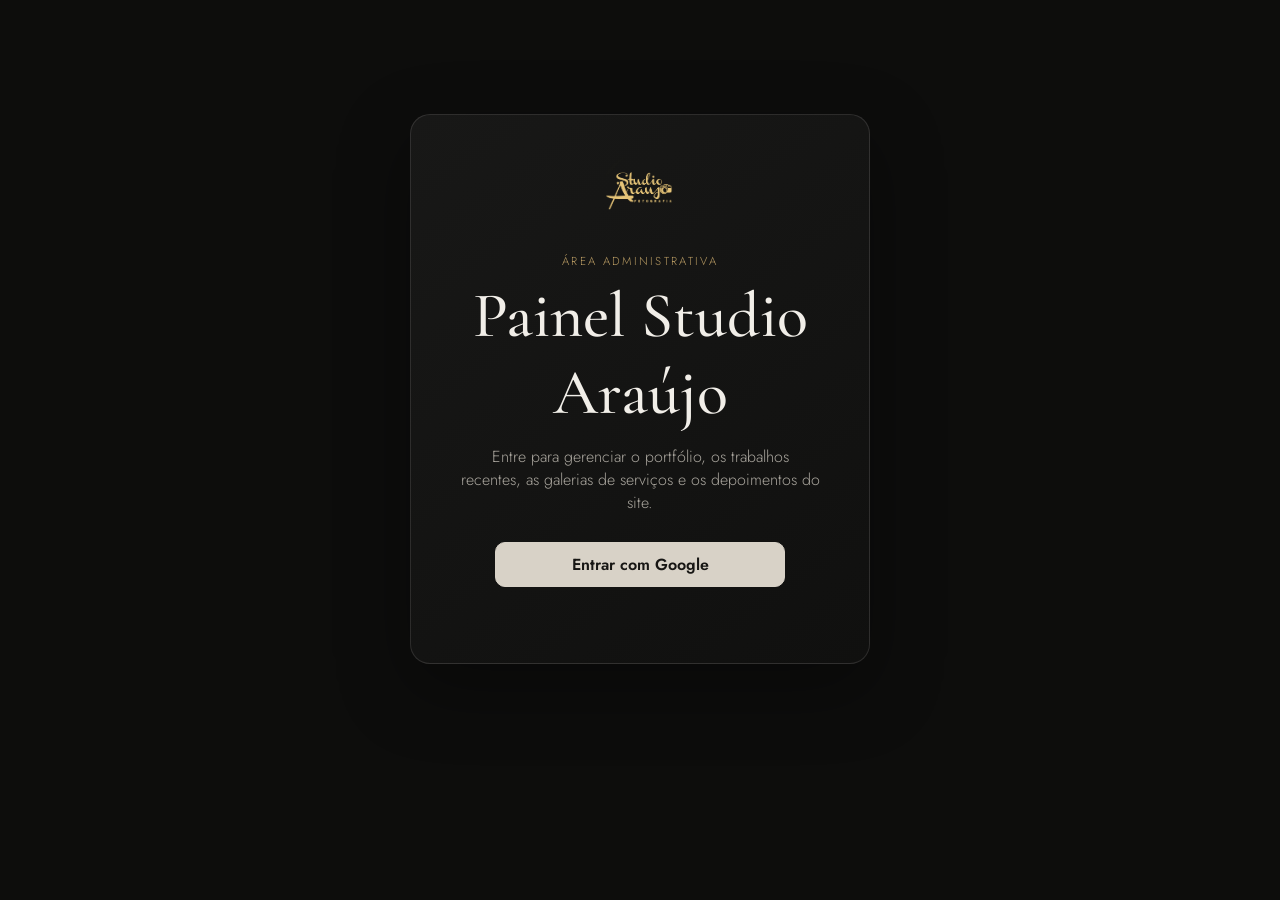
<file: admin.html>
<!DOCTYPE html>
<html lang="pt-BR">
<head>
  <meta charset="UTF-8">
  <meta name="viewport" content="width=device-width, initial-scale=1.0">
  <meta name="robots" content="noindex,nofollow">
  <title>Painel Administrativo | Studio Araújo</title>
  <link rel="preconnect" href="https://fonts.googleapis.com">
  <link rel="preconnect" href="https://fonts.gstatic.com" crossorigin>
  <link href="https://fonts.googleapis.com/css2?family=Cormorant+Garamond:wght@500;600&family=Jost:wght@300;400;500;600&display=swap" rel="stylesheet">
  <link rel="icon" type="image/svg+xml" href="favicon.svg">
  <link rel="stylesheet" href="admin.css?v=20260914-panel-polish">
  <link rel="stylesheet" href="admin-theme.css?v=20260914-neutral">
  <link rel="stylesheet" href="admin-workspace.css?v=20260915-v3">
</head>
<body>
  <main class="admin-shell">
    <section id="authView" class="auth-card">
      <img src="assets/logo-gold.png" alt="Studio Araújo Fotografia" class="auth-logo">
      <p class="eyebrow">Área administrativa</p>
      <h1>Painel Studio Araújo</h1>
      <p class="auth-copy">Entre para gerenciar o portfólio, os trabalhos recentes, as galerias de serviços e os depoimentos do site.</p>

      <button type="button" id="googleBtn" class="btn btn-primary">Entrar com Google</button>

      <div class="divider"><span>ou</span></div>
      <form id="loginForm" class="login-form">
        <label>E-mail
          <input id="loginEmail" type="email" autocomplete="email" value="michelearaujofotografia@gmail.com" required>
        </label>
        <label>Senha
          <input id="loginPassword" type="password" autocomplete="current-password" required>
        </label>
        <button class="btn" type="submit">Entrar com e-mail</button>
      </form>

      <div class="otp-login">
        <button type="button" id="otpStartBtn" class="btn btn-ghost otp-start">Entrar com código por e-mail</button>
        <form id="otpForm" class="otp-form" hidden>
          <p class="otp-copy">Enviaremos um código de acesso para o e-mail informado acima.</p>
          <label>Código de acesso
            <input id="otpCode" type="text" inputmode="numeric" autocomplete="one-time-code" maxlength="8" placeholder="Digite o código" required>
          </label>
          <button type="submit" id="otpConfirmBtn" class="btn">Confirmar código</button>
        </form>
      </div>
      <p id="authMsg" class="msg" role="status" aria-live="polite"></p>
    </section>

    <section id="panelView" class="panel" hidden>
      <header class="panel-header">
        <div>
          <p class="eyebrow">Studio Araújo</p>
          <h1>Painel administrativo</h1>
          <p class="section-copy">Gerencie os principais conteúdos publicados no site em um só lugar.</p>
          <p id="welcome" class="muted"></p>
        </div>
        <div class="header-actions">
          <div id="headerMediaStat" class="header-media-stat" aria-label="Total de mídias cadastradas">
            <small>Mídias</small><strong id="headerMediaStatValue">—</strong><span id="statTotal" hidden>—</span>
          </div>
          <a class="btn btn-ghost" href="/" target="_blank" rel="noopener">Ver site</a>
          <button type="button" id="logoutBtn" class="btn btn-ghost">Sair</button>
        </div>
      </header>

      <section class="admin-hub" aria-label="Áreas de gerenciamento">
        <button type="button" class="hub-card" data-overview-area="portfolio" aria-controls="uploadSection">
          <span class="hub-icon" aria-hidden="true">01</span>
          <strong>Portfólio</strong>
          <small>Fotos e vídeos que compõem o portfólio principal.</small>
          <span class="hub-link">Gerenciar conteúdo →</span>
        </button>
        <button type="button" class="hub-card" data-overview-area="recent" aria-controls="uploadSection">
          <span class="hub-icon" aria-hidden="true">02</span>
          <strong>Trabalhos recentes</strong>
          <small>Cadastre e organize os trabalhos exibidos na Home.</small>
          <span class="hub-link">Gerenciar conteúdo →</span>
        </button>
        <button type="button" class="hub-card" data-overview-area="servico" aria-controls="uploadSection">
          <span class="hub-icon" aria-hidden="true">03</span>
          <strong>Galerias de serviços</strong>
          <small>Mídias e capas abertas pelos cards de serviços.</small>
          <span class="hub-link">Gerenciar conteúdo →</span>
        </button>
        <button type="button" class="hub-card" id="openTestimonialsBtn" aria-controls="testimonialsAdmin">
          <span class="hub-icon" aria-hidden="true">04</span>
          <strong>Depoimentos</strong>
          <small>Revise, publique ou oculte depoimentos enviados pelo site.</small>
          <span class="hub-link">Gerenciar depoimentos →</span>
        </button>
      </section>

      <section id="testimonialsAdmin" class="testimonials-admin admin-section" hidden>
        <div class="section-heading">
          <div>
            <p class="eyebrow">Moderação</p>
            <h2>Depoimentos</h2>
            <p class="section-copy">Novos depoimentos ficam pendentes até serem aprovados.</p>
          </div>
          <div class="library-head-actions">
            <button type="button" id="refreshTestimonialsBtn" class="btn btn-ghost">Atualizar</button>
            <button type="button" id="closeTestimonialsBtn" class="btn btn-ghost">Fechar</button>
          </div>
        </div>
        <p id="testimonialAdminMsg" class="msg" role="status" aria-live="polite"></p>
        <div id="testimonialAdminGrid" class="testimonial-admin-grid"></div>
      </section>

      <section id="mediaOverview" class="media-overview legacy-overview" aria-live="polite" hidden>
        <div class="media-overview-head">
          <div>
            <p class="eyebrow">Visão geral</p>
            <h2 id="mediaOverviewTitle">Portfólio</h2>
            <p id="mediaOverviewCopy" class="section-copy">Uma visão rápida das mídias publicadas nesta área.</p>
          </div>
          <span id="mediaOverviewCount" class="overview-count">—</span>
        </div>
        <div id="mediaOverviewGrid" class="overview-grid"></div>
      </section>

      <section id="mediaEditorSection" class="workspace-editor admin-section" hidden></section>

      <section id="uploadSection" class="upload-card admin-section" hidden>
        <div class="section-heading upload-head">
          <div>
            <p class="eyebrow">Atualizar o site</p>
            <h2 id="workspaceUploadTitle">Enviar fotos ou vídeos</h2>
            <p id="uploadContextHelp" class="section-copy">Escolha uma área abaixo. O painel mostra apenas as pastas compatíveis com esse destino.</p>
          </div>
          <div class="upload-head-actions">
            <span class="upload-note">Fotos até 25 MB · Vídeos até 100 MB</span>
          </div>
        </div>

        <div class="upload-area-tabs" role="tablist" aria-label="Destino da nova mídia">
          <button type="button" class="upload-area-tab active" data-upload-area="portfolio" role="tab" aria-selected="true">Portfólio</button>
          <button type="button" class="upload-area-tab" data-upload-area="recent" role="tab" aria-selected="false">Trabalhos recentes</button>
          <button type="button" class="upload-area-tab" data-upload-area="servico" role="tab" aria-selected="false">Galeria de serviços</button>
        </div>
        <div id="recentUploadNotice" class="recent-upload-notice recent-work-mount" hidden>
          <div id="recentAdminMount"></div>
        </div>

        <div id="standardUploadFields">
        <div class="upload-grid">
          <label>Pasta / categoria
            <select id="uploadCategory"></select>
          </label>
          <label>Descrição <span class="muted">(opcional)</span>
            <input id="uploadAlt" type="text" maxlength="180" placeholder="Ex.: Noivos durante a cerimônia">
          </label>
        </div>

        <label class="dropzone" id="dropzone">
          <input id="fileInput" type="file" accept="image/jpeg,image/png,image/webp,image/avif,video/mp4,video/webm" multiple hidden>
          <span class="drop-icon" aria-hidden="true">＋</span>
          <strong>Selecionar fotos ou vídeos</strong>
          <span>ou arraste os arquivos para esta área</span>
          <small>JPG, PNG, WebP, AVIF, MP4 ou WebM</small>
        </label>

        <div id="uploadQueue" class="upload-queue" aria-live="polite"></div>
        <div class="upload-footer">
          <p id="uploadSummary" class="muted upload-summary">Nenhum arquivo selecionado.</p>
          <button type="button" id="uploadBtn" class="btn btn-primary" disabled>Enviar selecionadas</button>
        </div>
        </div>
      </section>

      <section id="workspaceMediaSection" class="workspace-media admin-section" hidden>
        <div class="section-heading workspace-media-head">
          <div>
            <p class="eyebrow">Mídias desta área</p>
            <h2 id="workspaceMediaTitle">Mídias</h2>
            <p id="workspaceMediaCopy" class="section-copy">As mídias aparecem agrupadas por galeria ou serviço.</p>
          </div>
          <div class="library-head-actions">
            <span id="workspaceMediaCount" class="overview-count">—</span>
            <button type="button" id="workspaceRefreshBtn" class="btn btn-ghost btn-small">Atualizar</button>
          </div>
        </div>
        <p id="workspaceMsg" class="msg" role="status" aria-live="polite"></p>
        <div id="workspaceMediaGroups" class="workspace-groups"></div>
      </section>

      <section id="librarySection" class="library admin-section" hidden>
        <div class="section-heading library-head">
          <div>
            <p class="eyebrow">Biblioteca</p>
            <h2>Mídias do site</h2>
            <p class="section-copy">Encontre uma mídia, altere sua categoria, ordem, visibilidade ou capa e salve somente o que mudou.</p>
          </div>
          <div class="library-head-actions">
            <button type="button" id="refreshBtn" class="btn btn-ghost">Atualizar biblioteca</button>
            <button type="button" id="closeLibraryBtn" class="btn btn-ghost">Fechar biblioteca</button>
          </div>
        </div>

        <div class="library-folders" id="libraryFolders">
          <button type="button" class="folder-card active" data-folder-area="all">
            <span class="folder-mark">⌂</span><span><strong>Todas as mídias</strong><small id="folderCountAll">—</small></span>
          </button>
          <button type="button" class="folder-card" data-folder-area="portfolio">
            <span class="folder-mark">P</span><span><strong>Portfólio</strong><small id="folderCountPortfolio">—</small></span>
          </button>
          <button type="button" class="folder-card" data-folder-area="recent">
            <span class="folder-mark">R</span><span><strong>Trabalhos recentes</strong><small id="folderCountRecent">—</small></span>
          </button>
          <button type="button" class="folder-card" data-folder-area="servico">
            <span class="folder-mark">S</span><span><strong>Galerias de serviços</strong><small id="folderCountServico">—</small></span>
          </button>
        </div>
        <div id="categoryFolders" class="category-folders" aria-live="polite"></div>

        <div class="library-toolbar">
          <label class="search-field">
            <span>Buscar</span>
            <input id="filterSearch" type="search" placeholder="Descrição ou categoria…" autocomplete="off">
          </label>
          <label>
            <span>Categoria</span>
            <select id="filterCategory"><option value="">Todas</option></select>
          </label>
          <label>
            <span>Tipo</span>
            <select id="filterType">
              <option value="">Fotos e vídeos</option>
              <option value="image">Somente fotos</option>
              <option value="video">Somente vídeos</option>
            </select>
          </label>
          <label>
            <span>Status</span>
            <select id="filterVisibility">
              <option value="">Todos</option>
              <option value="visible">Publicadas</option>
              <option value="hidden">Ocultas</option>
              <option value="cover">Capas</option>
            </select>
          </label>
          <label>
            <span>Ordenar</span>
            <select id="filterSort">
              <option value="site">Ordem do site</option>
              <option value="newest">Mais recentes</option>
              <option value="oldest">Mais antigas</option>
              <option value="category">Categoria</option>
            </select>
          </label>
        </div>

        <div class="library-status-row">
          <p id="libraryCount" class="muted"></p>
          <p id="libraryMsg" class="msg" role="status" aria-live="polite"></p>
        </div>
        <div id="imageGrid" class="image-grid"></div>
      </section>
    </section>
  </main>
  <script type="module" src="admin.js?v=20260915-workspace-v3"></script>
  <script type="module" src="admin-workspace.js?v=20260915-workspace-v3"></script>
</body>
</html>
</file>
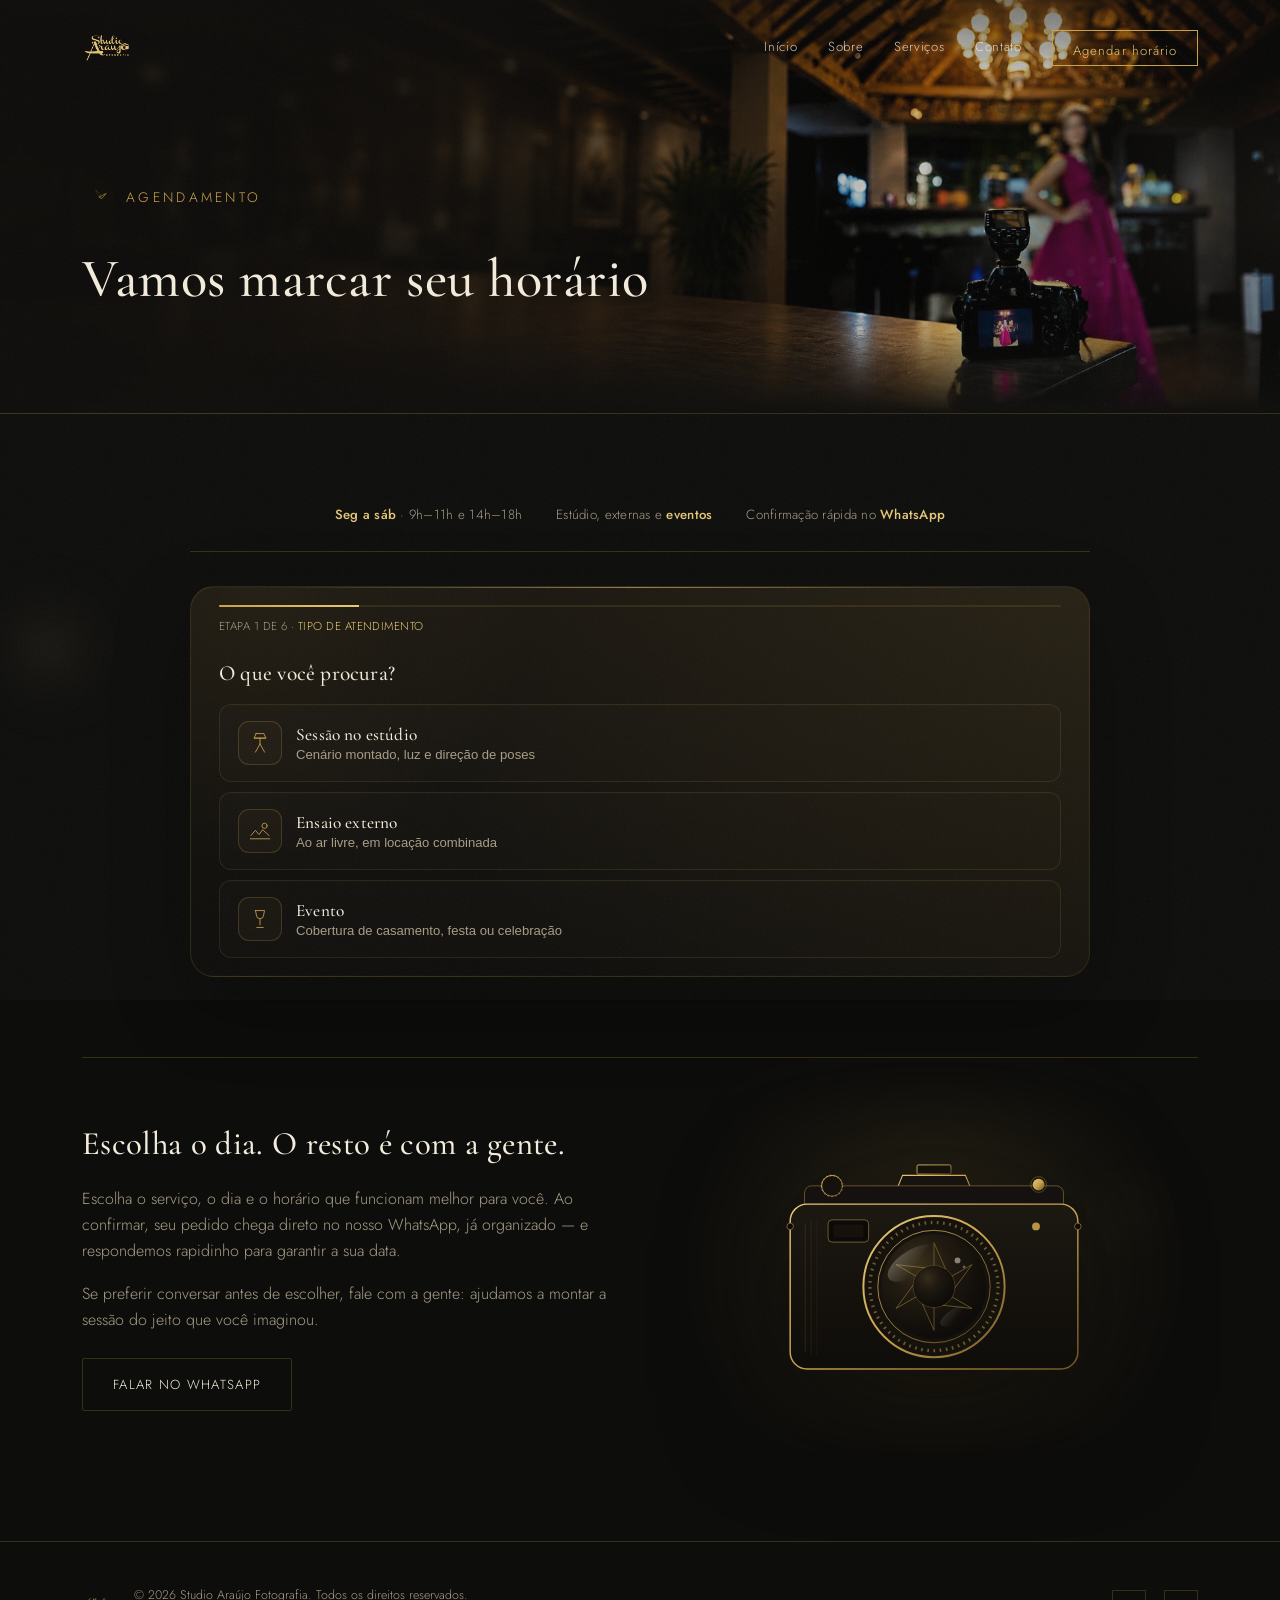
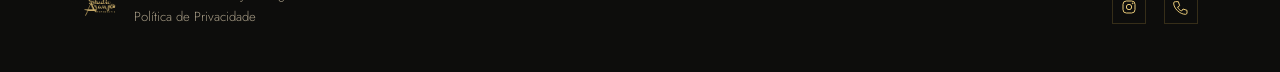
<file: agendamento.html>
<!DOCTYPE html>
<html lang="pt-BR">
<head>
<meta charset="UTF-8">
<meta name="viewport" content="width=device-width, initial-scale=1.0">
<title>Agendamento | Studio Araújo Fotografia</title>
<meta name="description" content="Agende sua sessão com o Studio Araújo Fotografia. Escolha o serviço, a data e o horário — resposta rápida pelo WhatsApp.">
<link rel="preconnect" href="https://fonts.googleapis.com">
<link rel="preconnect" href="https://fonts.gstatic.com" crossorigin>
<link href="https://fonts.googleapis.com/css2?family=Cormorant+Garamond:ital,wght@0,400;0,500;0,600;1,400;1,500&family=Jost:wght@300;400;500;600&display=swap" rel="stylesheet">
<link rel="stylesheet" href="styles.css">
<link rel="stylesheet" href="agendamento.css">
<!-- O hero é o maior elemento da primeira tela: baixá-lo cedo melhora o LCP.
     O media casa com o <source> do <picture>, então só um dos dois é buscado. -->
<link rel="preload" as="image" href="assets/hero-agendamento.jpg" media="(min-width:821px)" fetchpriority="high">
<link rel="preload" as="image" href="assets/hero-agendamento-mobile.jpg" media="(max-width:820px)" fetchpriority="high">
<link rel="icon" href="favicon.ico" sizes="any">
<link rel="icon" type="image/svg+xml" href="favicon.svg">
<link rel="icon" type="image/png" sizes="32x32" href="favicon-32x32.png">
<link rel="icon" type="image/png" sizes="16x16" href="favicon-16x16.png">
<link rel="apple-touch-icon" href="fav-180.png">
<link rel="manifest" href="site.webmanifest">
<meta property="og:type" content="website">
<meta property="og:title" content="Agendamento | Studio Araújo Fotografia">
<meta property="og:description" content="Agende sua sessão com o Studio Araújo Fotografia. Escolha o serviço, a data e o horário — resposta rápida pelo WhatsApp.">
<meta property="og:image" content="https://studioaraujo.com.br/assets/foto-casal.jpg">
<meta property="og:locale" content="pt_BR">
<meta name="twitter:card" content="summary_large_image">
<link rel="canonical" href="https://studioaraujo.com.br/agendamento.html">
<meta property="og:url" content="https://studioaraujo.com.br/agendamento.html">
<meta name="theme-color" content="#0e0d0b">
</head>
<body>

<header id="siteHeader">
  <div class="wrap">
    <nav>
      <a href="index.html" class="logo-mark">
        <img src="assets/logo-gold.png" width="716" height="724" alt="Studio Araújo Fotografia" class="logo-img" decoding="async">
      </a>
      <div class="nav-links" id="navLinks">
        <a href="index.html">Início</a>
        <a href="sobre.html">Sobre</a>
        <a href="servicos.html">Serviços</a>
        <a href="contato.html">Contato</a>
        <a href="agendamento.html" class="nav-cta active">Agendar horário</a>
      </div>
      <button class="burger" id="burger" aria-label="Abrir menu">
        <span></span><span></span><span></span>
      </button>
    </nav>
  </div>
</header>
<main>
  <section class="page-hero hero-agendamento">
    <div class="hero-photo" aria-hidden="true">
      <picture>
        <source media="(max-width:820px)" srcset="assets/hero-agendamento-mobile.jpg">
        <img src="assets/hero-agendamento.jpg" alt="" fetchpriority="high" decoding="async">
      </picture>
    </div>
    <div class="wrap">
      <div class="eyebrow">
        <svg class="aperture closed" viewBox="0 0 100 100" fill="none" xmlns="http://www.w3.org/2000/svg">
            <g stroke="currentColor" stroke-width="2">
              <path d="M50 8 L64 40 L50 50 Z"/>
              <path d="M92 50 L60 64 L50 50 Z" transform="rotate(60 50 50)"/>
              <path d="M92 50 L60 64 L50 50 Z" transform="rotate(120 50 50)"/>
              <path d="M92 50 L60 64 L50 50 Z" transform="rotate(180 50 50)"/>
              <path d="M92 50 L60 64 L50 50 Z" transform="rotate(240 50 50)"/>
              <path d="M92 50 L60 64 L50 50 Z" transform="rotate(300 50 50)"/>
            </g>
          </svg>
        Agendamento
      </div>
      <h1>Vamos marcar seu horário</h1>
    </div>
  </section>

  <section class="tight">
    <div class="wrap">
      <div class="agenda-layout">

        <!-- O essencial fica à vista na hora de decidir -->
        <div class="agenda-selos reveal">
          <span><b>Seg a sáb</b> · 9h–11h e 14h–18h</span>
          <span>Estúdio, externas e <b>eventos</b></span>
          <span>Confirmação rápida no <b>WhatsApp</b></span>
        </div>

        <!-- O formulário abre a página, sem nada antes dele -->
        <div class="agenda-painel">
<div class="booking-panel reveal" id="bkPanel">
          <div class="booking-glow"></div>

          <div class="bk-progresso">
            <div class="bk-barra"><i id="bkBarra"></i></div>
            <p class="bk-passo"><span id="bkPassoNum">Etapa 1 de 6</span> · <span id="bkPassoNome">Tipo de atendimento</span></p>
          </div>

          <div class="bk-corpo">
          <!-- 1 · TIPO DE ATENDIMENTO -->
          <section class="bk-etapa" data-etapa="1">
            <span class="booking-label">O que você procura?</span>
            <div class="bk-tipos" id="bkTipos" role="radiogroup" aria-label="Tipo de atendimento"></div>
          </section>

          <!-- 2 · SERVIÇO -->
          <section class="bk-etapa" data-etapa="2" hidden>
            <span class="booking-label" id="bkServicoLabel">Escolha a sessão</span>
            <div class="bk-servicos" id="bkServicos" role="radiogroup" aria-labelledby="bkServicoLabel"></div>
          </section>

          <!-- 3 · PACOTE -->
          <section class="bk-etapa" data-etapa="3" hidden>
            <p class="bk-escolhido">Pacotes para <strong id="bkEscolhidoNome"></strong><span id="bkEscolhidoMeta"></span><button type="button" class="bk-trocar" id="bkTrocar">trocar</button></p>
            <span class="booking-label" id="bkPacotesLabel">Escolha o pacote</span>
            <div class="bk-pacotes" id="bkPacotes"></div>
          </section>

          <!-- 3 · DATA E HORÁRIO -->
          <section class="bk-etapa" data-etapa="4" hidden>
            <span class="booking-label">Escolha o dia</span>
            <div class="bk-cal">
              <div class="bk-cal-topo">
                <button type="button" class="bk-cal-nav" id="bkMesAnt" aria-label="Mês anterior">
                  <svg viewBox="0 0 24 24" fill="none" stroke="currentColor" stroke-width="1.6" aria-hidden="true"><path d="M15 6l-6 6 6 6"/></svg>
                </button>
                <strong id="bkMesNome" aria-live="polite"></strong>
                <button type="button" class="bk-cal-nav" id="bkMesProx" aria-label="Próximo mês">
                  <svg viewBox="0 0 24 24" fill="none" stroke="currentColor" stroke-width="1.6" aria-hidden="true"><path d="M9 6l6 6-6 6"/></svg>
                </button>
              </div>
              <div class="bk-cal-sem" aria-hidden="true">
                <span>D</span><span>S</span><span>T</span><span>Q</span><span>Q</span><span>S</span><span>S</span>
              </div>
              <div class="bk-cal-dias" id="bkDias" role="grid" aria-label="Dias disponíveis"></div>
              <p class="bk-legenda">
                <i class="livre"></i> Disponível
                <i class="cheio"></i> Sem vaga
              </p>
            </div>
            <div id="bkHorarioBloco">
              <span class="booking-label" style="margin-top:26px;">Qual horário prefere?</span>
              <div class="slot-grid" id="bkSlots"></div>
              <p class="booking-hint" id="bkSlotHint"></p>
            </div>
            <p class="booking-hint" id="bkCombinarHint" hidden>Para este tipo de atendimento o horário é combinado com você pelo WhatsApp, conforme a programação do dia.</p>
          </section>

          <!-- 4 · SEUS DADOS -->
          <section class="bk-etapa" data-etapa="5" hidden>
            <div class="booking-step">
              <label class="booking-label" for="bkName">Seu nome</label>
              <input type="text" id="bkName" class="booking-input" placeholder="Como podemos te chamar?" maxlength="60" autocomplete="name">
            </div>
            <div class="booking-step">
              <label class="booking-label" for="bkFone">Seu WhatsApp</label>
              <input type="tel" id="bkFone" class="booking-input" placeholder="(88) 90000-0000" maxlength="16" inputmode="numeric" autocomplete="tel">
              <p class="booking-hint">Guardamos o contato para confirmar a data com você.</p>
            </div>
            <div class="booking-step" id="bkLocalBloco" hidden>
              <label class="booking-label" for="bkLocal">Onde será?</label>
              <input type="text" id="bkLocal" class="booking-input" placeholder="Bairro, cidade ou nome do local" maxlength="90">
            </div>
            <div class="booking-step">
              <label class="booking-label" for="bkNote">Alguma observação? <em>(opcional)</em></label>
              <input type="text" id="bkNote" class="booking-input" placeholder="Ex.: sessão para 2 pessoas, tema natalino..." maxlength="140">
            </div>
            <p class="aviso-privacidade">Usamos esses dados só para confirmar sua sessão pelo WhatsApp — nada é enviado antes de você apertar enviar. Veja a <a href="privacidade.html" target="_blank" rel="noopener">Política de Privacidade</a>.</p>
          </section>

          <!-- 5 · REVISÃO -->
          <section class="bk-etapa" data-etapa="6" hidden>
            <span class="booking-label">Confira antes de enviar</span>
            <div class="bk-revisao" id="bkRevisao"></div>
            <p class="bk-sinal" id="bkSinal" hidden></p>
          </section>
          </div>

          <div class="bk-nav">
            <button type="button" class="bk-voltar" id="bkVoltar" hidden>Voltar</button>
            <button type="button" class="btn btn-solid bk-avancar" id="bkEnviar" hidden disabled>Continuar</button>
          </div>
        </div>
        </div>

        <!-- Apresentação e câmera passaram para o fim da página -->
        <div class="agenda-rodape reveal">
          <div class="agenda-rodape-texto">
            <h2>Escolha o dia. O resto é com a gente.</h2>
            <p>Escolha o serviço, o dia e o horário que funcionam melhor para você. Ao confirmar, seu pedido chega direto no nosso WhatsApp, já organizado — e respondemos rapidinho para garantir a sua data.</p>
            <p>Se preferir conversar antes de escolher, fale com a gente: ajudamos a montar a sessão do jeito que você imaginou.</p>
            <a href="https://wa.me/5588981886579" target="_blank" rel="noopener" class="btn btn-outline">Falar no WhatsApp</a>
          </div>
          <div class="agenda-rodape-cam">
<div class="agenda-logo">
            <div class="lens-glow"></div>
            <svg class="lens" viewBox="0 0 520 420" fill="none" xmlns="http://www.w3.org/2000/svg">
            <defs>
              <linearGradient id="rimGold" x1="0" y1="0" x2="1" y2="1">
                <stop offset="0" stop-color="#e6c878"/>
                <stop offset="0.5" stop-color="#c9a24b"/>
                <stop offset="1" stop-color="#6e5526"/>
              </linearGradient>
              <radialGradient id="glass" cx="0.35" cy="0.3" r="0.85">
                <stop offset="0" stop-color="#3b301b"/>
                <stop offset="0.35" stop-color="#201a11"/>
                <stop offset="0.7" stop-color="#120f0b"/>
                <stop offset="1" stop-color="#0a0908"/>
              </radialGradient>
              <linearGradient id="glare" x1="0" y1="0" x2="1" y2="1">
                <stop offset="0" stop-color="#f3ecdc" stop-opacity="0.35"/>
                <stop offset="0.6" stop-color="#f3ecdc" stop-opacity="0"/>
              </linearGradient>
              <linearGradient id="bodyShade" x1="0" y1="0" x2="0" y2="1">
                <stop offset="0" stop-color="#1c1812"/>
                <stop offset="0.5" stop-color="#15120d"/>
                <stop offset="1" stop-color="#0f0d0a"/>
              </linearGradient>
            </defs>

            <!-- sapata e prisma no topo -->
            <rect x="234" y="58" width="52" height="14" rx="2" stroke="url(#rimGold)" stroke-width="1.3" fill="#15120d"/>
            <path d="M196 112 L212 74 H308 L324 112 Z" fill="#17140f" stroke="url(#rimGold)" stroke-width="1.6"/>

            <!-- placa superior com botão e seletor -->
            <rect x="62" y="90" width="396" height="36" rx="11" fill="#141110" stroke="#c9a24b" stroke-opacity="0.55" stroke-width="1.2"/>
            <circle cx="104" cy="90" r="16" fill="#15120d" stroke="url(#rimGold)" stroke-width="1.4"/>
            <circle cx="104" cy="90" r="16" stroke="#c9a24b" stroke-opacity="0.5" stroke-width="3" stroke-dasharray="1.5 4.5"/>
            <circle cx="420" cy="88" r="9" fill="url(#rimGold)"/>
            <circle cx="420" cy="88" r="12" stroke="#c9a24b" stroke-opacity="0.45" stroke-width="1.2"/>

            <!-- corpo da câmera -->
            <rect x="40" y="118" width="440" height="252" rx="26" fill="url(#bodyShade)" stroke="url(#rimGold)" stroke-width="2.2"/>

            <!-- alças laterais -->
            <circle cx="40" cy="152" r="5" stroke="#c9a24b" stroke-opacity="0.6" stroke-width="1.4" fill="#0c0a08"/>
            <circle cx="480" cy="152" r="5" stroke="#c9a24b" stroke-opacity="0.6" stroke-width="1.4" fill="#0c0a08"/>

            <!-- empunhadura texturizada -->
            <path d="M63 148 v196" stroke="#c9a24b" stroke-opacity="0.22" stroke-width="1"/>
            <path d="M72 144 v204" stroke="#c9a24b" stroke-opacity="0.16" stroke-width="1"/>
            <path d="M81 142 v208" stroke="#c9a24b" stroke-opacity="0.1" stroke-width="1"/>

            <!-- janela do visor -->
            <rect x="98" y="142" width="62" height="34" rx="6" fill="#0c0a08" stroke="#c9a24b" stroke-opacity="0.6" stroke-width="1.3"/>
            <rect x="106" y="149" width="46" height="20" rx="3" fill="#17130c" opacity="0.9"/>

            <!-- ponto de marca -->
            <circle cx="416" cy="152" r="6" fill="#c9a24b" opacity="0.9"/>

            <!-- objetiva -->
            <circle cx="260" cy="244" r="108" fill="#15120d" stroke="url(#rimGold)" stroke-width="3"/>
            <circle cx="260" cy="244" r="98" stroke="#c9a24b" stroke-opacity="0.5" stroke-width="5" stroke-dasharray="2.5 7"/>
            <circle cx="260" cy="244" r="86" stroke="url(#rimGold)" stroke-width="1.3" opacity="0.85"/>
            <circle cx="260" cy="244" r="80" fill="url(#glass)"/>

            <!-- lâminas do diafragma -->
            <g class="lens-blades" stroke="#c9a24b" stroke-width="1.1" opacity="0.55">
              <path d="M260 177 L282.4 228 L260 244 Z"/>
              <path d="M260 177 L282.4 228 L260 244 Z" transform="rotate(60 260 244)"/>
              <path d="M260 177 L282.4 228 L260 244 Z" transform="rotate(120 260 244)"/>
              <path d="M260 177 L282.4 228 L260 244 Z" transform="rotate(180 260 244)"/>
              <path d="M260 177 L282.4 228 L260 244 Z" transform="rotate(240 260 244)"/>
              <path d="M260 177 L282.4 228 L260 244 Z" transform="rotate(300 260 244)"/>
            </g>

            <!-- elemento central da lente -->
            <circle cx="260" cy="244" r="32" fill="#0c0a08" stroke="#c9a24b" stroke-opacity="0.5" stroke-width="0.8"/>
            <circle cx="260" cy="244" r="31" fill="url(#glass)" opacity="0.9"/>

            <!-- reflexos de vidro -->
            <ellipse cx="228" cy="208" rx="44" ry="20" fill="url(#glare)" transform="rotate(-32 228 208)"/>
            <ellipse cx="294" cy="288" rx="28" ry="11" fill="url(#glare)" opacity="0.4" transform="rotate(-32 294 288)"/>
            <circle cx="296" cy="204" r="4.5" fill="#f3ecdc" opacity="0.5"/>
            <circle cx="306" cy="214" r="2.2" fill="#f3ecdc" opacity="0.35"/>
          </svg>
          </div>
          </div>
        </div>

      </div>
    </div>
  </section>
</main>

<footer>
  <div class="wrap footer-inner">
    <div style="display:flex; align-items:center; gap:16px;">
      <img src="assets/logo-gold.png" width="716" height="724" alt="Studio Araújo Fotografia" style="height:36px; width:auto; opacity:0.85;" loading="lazy" decoding="async">
      <p>© <span id="year"></span> Studio Araújo Fotografia. Todos os direitos reservados.<br>
        <a href="privacidade.html" class="footer-link">Política de Privacidade</a></p>
    </div>
    <div class="social">
      <a href="https://www.instagram.com/studioaraujofoto" target="_blank" rel="noopener" aria-label="Instagram">
        <svg viewBox="0 0 24 24" fill="none" stroke="currentColor" stroke-width="1.5"><rect pathLength="1" x="3" y="3" width="18" height="18" rx="5"/><circle pathLength="1" cx="12" cy="12" r="4"/><circle pathLength="1" cx="17.5" cy="6.5" r="0.6" fill="currentColor"/></svg>
      </a>
      <a href="https://wa.me/5588981886579" target="_blank" rel="noopener" aria-label="WhatsApp">
        <svg viewBox="0 0 24 24" fill="none" stroke="currentColor" stroke-width="1.5"><path pathLength="1" d="M4 4h4l2 6-3 2c1 3 3 5 6 6l2-3 6 2v4c0 1-1 2-2 2C10 23 1 14 1 6c0-1 1-2 2-2z"/></svg>
      </a>
    </div>
  </div>
</footer>

<script src="script.js"></script>
<script src="dados-servicos.js"></script>
<script src="agenda.js"></script>
</body>
</html>
</file>
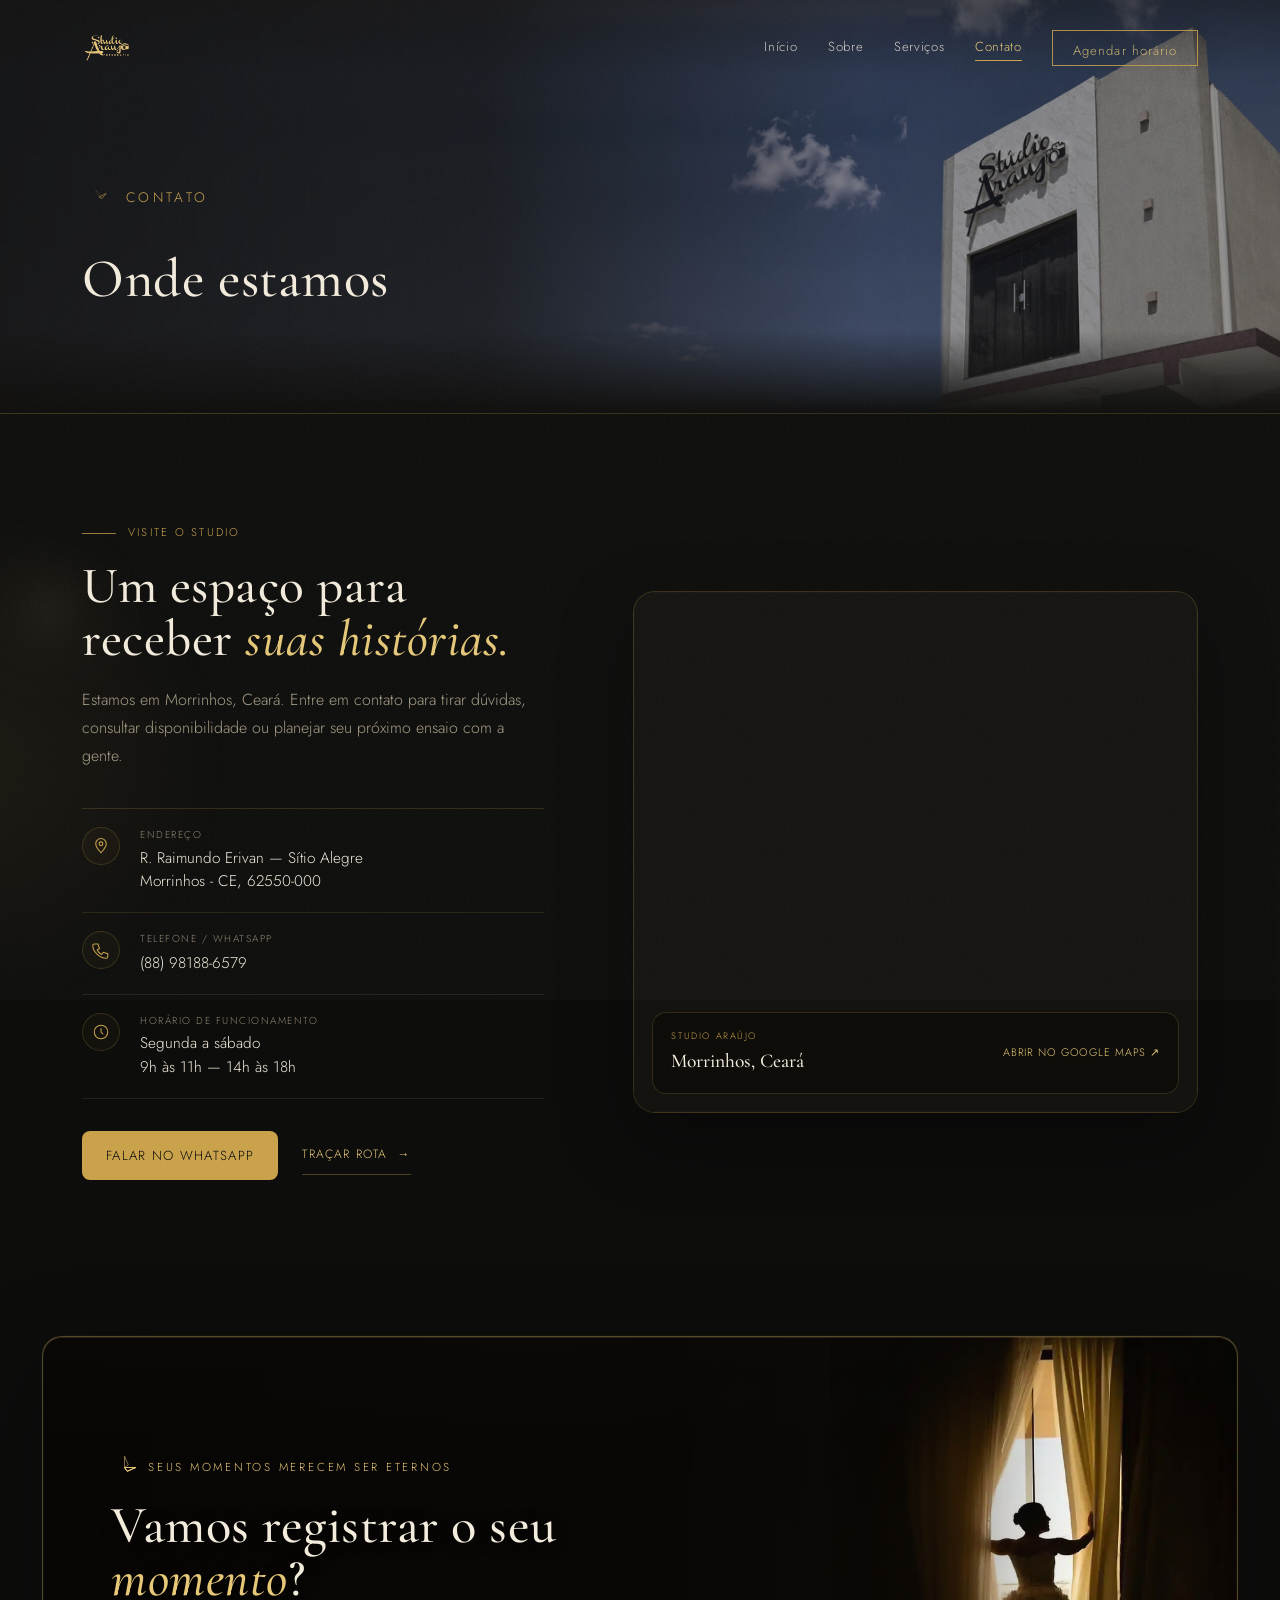
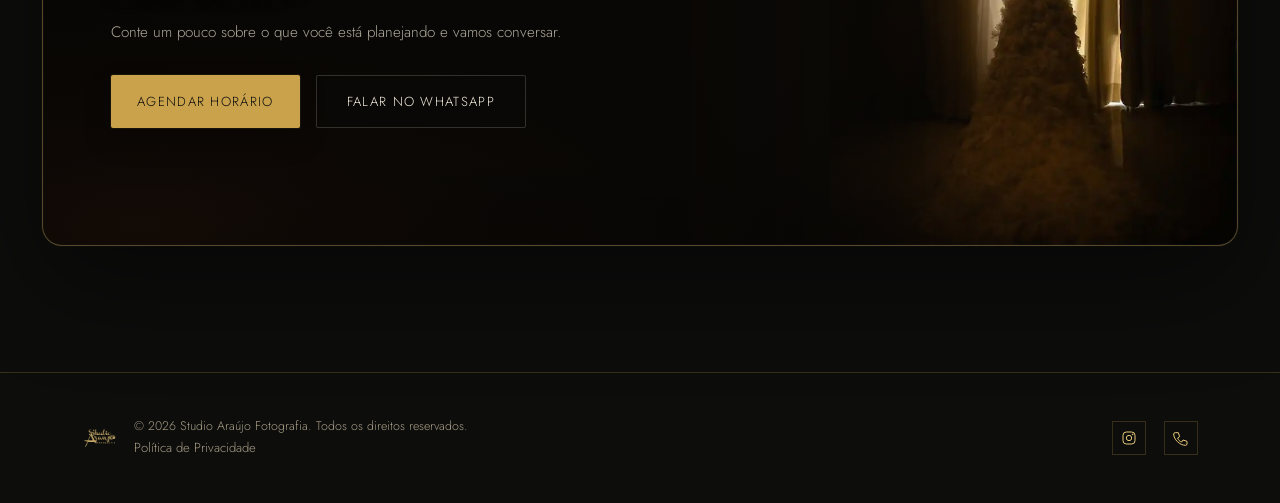
<file: contato.html>
<!DOCTYPE html>
<html lang="pt-BR">
<head>
<meta charset="UTF-8">
<meta name="viewport" content="width=device-width, initial-scale=1.0">
<title>Contato | Studio Araújo Fotografia</title>
<meta name="description" content="Endereço, telefone e WhatsApp do Studio Araújo Fotografia, em Morrinhos - CE.">
<link rel="preconnect" href="https://fonts.googleapis.com">
<link rel="preconnect" href="https://fonts.gstatic.com" crossorigin>
<link href="https://fonts.googleapis.com/css2?family=Cormorant+Garamond:ital,wght@0,400;0,500;0,600;1,400;1,500&family=Jost:wght@300;400;500;600&display=swap" rel="stylesheet">
<link rel="stylesheet" href="styles.css">
<link rel="stylesheet" href="contato.css">
<!-- O hero é o maior elemento da primeira tela: baixá-lo cedo melhora o LCP.
     O media casa com o <source> do <picture>, então só um dos dois é buscado. -->
<link rel="preload" as="image" href="assets/hero-contato.jpg" media="(min-width:821px)" fetchpriority="high">
<link rel="preload" as="image" href="assets/hero-contato-mobile.jpg" media="(max-width:820px)" fetchpriority="high">
<link rel="icon" href="favicon.ico" sizes="any">
<link rel="icon" type="image/svg+xml" href="favicon.svg">
<link rel="icon" type="image/png" sizes="32x32" href="favicon-32x32.png">
<link rel="icon" type="image/png" sizes="16x16" href="favicon-16x16.png">
<link rel="apple-touch-icon" href="fav-180.png">
<link rel="manifest" href="site.webmanifest">
<meta property="og:type" content="website">
<meta property="og:title" content="Contato | Studio Araújo Fotografia">
<meta property="og:description" content="Endereço, telefone e WhatsApp do Studio Araújo Fotografia, em Morrinhos - CE.">
<meta property="og:image" content="https://studioaraujo.com.br/assets/foto-casal.jpg">
<meta property="og:locale" content="pt_BR">
<meta name="twitter:card" content="summary_large_image">
<link rel="canonical" href="https://studioaraujo.com.br/contato.html">
<meta property="og:url" content="https://studioaraujo.com.br/contato.html">
<meta name="theme-color" content="#0e0d0b">
</head>
<body>

<header id="siteHeader">
  <div class="wrap">
    <nav>
      <a href="index.html" class="logo-mark">
        <img src="assets/logo-gold.png" width="716" height="724" alt="Studio Araújo Fotografia" class="logo-img" decoding="async">
      </a>
      <div class="nav-links" id="navLinks">
        <a href="index.html">Início</a>
        <a href="sobre.html">Sobre</a>
        <a href="servicos.html">Serviços</a>
        <a href="contato.html" class="active">Contato</a>
        <a href="agendamento.html" class="nav-cta">Agendar horário</a>
      </div>
      <button class="burger" id="burger" aria-label="Abrir menu">
        <span></span><span></span><span></span>
      </button>
    </nav>
  </div>
</header>
<main>
  <section class="page-hero hero-contato">
    <div class="hero-photo" aria-hidden="true">
      <picture>
        <source media="(max-width:820px)" srcset="assets/hero-contato-mobile.jpg">
        <img src="assets/hero-contato.jpg" alt="" fetchpriority="high" decoding="async">
      </picture>
    </div>
    <div class="wrap">
      <div class="eyebrow">
        <svg class="aperture closed" viewBox="0 0 100 100" fill="none" xmlns="http://www.w3.org/2000/svg">
            <g stroke="currentColor" stroke-width="2">
              <path d="M50 8 L64 40 L50 50 Z"/>
              <path d="M92 50 L60 64 L50 50 Z" transform="rotate(60 50 50)"/>
              <path d="M92 50 L60 64 L50 50 Z" transform="rotate(120 50 50)"/>
              <path d="M92 50 L60 64 L50 50 Z" transform="rotate(180 50 50)"/>
              <path d="M92 50 L60 64 L50 50 Z" transform="rotate(240 50 50)"/>
              <path d="M92 50 L60 64 L50 50 Z" transform="rotate(300 50 50)"/>
            </g>
          </svg>
        Contato
      </div>
      <h1>Onde estamos</h1>
    </div>
  </section>

  <section class="contact-premium-section">
    <div class="wrap">
      <div class="contact-premium-grid reveal">
        <div class="contact-copy">
          <div class="contact-kicker"><span></span>Visite o Studio</div>
          <h2>Um espaço para receber <em>suas histórias.</em></h2>
          <p class="contact-lede">Estamos em Morrinhos, Ceará. Entre em contato para tirar dúvidas, consultar disponibilidade ou planejar seu próximo ensaio com a gente.</p>

          <div class="contact-details">
            <div class="contact-detail">
              <span class="contact-detail-icon" aria-hidden="true">
                <svg viewBox="0 0 24 24" fill="none" stroke="currentColor" stroke-width="1.4"><path d="M12 21s7-7.5 7-12a7 7 0 10-14 0c0 4.5 7 12 7 12z"/><circle cx="12" cy="9" r="2.5"/></svg>
              </span>
              <div>
                <span class="contact-detail-label">Endereço</span>
                <p>R. Raimundo Erivan — Sítio Alegre<br>Morrinhos - CE, 62550-000</p>
              </div>
            </div>

            <div class="contact-detail">
              <span class="contact-detail-icon" aria-hidden="true">
                <svg viewBox="0 0 24 24" fill="none" stroke="currentColor" stroke-width="1.4"><path d="M4 4h4l2 6-3 2c1 3 3 5 6 6l2-3 6 2v4c0 1-1 2-2 2C10 23 1 14 1 6c0-1 1-2 2-2z"/></svg>
              </span>
              <div>
                <span class="contact-detail-label">Telefone / WhatsApp</span>
                <a href="https://wa.me/5588981886579" target="_blank" rel="noopener">(88) 98188-6579</a>
              </div>
            </div>

            <div class="contact-detail">
              <span class="contact-detail-icon" aria-hidden="true">
                <svg viewBox="0 0 24 24" fill="none" stroke="currentColor" stroke-width="1.4"><circle cx="12" cy="12" r="9"/><path d="M12 7v5l3 3"/></svg>
              </span>
              <div>
                <span class="contact-detail-label">Horário de funcionamento</span>
                <p>Segunda a sábado<br>9h às 11h — 14h às 18h</p>
              </div>
            </div>
          </div>

          <div class="contact-actions">
            <a href="https://wa.me/5588981886579" target="_blank" rel="noopener" class="btn btn-solid contact-whatsapp">Falar no WhatsApp</a>
            <a href="https://www.google.com/maps/dir/?api=1&destination=-3.316374,-40.014410" target="_blank" rel="noopener" class="contact-route-link">Traçar rota <span aria-hidden="true">→</span></a>
          </div>
        </div>

        <div class="contact-map-card">
          <div class="contact-map-frame">
            <iframe
              src="https://www.google.com/maps?q=-3.316374,-40.014410&z=16&output=embed"
              loading="lazy"
              referrerpolicy="no-referrer-when-downgrade"
              title="Localização do Studio Araújo Fotografia">
            </iframe>
          </div>
          <div class="contact-map-caption">
            <div>
              <span>Studio Araújo</span>
              <strong>Morrinhos, Ceará</strong>
            </div>
            <a href="https://www.google.com/maps/dir/?api=1&destination=-3.316374,-40.014410" target="_blank" rel="noopener">Abrir no Google Maps <span aria-hidden="true">↗</span></a>
          </div>
        </div>
      </div>
    </div>
  </section>
</main>


<!-- CTA FINAL -->
<section class="cta-band">
  <div class="wrap">
    <div class="cta-panel reveal">
      <div class="eyebrow">
        <svg class="aperture closed" viewBox="0 0 100 100" fill="none" xmlns="http://www.w3.org/2000/svg">
            <g stroke="currentColor" stroke-width="2">
              <path d="M50 8 L64 40 L50 50 Z"/>
              <path d="M92 50 L60 64 L50 50 Z" transform="rotate(60 50 50)"/>
              <path d="M92 50 L60 64 L50 50 Z" transform="rotate(120 50 50)"/>
              <path d="M92 50 L60 64 L50 50 Z" transform="rotate(180 50 50)"/>
              <path d="M92 50 L60 64 L50 50 Z" transform="rotate(240 50 50)"/>
              <path d="M92 50 L60 64 L50 50 Z" transform="rotate(300 50 50)"/>
            </g>
          </svg>
        Vamos conversar?
      </div>
      <h2>Pronto para eternizar o seu <em>próximo capítulo</em>?</h2>
      <p>A agenda do estúdio está aberta. Escolha a data e deixe o resto com a gente.</p>
      <div class="cta-actions">
        <a href="agendamento.html" class="btn btn-solid">Agendar horário</a>
        <a href="https://wa.me/5588981886579" target="_blank" rel="noopener" class="btn btn-outline">Falar no WhatsApp</a>
      </div>
    </div>
  </div>
</section>

<footer>
  <div class="wrap footer-inner">
    <div style="display:flex; align-items:center; gap:16px;">
      <img src="assets/logo-gold.png" width="716" height="724" alt="Studio Araújo Fotografia" style="height:36px; width:auto; opacity:0.85;" loading="lazy" decoding="async">
      <p>© <span id="year"></span> Studio Araújo Fotografia. Todos os direitos reservados.<br>
        <a href="privacidade.html" class="footer-link">Política de Privacidade</a></p>
    </div>
    <div class="social">
      <a href="https://www.instagram.com/studioaraujofoto" target="_blank" rel="noopener" aria-label="Instagram">
        <svg viewBox="0 0 24 24" fill="none" stroke="currentColor" stroke-width="1.5"><rect pathLength="1" x="3" y="3" width="18" height="18" rx="5"/><circle pathLength="1" cx="12" cy="12" r="4"/><circle pathLength="1" cx="17.5" cy="6.5" r="0.6" fill="currentColor"/></svg>
      </a>
      <a href="https://wa.me/5588981886579" target="_blank" rel="noopener" aria-label="WhatsApp">
        <svg viewBox="0 0 24 24" fill="none" stroke="currentColor" stroke-width="1.5"><path pathLength="1" d="M4 4h4l2 6-3 2c1 3 3 5 6 6l2-3 6 2v4c0 1-1 2-2 2C10 23 1 14 1 6c0-1 1-2 2-2z"/></svg>
      </a>
    </div>
  </div>
</footer>

<script src="script.js"></script>
</body>
</html>
</file>
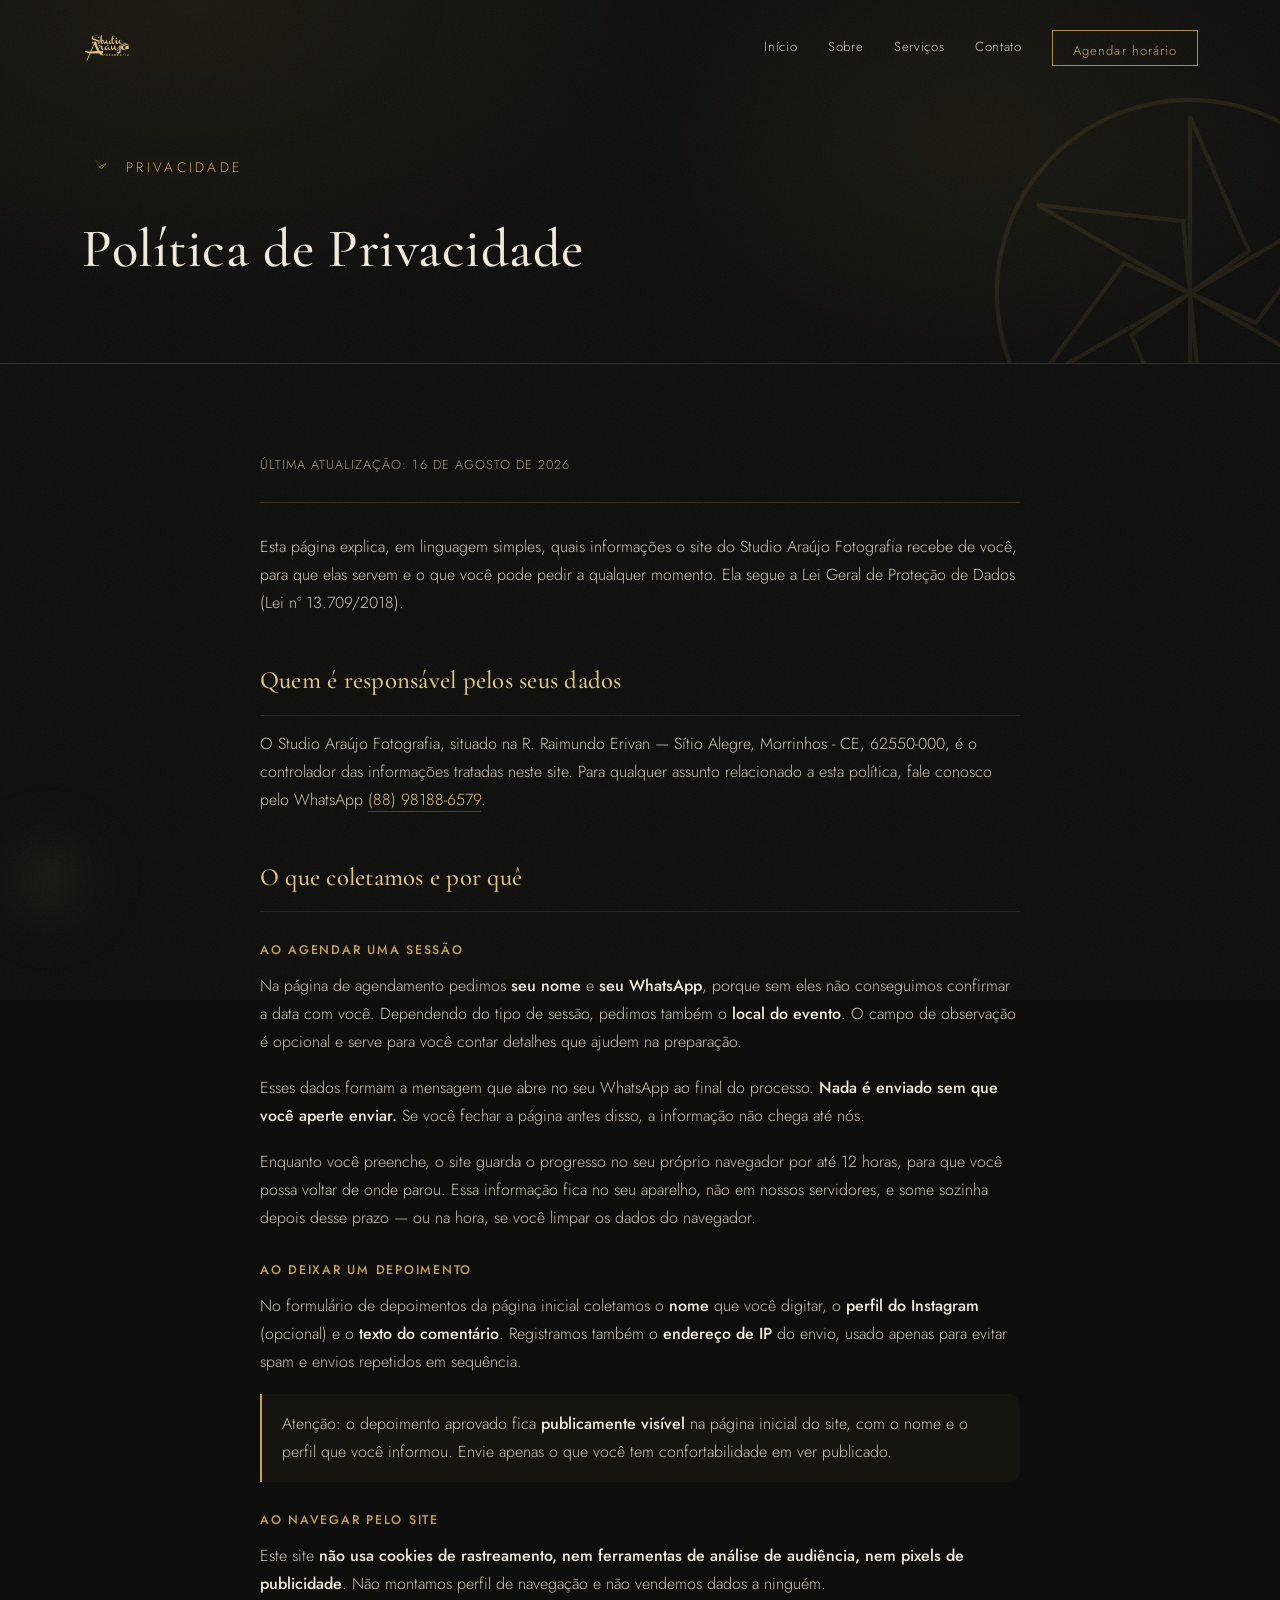
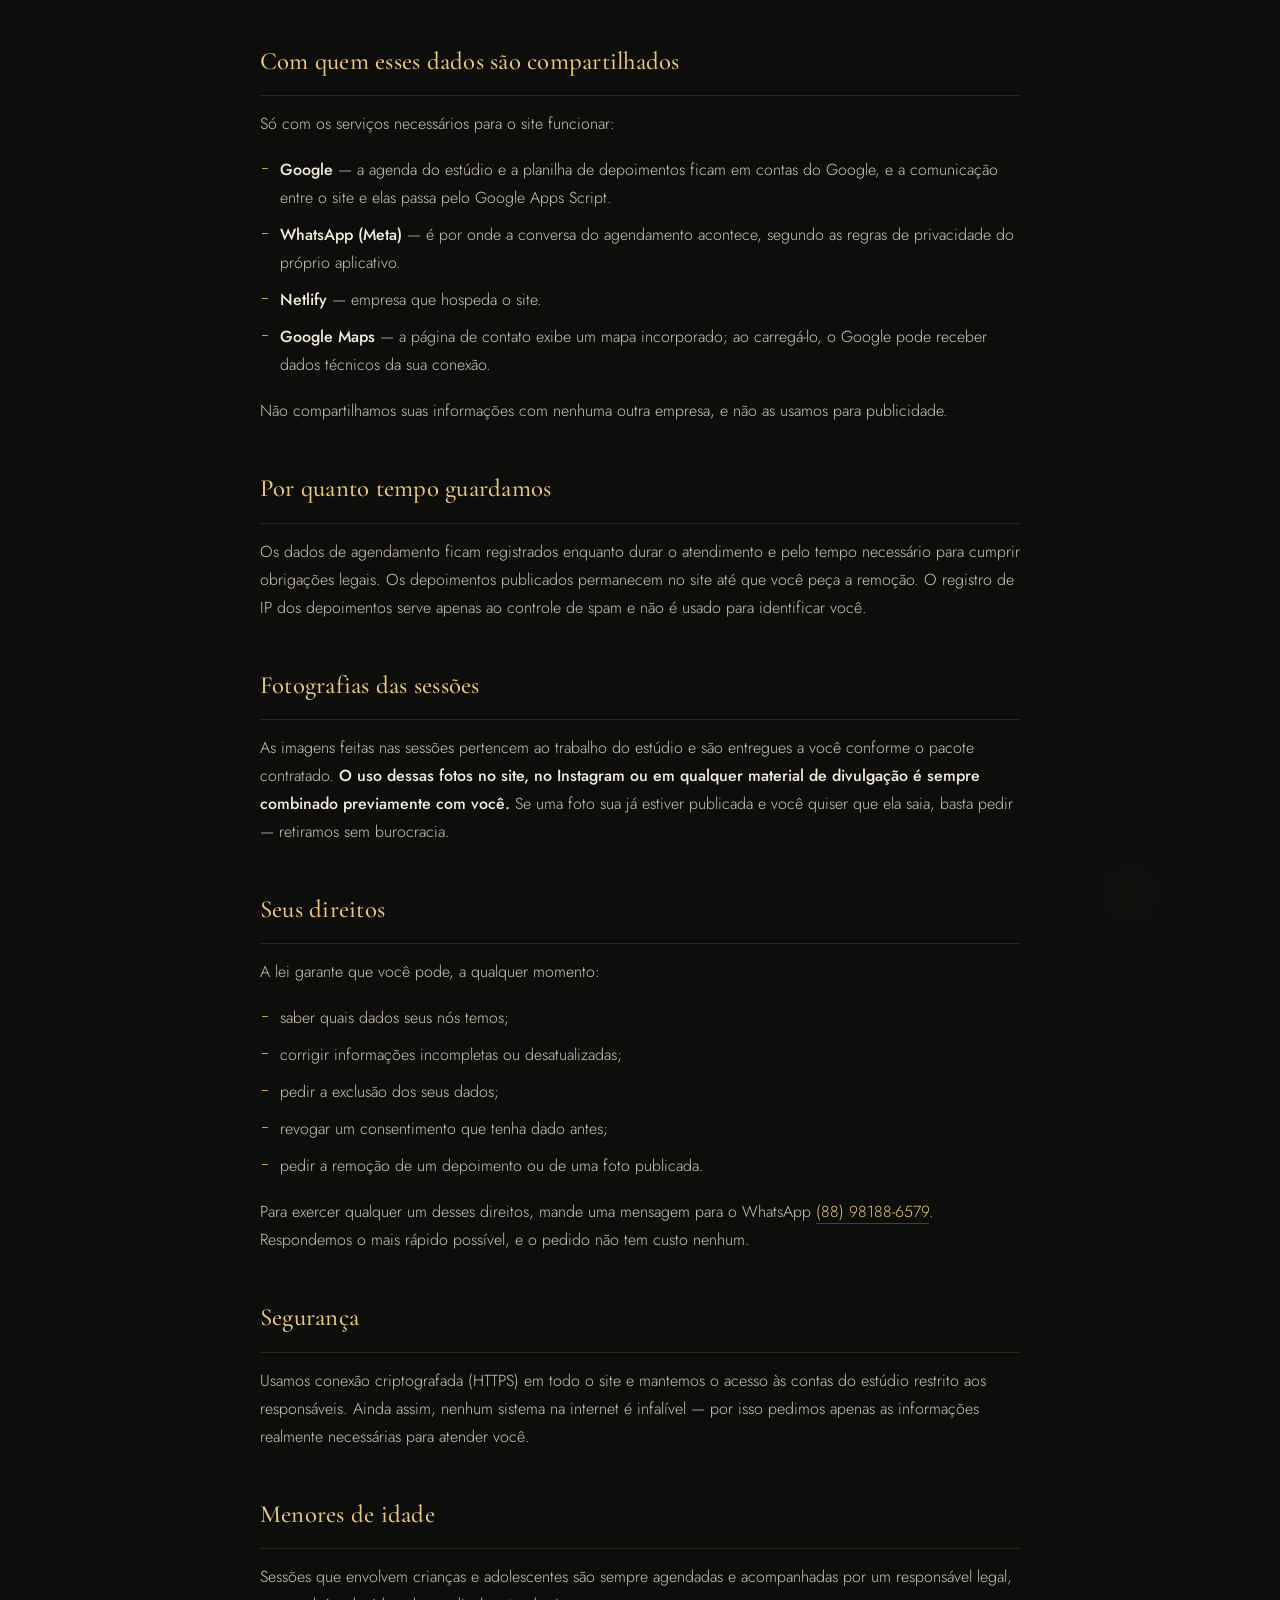
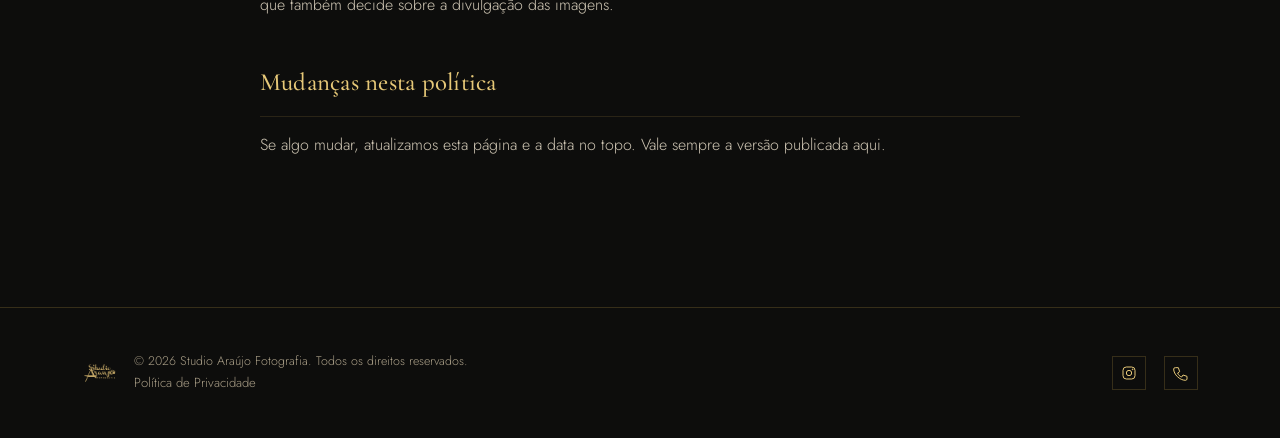
<file: privacidade.html>
<!DOCTYPE html>
<html lang="pt-BR">
<head>
<meta charset="UTF-8">
<meta name="viewport" content="width=device-width, initial-scale=1.0">
<title>Política de Privacidade | Studio Araújo Fotografia</title>
<meta name="description" content="Como o Studio Araújo Fotografia coleta, usa e protege os dados de quem agenda uma sessão ou deixa um depoimento no site.">
<link rel="preconnect" href="https://fonts.googleapis.com">
<link rel="preconnect" href="https://fonts.gstatic.com" crossorigin>
<link href="https://fonts.googleapis.com/css2?family=Cormorant+Garamond:ital,wght@0,400;0,500;0,600;1,400;1,500&family=Jost:wght@300;400;500;600&display=swap" rel="stylesheet">
<link rel="stylesheet" href="styles.css">
<link rel="icon" href="favicon.ico" sizes="any">
<link rel="icon" type="image/svg+xml" href="favicon.svg">
<link rel="icon" type="image/png" sizes="32x32" href="favicon-32x32.png">
<link rel="icon" type="image/png" sizes="16x16" href="favicon-16x16.png">
<link rel="apple-touch-icon" href="fav-180.png">
<link rel="manifest" href="site.webmanifest">
<meta property="og:type" content="website">
<meta property="og:title" content="Política de Privacidade | Studio Araújo Fotografia">
<meta property="og:description" content="Como o Studio Araújo Fotografia coleta, usa e protege os dados de quem agenda uma sessão ou deixa um depoimento no site.">
<meta property="og:image" content="https://studioaraujo.com.br/assets/foto-casal.jpg">
<meta property="og:locale" content="pt_BR">
<meta name="twitter:card" content="summary_large_image">
<link rel="canonical" href="https://studioaraujo.com.br/privacidade.html">
<meta property="og:url" content="https://studioaraujo.com.br/privacidade.html">
<meta name="theme-color" content="#0e0d0b">
</head>
<body>

<header id="siteHeader">
  <div class="wrap">
    <nav>
      <a href="index.html" class="logo-mark">
        <img src="assets/logo-gold.png" width="716" height="724" alt="Studio Araújo Fotografia" class="logo-img" decoding="async">
      </a>
      <div class="nav-links" id="navLinks">
        <a href="index.html">Início</a>
        <a href="sobre.html">Sobre</a>
        <a href="servicos.html">Serviços</a>
        <a href="contato.html">Contato</a>
        <a href="agendamento.html" class="nav-cta">Agendar horário</a>
      </div>
      <button class="burger" id="burger" aria-label="Abrir menu">
        <span></span><span></span><span></span>
      </button>
    </nav>
  </div>
</header>

<main>
  <section class="page-hero hero-legal">
    <div class="wrap">
      <div class="eyebrow">
        <svg class="aperture closed" viewBox="0 0 100 100" fill="none" xmlns="http://www.w3.org/2000/svg">
            <g stroke="currentColor" stroke-width="2">
              <path d="M50 8 L64 40 L50 50 Z"/>
              <path d="M92 50 L60 64 L50 50 Z" transform="rotate(60 50 50)"/>
              <path d="M92 50 L60 64 L50 50 Z" transform="rotate(120 50 50)"/>
              <path d="M92 50 L60 64 L50 50 Z" transform="rotate(180 50 50)"/>
              <path d="M92 50 L60 64 L50 50 Z" transform="rotate(240 50 50)"/>
              <path d="M92 50 L60 64 L50 50 Z" transform="rotate(300 50 50)"/>
            </g>
          </svg>
        Privacidade
      </div>
      <h1>Política de Privacidade</h1>
    </div>
  </section>

  <section class="tight">
    <div class="wrap">
      <article class="legal-doc reveal">

        <p class="legal-data">Última atualização: 16 de agosto de 2026</p>

        <p>Esta página explica, em linguagem simples, quais informações o site do Studio Araújo Fotografia recebe de você, para que elas servem e o que você pode pedir a qualquer momento. Ela segue a Lei Geral de Proteção de Dados (Lei nº 13.709/2018).</p>

        <h2>Quem é responsável pelos seus dados</h2>
        <p>O Studio Araújo Fotografia, situado na R. Raimundo Erivan — Sítio Alegre, Morrinhos - CE, 62550-000, é o controlador das informações tratadas neste site. Para qualquer assunto relacionado a esta política, fale conosco pelo WhatsApp <a href="https://wa.me/5588981886579" target="_blank" rel="noopener">(88) 98188-6579</a>.</p>

        <h2>O que coletamos e por quê</h2>

        <h3>Ao agendar uma sessão</h3>
        <p>Na página de agendamento pedimos <strong>seu nome</strong> e <strong>seu WhatsApp</strong>, porque sem eles não conseguimos confirmar a data com você. Dependendo do tipo de sessão, pedimos também o <strong>local do evento</strong>. O campo de observação é opcional e serve para você contar detalhes que ajudem na preparação.</p>
        <p>Esses dados formam a mensagem que abre no seu WhatsApp ao final do processo. <strong>Nada é enviado sem que você aperte enviar.</strong> Se você fechar a página antes disso, a informação não chega até nós.</p>
        <p>Enquanto você preenche, o site guarda o progresso no seu próprio navegador por até 12 horas, para que você possa voltar de onde parou. Essa informação fica no seu aparelho, não em nossos servidores, e some sozinha depois desse prazo — ou na hora, se você limpar os dados do navegador.</p>

        <h3>Ao deixar um depoimento</h3>
        <p>No formulário de depoimentos da página inicial coletamos o <strong>nome</strong> que você digitar, o <strong>perfil do Instagram</strong> (opcional) e o <strong>texto do comentário</strong>. Registramos também o <strong>endereço de IP</strong> do envio, usado apenas para evitar spam e envios repetidos em sequência.</p>
        <p class="legal-destaque">Atenção: o depoimento aprovado fica <strong>publicamente visível</strong> na página inicial do site, com o nome e o perfil que você informou. Envie apenas o que você tem confortabilidade em ver publicado.</p>

        <h3>Ao navegar pelo site</h3>
        <p>Este site <strong>não usa cookies de rastreamento, nem ferramentas de análise de audiência, nem pixels de publicidade</strong>. Não montamos perfil de navegação e não vendemos dados a ninguém.</p>

        <h2>Com quem esses dados são compartilhados</h2>
        <p>Só com os serviços necessários para o site funcionar:</p>
        <ul>
          <li><strong>Google</strong> — a agenda do estúdio e a planilha de depoimentos ficam em contas do Google, e a comunicação entre o site e elas passa pelo Google Apps Script.</li>
          <li><strong>WhatsApp (Meta)</strong> — é por onde a conversa do agendamento acontece, segundo as regras de privacidade do próprio aplicativo.</li>
          <li><strong>Netlify</strong> — empresa que hospeda o site.</li>
          <li><strong>Google Maps</strong> — a página de contato exibe um mapa incorporado; ao carregá-lo, o Google pode receber dados técnicos da sua conexão.</li>
        </ul>
        <p>Não compartilhamos suas informações com nenhuma outra empresa, e não as usamos para publicidade.</p>

        <h2>Por quanto tempo guardamos</h2>
        <p>Os dados de agendamento ficam registrados enquanto durar o atendimento e pelo tempo necessário para cumprir obrigações legais. Os depoimentos publicados permanecem no site até que você peça a remoção. O registro de IP dos depoimentos serve apenas ao controle de spam e não é usado para identificar você.</p>

        <h2>Fotografias das sessões</h2>
        <p>As imagens feitas nas sessões pertencem ao trabalho do estúdio e são entregues a você conforme o pacote contratado. <strong>O uso dessas fotos no site, no Instagram ou em qualquer material de divulgação é sempre combinado previamente com você.</strong> Se uma foto sua já estiver publicada e você quiser que ela saia, basta pedir — retiramos sem burocracia.</p>

        <h2>Seus direitos</h2>
        <p>A lei garante que você pode, a qualquer momento:</p>
        <ul>
          <li>saber quais dados seus nós temos;</li>
          <li>corrigir informações incompletas ou desatualizadas;</li>
          <li>pedir a exclusão dos seus dados;</li>
          <li>revogar um consentimento que tenha dado antes;</li>
          <li>pedir a remoção de um depoimento ou de uma foto publicada.</li>
        </ul>
        <p>Para exercer qualquer um desses direitos, mande uma mensagem para o WhatsApp <a href="https://wa.me/5588981886579" target="_blank" rel="noopener">(88) 98188-6579</a>. Respondemos o mais rápido possível, e o pedido não tem custo nenhum.</p>

        <h2>Segurança</h2>
        <p>Usamos conexão criptografada (HTTPS) em todo o site e mantemos o acesso às contas do estúdio restrito aos responsáveis. Ainda assim, nenhum sistema na internet é infalível — por isso pedimos apenas as informações realmente necessárias para atender você.</p>

        <h2>Menores de idade</h2>
        <p>Sessões que envolvem crianças e adolescentes são sempre agendadas e acompanhadas por um responsável legal, que também decide sobre a divulgação das imagens.</p>

        <h2>Mudanças nesta política</h2>
        <p>Se algo mudar, atualizamos esta página e a data no topo. Vale sempre a versão publicada aqui.</p>

      </article>
    </div>
  </section>
</main>

<footer>
  <div class="wrap footer-inner">
    <div style="display:flex; align-items:center; gap:16px;">
      <img src="assets/logo-gold.png" width="716" height="724" alt="Studio Araújo Fotografia"  style="height:36px; width:auto; opacity:0.85;" loading="lazy" decoding="async">
      <p>© <span id="year"></span> Studio Araújo Fotografia. Todos os direitos reservados.<br>
        <a href="privacidade.html" class="footer-link">Política de Privacidade</a></p>
    </div>
    <div class="social">
      <a href="https://www.instagram.com/studioaraujofoto" target="_blank" rel="noopener" aria-label="Instagram">
        <svg viewBox="0 0 24 24" fill="none" stroke="currentColor" stroke-width="1.5"><rect pathLength="1" x="3" y="3" width="18" height="18" rx="5"/><circle pathLength="1" cx="12" cy="12" r="4"/><circle pathLength="1" cx="17.5" cy="6.5" r="0.6" fill="currentColor"/></svg>
      </a>
      <a href="https://wa.me/5588981886579" target="_blank" rel="noopener" aria-label="WhatsApp">
        <svg viewBox="0 0 24 24" fill="none" stroke="currentColor" stroke-width="1.5"><path pathLength="1" d="M4 4h4l2 6-3 2c1 3 3 5 6 6l2-3 6 2v4c0 1-1 2-2 2C10 23 1 14 1 6c0-1 1-2 2-2z"/></svg>
      </a>
    </div>
  </div>
</footer>

<script src="script.js"></script>
</body>
</html>
</file>
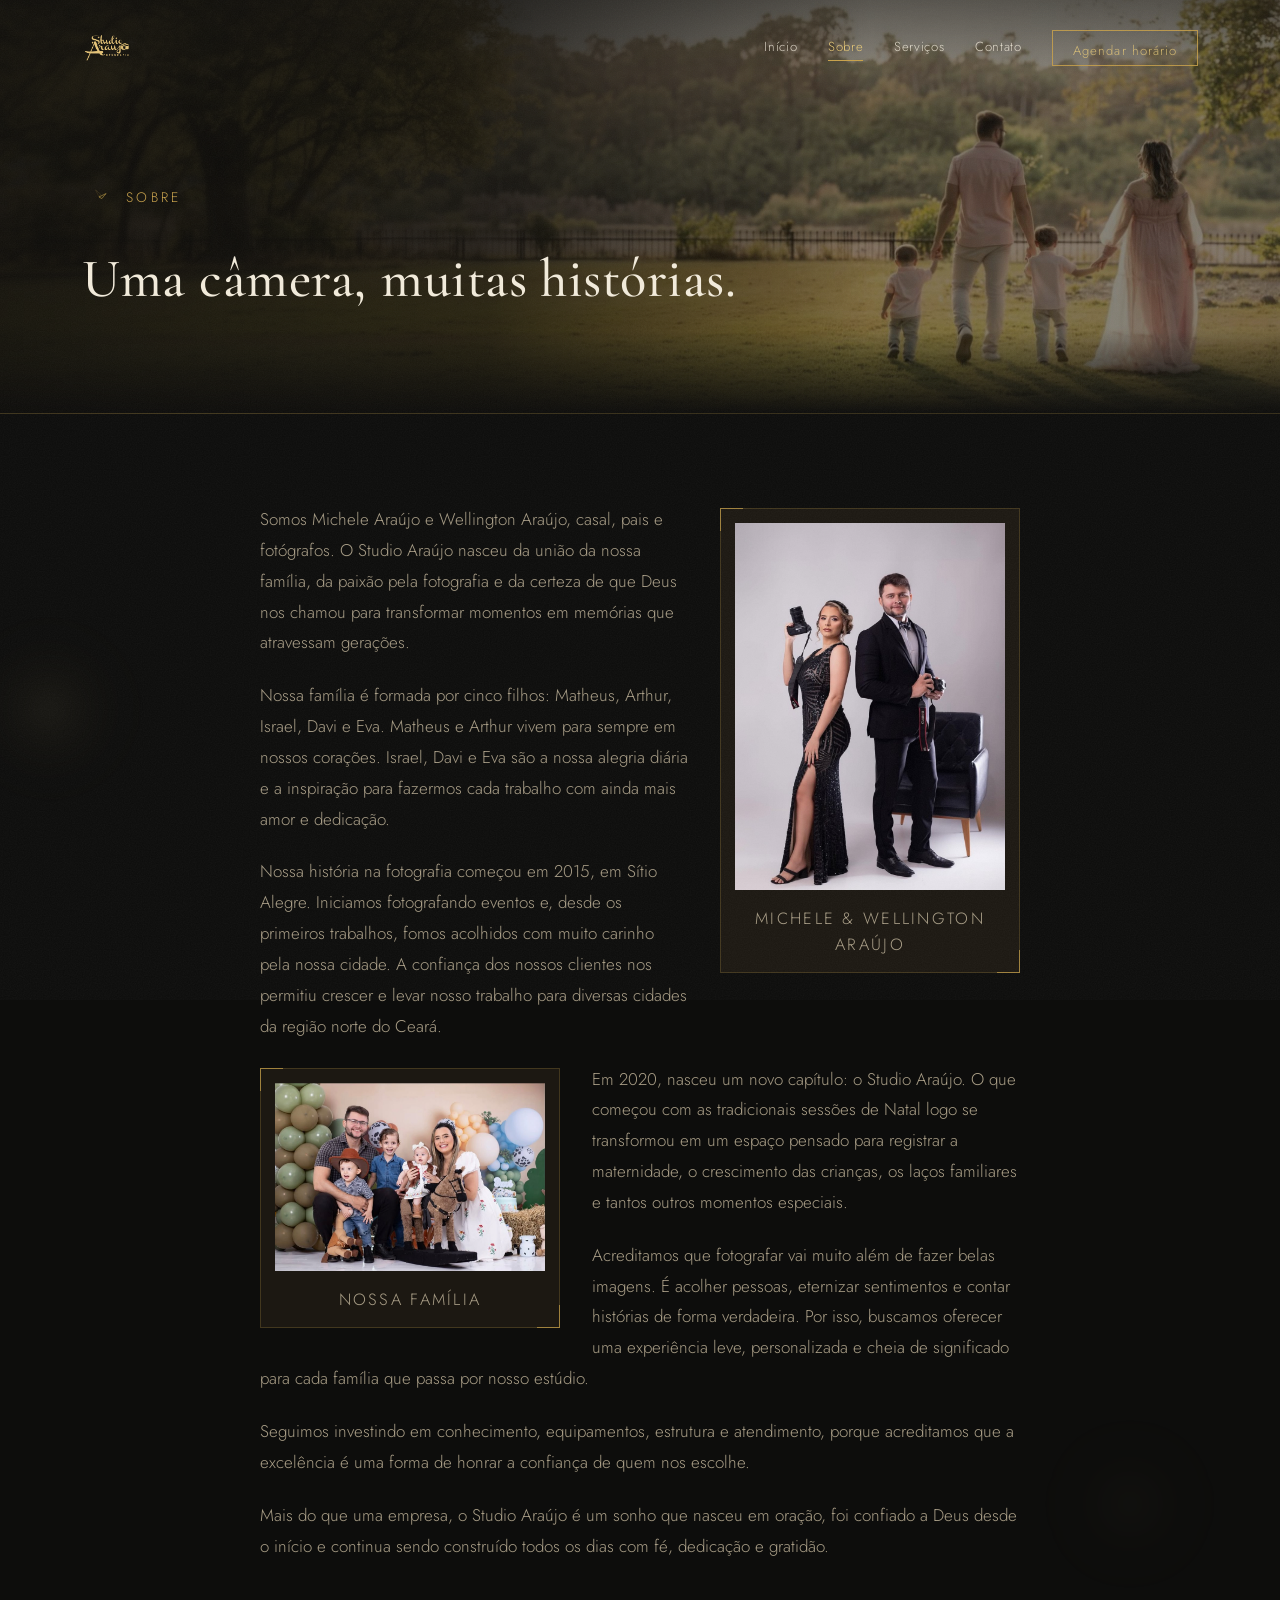
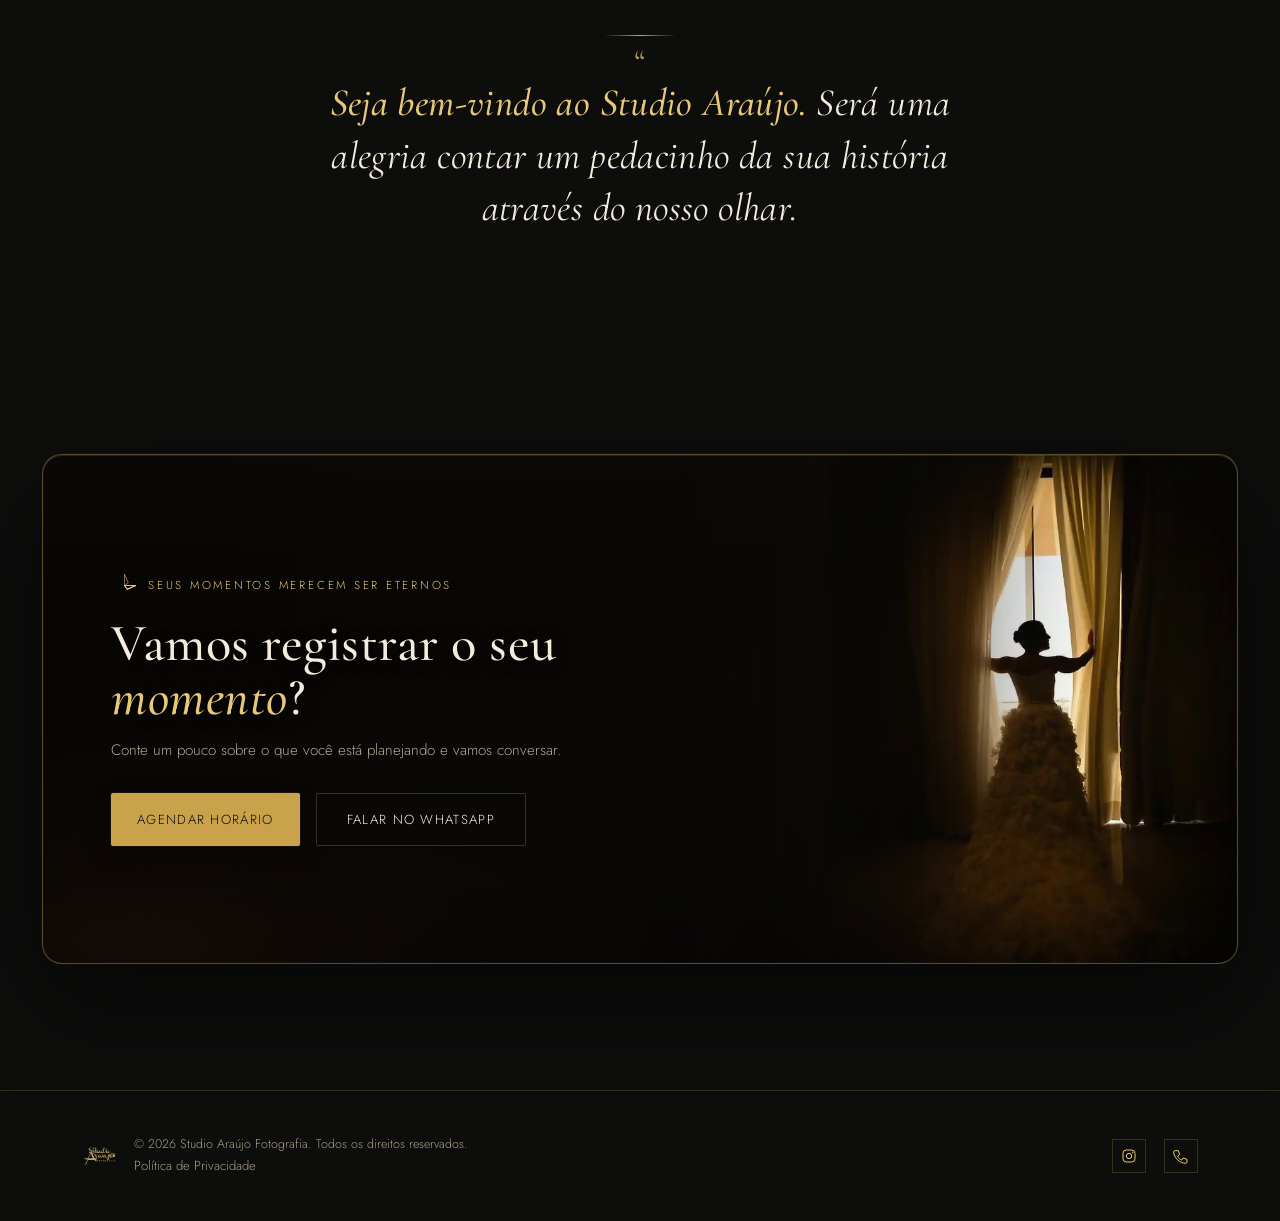
<file: sobre.html>
<!DOCTYPE html>
<html lang="pt-BR">
<head>
<meta charset="UTF-8">
<meta name="viewport" content="width=device-width, initial-scale=1.0">
<title>Sobre | Studio Araújo Fotografia</title>
<meta name="description" content="Conheça Michele e Wellington Araújo e a história do Studio Araújo Fotografia, em Morrinhos - CE.">
<link rel="preconnect" href="https://fonts.googleapis.com">
<link rel="preconnect" href="https://fonts.gstatic.com" crossorigin>
<link href="https://fonts.googleapis.com/css2?family=Cormorant+Garamond:ital,wght@0,400;0,500;0,600;1,400;1,500&family=Jost:wght@300;400;500;600&display=swap" rel="stylesheet">
<link rel="stylesheet" href="styles.css">
<style>
  .sobre-article > p:not(.sobre-closing-quote){
    font-size:clamp(1.06rem,1.25vw,1.14rem);
    line-height:1.82;
  }
  .sobre-article > p.sobre-closing-quote{
    position:relative;
    clear:both;
    max-width:780px;
    margin:74px auto 10px;
    padding:42px 22px 8px;
    text-align:center;
    font-family:'Cormorant Garamond',serif;
    font-size:clamp(1.78rem,3.15vw,2.42rem)!important;
    font-weight:400;
    font-style:italic;
    line-height:1.35;
    letter-spacing:.01em;
    color:var(--cream);
  }
  .sobre-closing-quote::before{
    content:'';
    position:absolute;
    top:0;
    left:50%;
    width:72px;
    height:1px;
    transform:translateX(-50%);
    background:linear-gradient(90deg,transparent,var(--gold),transparent);
  }
  .sobre-closing-quote::after{
    content:'“';
    position:absolute;
    top:10px;
    left:50%;
    transform:translateX(-50%);
    font-family:'Cormorant Garamond',serif;
    font-size:2.1rem;
    line-height:1;
    font-style:normal;
    color:var(--gold-light);
    opacity:.72;
  }
  .sobre-closing-quote strong{
    font-weight:500;
    color:var(--gold-light);
  }
  @media(max-width:640px){
    .sobre-article > p:not(.sobre-closing-quote){
      font-size:1.03rem;
      line-height:1.78;
    }
    .sobre-closing-quote{
      margin-top:54px;
      padding:36px 8px 4px;
      font-size:clamp(1.55rem,6.8vw,1.95rem)!important;
    }
  }
</style>
<!-- O hero é o maior elemento da primeira tela: baixá-lo cedo melhora o LCP.
     O media casa com o <source> do <picture>, então só um dos dois é buscado. -->
<link rel="preload" as="image" href="assets/hero-sobre.jpg" media="(min-width:821px)" fetchpriority="high">
<link rel="preload" as="image" href="assets/hero-sobre-mobile.jpg" media="(max-width:820px)" fetchpriority="high">
<link rel="icon" href="favicon.ico" sizes="any">
<link rel="icon" type="image/svg+xml" href="favicon.svg">
<link rel="icon" type="image/png" sizes="32x32" href="favicon-32x32.png">
<link rel="icon" type="image/png" sizes="16x16" href="favicon-16x16.png">
<link rel="apple-touch-icon" href="fav-180.png">
<link rel="manifest" href="site.webmanifest">
<meta property="og:type" content="website">
<meta property="og:title" content="Sobre | Studio Araújo Fotografia">
<meta property="og:description" content="Conheça Michele e Wellington Araújo e a história do Studio Araújo Fotografia, em Morrinhos - CE.">
<meta property="og:image" content="https://studioaraujo.com.br/assets/foto-casal.jpg">
<meta property="og:locale" content="pt_BR">
<meta name="twitter:card" content="summary_large_image">
<link rel="canonical" href="https://studioaraujo.com.br/sobre.html">
<meta property="og:url" content="https://studioaraujo.com.br/sobre.html">
<meta name="theme-color" content="#0e0d0b">
</head>
<body>

<header id="siteHeader">
  <div class="wrap">
    <nav>
      <a href="index.html" class="logo-mark">
        <img src="assets/logo-gold.png" width="716" height="724" alt="Studio Araújo Fotografia" class="logo-img" decoding="async">
      </a>
      <div class="nav-links" id="navLinks">
        <a href="index.html">Início</a>
        <a href="sobre.html" class="active">Sobre</a>
        <a href="servicos.html">Serviços</a>
        <a href="contato.html">Contato</a>
        <a href="agendamento.html" class="nav-cta">Agendar horário</a>
      </div>
      <button class="burger" id="burger" aria-label="Abrir menu">
        <span></span><span></span><span></span>
      </button>
    </nav>
  </div>
</header>
<main>
  <section class="page-hero hero-sobre">
    <div class="hero-photo" aria-hidden="true">
      <picture>
        <source media="(max-width:820px)" srcset="assets/hero-sobre-mobile.jpg">
        <img src="assets/hero-sobre.jpg" alt="" fetchpriority="high" decoding="async">
      </picture>
    </div>
    <div class="wrap">
      <div class="eyebrow">
        <svg class="aperture closed" viewBox="0 0 100 100" fill="none" xmlns="http://www.w3.org/2000/svg">
            <g stroke="currentColor" stroke-width="2">
              <path d="M50 8 L64 40 L50 50 Z"/>
              <path d="M92 50 L60 64 L50 50 Z" transform="rotate(60 50 50)"/>
              <path d="M92 50 L60 64 L50 50 Z" transform="rotate(120 50 50)"/>
              <path d="M92 50 L60 64 L50 50 Z" transform="rotate(180 50 50)"/>
              <path d="M92 50 L60 64 L50 50 Z" transform="rotate(240 50 50)"/>
              <path d="M92 50 L60 64 L50 50 Z" transform="rotate(300 50 50)"/>
            </g>
          </svg>
        Sobre
      </div>
      <h1>Uma câmera, muitas histórias.</h1>
    </div>
  </section>

  <section class="tight">
    <div class="wrap">
      <div class="sobre-article reveal">
        <div class="photo-frame photo-float-right">
          <img src="assets/foto-equipe.jpg" width="900" height="1224" alt="Michele Araújo e Wellington Araújo, fotógrafos do Studio Araújo" loading="lazy" decoding="async">
          <p class="photo-caption">Michele &amp; Wellington Araújo</p>
        </div>

        <p>Somos Michele Araújo e Wellington Araújo, casal, pais e fotógrafos. O Studio Araújo nasceu da união da nossa família, da paixão pela fotografia e da certeza de que Deus nos chamou para transformar momentos em memórias que atravessam gerações.</p>
        <p>Nossa família é formada por cinco filhos: Matheus, Arthur, Israel, Davi e Eva. Matheus e Arthur vivem para sempre em nossos corações. Israel, Davi e Eva são a nossa alegria diária e a inspiração para fazermos cada trabalho com ainda mais amor e dedicação.</p>
        <p>Nossa história na fotografia começou em 2015, em Sítio Alegre. Iniciamos fotografando eventos e, desde os primeiros trabalhos, fomos acolhidos com muito carinho pela nossa cidade. A confiança dos nossos clientes nos permitiu crescer e levar nosso trabalho para diversas cidades da região norte do Ceará.</p>

        <div class="photo-frame photo-float-left">
          <img src="assets/familia-araujo.jpg" width="1000" height="698" alt="Família Araújo" loading="lazy" decoding="async">
          <p class="photo-caption">Nossa família</p>
        </div>

        <p>Em 2020, nasceu um novo capítulo: o Studio Araújo. O que começou com as tradicionais sessões de Natal logo se transformou em um espaço pensado para registrar a maternidade, o crescimento das crianças, os laços familiares e tantos outros momentos especiais.</p>
        <p>Acreditamos que fotografar vai muito além de fazer belas imagens. É acolher pessoas, eternizar sentimentos e contar histórias de forma verdadeira. Por isso, buscamos oferecer uma experiência leve, personalizada e cheia de significado para cada família que passa por nosso estúdio.</p>
        <p>Seguimos investindo em conhecimento, equipamentos, estrutura e atendimento, porque acreditamos que a excelência é uma forma de honrar a confiança de quem nos escolhe.</p>
        <p>Mais do que uma empresa, o Studio Araújo é um sonho que nasceu em oração, foi confiado a Deus desde o início e continua sendo construído todos os dias com fé, dedicação e gratidão.</p>
        <p class="sobre-closing-quote"><strong>Seja bem-vindo ao Studio Araújo.</strong> Será uma alegria contar um pedacinho da sua história através do nosso olhar.</p>

        <div style="clear:both;"></div>
      </div>
    </div>
  </section>
</main>


<!-- CTA FINAL -->
<section class="cta-band">
  <div class="wrap">
    <div class="cta-panel reveal">
      <div class="eyebrow">
        <svg class="aperture closed" viewBox="0 0 100 100" fill="none" xmlns="http://www.w3.org/2000/svg">
            <g stroke="currentColor" stroke-width="2">
              <path d="M50 8 L64 40 L50 50 Z"/>
              <path d="M92 50 L60 64 L50 50 Z" transform="rotate(60 50 50)"/>
              <path d="M92 50 L60 64 L50 50 Z" transform="rotate(120 50 50)"/>
              <path d="M92 50 L60 64 L50 50 Z" transform="rotate(180 50 50)"/>
              <path d="M92 50 L60 64 L50 50 Z" transform="rotate(240 50 50)"/>
              <path d="M92 50 L60 64 L50 50 Z" transform="rotate(300 50 50)"/>
            </g>
          </svg>
        Vamos conversar?
      </div>
      <h2>Pronto para eternizar o seu <em>próximo capítulo</em>?</h2>
      <p>A agenda do estúdio está aberta. Escolha a data e deixe o resto com a gente.</p>
      <div class="cta-actions">
        <a href="agendamento.html" class="btn btn-solid">Agendar horário</a>
        <a href="https://wa.me/5588981886579" target="_blank" rel="noopener" class="btn btn-outline">Falar no WhatsApp</a>
      </div>
    </div>
  </div>
</section>

<footer>
  <div class="wrap footer-inner">
    <div style="display:flex; align-items:center; gap:16px;">
      <img src="assets/logo-gold.png" width="716" height="724" alt="Studio Araújo Fotografia" style="height:36px; width:auto; opacity:0.85;" loading="lazy" decoding="async">
      <p>© <span id="year"></span> Studio Araújo Fotografia. Todos os direitos reservados.<br>
        <a href="privacidade.html" class="footer-link">Política de Privacidade</a></p>
    </div>
    <div class="social">
      <a href="https://www.instagram.com/studioaraujofoto" target="_blank" rel="noopener" aria-label="Instagram">
        <svg viewBox="0 0 24 24" fill="none" stroke="currentColor" stroke-width="1.5"><rect pathLength="1" x="3" y="3" width="18" height="18" rx="5"/><circle pathLength="1" cx="12" cy="12" r="4"/><circle pathLength="1" cx="17.5" cy="6.5" r="0.6" fill="currentColor"/></svg>
      </a>
      <a href="https://wa.me/5588981886579" target="_blank" rel="noopener" aria-label="WhatsApp">
        <svg viewBox="0 0 24 24" fill="none" stroke="currentColor" stroke-width="1.5"><path pathLength="1" d="M4 4h4l2 6-3 2c1 3 3 5 6 6l2-3 6 2v4c0 1-1 2-2 2C10 23 1 14 1 6c0-1 1-2 2-2z"/></svg>
      </a>
    </div>
  </div>
</footer>

<script src="script.js"></script>
</body>
</html>
</file>
<file: admin.css>
:root{
  --bg:#0e0d0b;
  --panel:#17140f;
  --card:#12100d;
  --card-2:#0c0b09;
  --gold:#c9a24b;
  --gold2:#e6c878;
  --cream:#f3ecdc;
  --muted:#a89d86;
  --line:rgba(201,162,75,.18);
  --line-strong:rgba(201,162,75,.36);
  --danger:#e48a80;
  --success:#9bc79d;
  --radius:16px;
}

*{box-sizing:border-box}
html{scroll-behavior:smooth}
body{margin:0;background:var(--bg);color:var(--cream);font-family:Jost,sans-serif;font-weight:300;min-height:100vh}
button,input,select{font:inherit}
button{color:inherit}
.admin-shell{max-width:1280px;margin:0 auto;padding:42px 28px 90px}
.eyebrow{margin:0 0 8px;color:var(--gold);font-size:.72rem;letter-spacing:.2em;text-transform:uppercase}
.muted{color:var(--muted)}
h1,h2{font-family:'Cormorant Garamond',serif;font-weight:500;margin:0}
h1{font-size:clamp(2.25rem,5vw,4rem)}
h2{font-size:clamp(1.65rem,3vw,2.35rem)}

.auth-card{width:min(460px,100%);margin:8vh auto 0;padding:38px;border:1px solid var(--line);border-radius:20px;background:linear-gradient(145deg,#17140f,#100f0d);text-align:center;box-shadow:0 24px 70px rgba(0,0,0,.34)}
.auth-logo{width:76px;height:76px;object-fit:contain;margin:0 auto 18px}
.auth-copy{color:var(--muted);margin:14px auto 28px;max-width:360px}
.login-form{display:grid;gap:14px;text-align:left}
.login-form label,.upload-grid label{display:grid;gap:7px;color:var(--muted);font-size:.82rem}
.login-form input,.upload-grid input,.upload-grid select,.library-toolbar input,.library-toolbar select,.photo-body select,.photo-body input[type=number],.photo-body input[type=text]{width:100%;background:var(--card-2);border:1px solid var(--line);border-radius:10px;color:var(--cream);padding:11px 12px;outline:none;transition:border-color .2s ease,box-shadow .2s ease}
.login-form input:focus,.upload-grid input:focus,.upload-grid select:focus,.library-toolbar input:focus,.library-toolbar select:focus,.photo-body select:focus,.photo-body input:focus{border-color:var(--gold);box-shadow:0 0 0 3px rgba(201,162,75,.08)}

.btn{border:1px solid var(--line);border-radius:10px;background:#191611;color:var(--cream);padding:10px 15px;cursor:pointer;transition:border-color .2s ease,background .2s ease,transform .2s ease,opacity .2s ease}
.btn:hover{border-color:var(--gold);transform:translateY(-1px)}
.btn:disabled{opacity:.42;cursor:not-allowed;transform:none}
.btn-primary{background:var(--gold);border-color:var(--gold);color:#17120a;font-weight:600}
.btn-primary:hover{background:var(--gold2)}
.btn-ghost{background:transparent}
.btn-danger{color:#f0aca4;border-color:rgba(228,138,128,.35);background:rgba(228,138,128,.035)}
.divider{display:flex;align-items:center;gap:12px;color:#6f6759;margin:20px 0}
.divider:before,.divider:after{content:'';height:1px;background:var(--line);flex:1}
.msg{min-height:20px;margin:0;color:var(--muted);font-size:.84rem}
.msg.error{color:var(--danger)}
.msg.success{color:var(--success)}
.msg.warn{color:#d8b77b}

.otp-login{margin-top:12px;display:grid;gap:12px}
.otp-start{width:100%}
.otp-form{display:grid;gap:12px;padding:14px;border:1px solid rgba(201,162,75,.14);border-radius:12px;background:rgba(201,162,75,.025);text-align:left}
.otp-form[hidden]{display:none}
.otp-form label{display:grid;gap:7px;color:var(--muted);font-size:.82rem}
.otp-form input{width:100%;background:var(--card-2);border:1px solid var(--line);border-radius:10px;color:var(--cream);padding:11px 12px;outline:none}
.otp-form input:focus{border-color:var(--gold);box-shadow:0 0 0 3px rgba(201,162,75,.08)}
.otp-copy{margin:0;color:var(--muted);font-size:.8rem;line-height:1.5}

.panel-header{display:flex;justify-content:space-between;align-items:flex-end;gap:24px;padding-bottom:26px;border-bottom:1px solid var(--line)}
.header-actions{display:flex;gap:10px;flex-wrap:wrap}
.admin-nav{position:sticky;top:0;z-index:20;display:flex;gap:8px;flex-wrap:wrap;margin:18px 0 0;padding:10px;border:1px solid rgba(201,162,75,.12);border-radius:14px;background:rgba(14,13,11,.9);backdrop-filter:blur(12px)}
.admin-nav a{padding:8px 12px;border-radius:9px;color:var(--muted);font-size:.78rem;letter-spacing:.03em;transition:.2s}
.admin-nav a:hover{background:rgba(201,162,75,.08);color:var(--gold2)}

.media-summary{display:grid;grid-template-columns:repeat(4,1fr);gap:12px;margin-top:18px}
.media-summary article{padding:18px 20px;border:1px solid var(--line);border-radius:14px;background:linear-gradient(145deg,rgba(201,162,75,.045),rgba(255,255,255,.012));display:flex;align-items:baseline;gap:10px}
.media-summary span{font-family:'Cormorant Garamond',serif;font-size:2rem;color:var(--gold2);line-height:1}
.media-summary small{color:var(--muted);font-size:.76rem;letter-spacing:.04em}

.admin-section{scroll-margin-top:76px;margin-top:28px;border:1px solid var(--line);border-radius:var(--radius);background:var(--panel);padding:28px}
.section-heading{display:flex;justify-content:space-between;align-items:flex-end;gap:22px}
.section-copy{margin:7px 0 0;color:var(--muted);font-size:.86rem;max-width:690px}
.upload-note{color:var(--muted);font-size:.78rem;white-space:nowrap}
.upload-grid{display:grid;grid-template-columns:1fr 1fr;gap:14px;margin:24px 0 16px}

.dropzone{display:grid;place-items:center;min-height:170px;border:1px dashed rgba(201,162,75,.42);border-radius:14px;background:#11100d;cursor:pointer;text-align:center;padding:24px;transition:border-color .2s ease,background .2s ease,transform .2s ease}
.dropzone:hover,.dropzone.drag{border-color:var(--gold2);background:#18150f;transform:translateY(-1px)}
.dropzone .drop-icon{display:grid;place-items:center;width:40px;height:40px;margin-bottom:9px;border:1px solid rgba(201,162,75,.28);border-radius:50%;color:var(--gold2);font-size:1.4rem}
.dropzone strong{font-size:1rem}
.dropzone>span:not(.drop-icon){color:var(--muted);font-size:.84rem;margin-top:4px}
.dropzone small{color:#756d5d;font-size:.72rem;margin-top:10px}
.upload-queue{display:grid;gap:8px;margin:14px 0}
.queue-item{display:grid;grid-template-columns:minmax(0,1fr) auto auto;align-items:center;gap:12px;padding:10px 12px;background:#11100d;border:1px solid rgba(255,255,255,.05);border-radius:10px;font-size:.82rem}
.queue-item.invalid{border-color:rgba(228,138,128,.25);color:#e5a49c}
.queue-name{min-width:0;overflow:hidden;text-overflow:ellipsis;white-space:nowrap}
.queue-size{color:var(--muted);white-space:nowrap}
.queue-remove{border:0;background:none;color:var(--muted);cursor:pointer;padding:3px 5px;font-size:1rem}
.queue-remove:hover{color:var(--danger)}
.upload-footer{display:flex;justify-content:space-between;align-items:center;gap:18px;margin-top:14px}
.upload-summary{margin:0;font-size:.82rem}

.library-head{margin-bottom:20px}
.library-toolbar{display:grid;grid-template-columns:minmax(220px,1.45fr) repeat(4,minmax(130px,.72fr));gap:10px;padding:14px;border:1px solid rgba(201,162,75,.12);border-radius:14px;background:#11100d}
.library-toolbar label{display:grid;gap:6px}
.library-toolbar label>span{font-size:.69rem;text-transform:uppercase;letter-spacing:.11em;color:#817765}
.library-status-row{display:flex;justify-content:space-between;align-items:center;gap:14px;min-height:38px;padding:10px 2px 4px}
.library-status-row p{margin:0;font-size:.82rem}

.image-grid{display:grid;grid-template-columns:repeat(3,minmax(0,1fr));gap:16px}
.photo-card{position:relative;border:1px solid var(--line);border-radius:14px;background:#11100d;min-width:0;overflow:hidden;transition:border-color .2s ease,box-shadow .2s ease,transform .2s ease}
.photo-card:hover{border-color:rgba(201,162,75,.3);box-shadow:0 12px 32px rgba(0,0,0,.18)}
.photo-card.dirty{border-color:rgba(230,200,120,.56);box-shadow:0 0 0 1px rgba(230,200,120,.08)}
.photo-card figure{position:relative;margin:0;aspect-ratio:4/3;background:#080807;overflow:hidden}
.photo-card img,.photo-card video{width:100%;height:100%;object-fit:cover;display:block}
.photo-card video{background:#000}
.preview-link{position:absolute;right:10px;bottom:10px;padding:6px 9px;border:1px solid rgba(243,236,220,.18);border-radius:8px;background:rgba(9,8,7,.78);color:var(--cream);font-size:.68rem;backdrop-filter:blur(5px)}
.photo-badges{position:absolute;left:10px;top:10px;display:flex;gap:6px;flex-wrap:wrap;pointer-events:none}
.photo-badge{padding:5px 7px;border-radius:999px;background:rgba(9,8,7,.82);border:1px solid rgba(243,236,220,.12);font-size:.62rem;letter-spacing:.04em;color:var(--cream);backdrop-filter:blur(5px)}
.photo-badge.cover{color:var(--gold2);border-color:rgba(201,162,75,.38)}
.photo-badge.hidden{color:#d9a098;border-color:rgba(228,138,128,.28)}
.photo-body{padding:14px;display:grid;gap:11px}
.photo-meta{display:flex;justify-content:space-between;gap:8px;font-size:.72rem;color:var(--muted)}
.photo-meta span:first-child{color:var(--gold2)}
.field-label{display:grid;gap:5px;color:#817765;font-size:.67rem;text-transform:uppercase;letter-spacing:.08em}
.photo-row{display:grid;grid-template-columns:minmax(0,1fr) 105px;gap:8px}
.toggles{display:flex;gap:18px;flex-wrap:wrap;padding:2px 0;font-size:.8rem;color:var(--muted)}
.toggles label{display:flex;align-items:center;gap:7px;cursor:pointer}
.toggles input{accent-color:var(--gold)}
.card-state{min-height:17px;font-size:.7rem;color:var(--gold2)}
.card-actions{display:flex;gap:8px}
.card-actions .btn{flex:1;padding:8px 10px}
.empty{grid-column:1/-1;text-align:center;color:var(--muted);padding:52px 20px;border:1px dashed var(--line);border-radius:14px}

/* Integra a seção injetada de trabalhos recentes ao restante do painel. */
.recent-admin{scroll-margin-top:76px!important;background:var(--panel)!important;border-color:var(--line)!important}

@media(max-width:980px){
  .library-toolbar{grid-template-columns:repeat(2,minmax(0,1fr))}
  .library-toolbar .search-field{grid-column:1/-1}
  .image-grid{grid-template-columns:repeat(2,minmax(0,1fr))}
}

@media(max-width:820px){
  .admin-shell{padding:24px 16px 64px}
  .auth-card{padding:28px 20px;margin-top:4vh}
  .panel-header,.section-heading{align-items:flex-start;flex-direction:column}
  .upload-grid{grid-template-columns:1fr}
  .upload-note{white-space:normal}
  .media-summary{grid-template-columns:repeat(2,1fr)}
  .admin-nav{top:0;overflow-x:auto;flex-wrap:nowrap}
  .admin-nav a{white-space:nowrap}
}

@media(max-width:560px){
  .image-grid{grid-template-columns:1fr}
  .library-toolbar{grid-template-columns:1fr}
  .library-toolbar .search-field{grid-column:auto}
  .header-actions{width:100%}
  .header-actions .btn{flex:1;text-align:center}
  .media-summary{grid-template-columns:1fr 1fr}
  .media-summary article{padding:15px;display:grid;gap:4px}
  .media-summary span{font-size:1.7rem}
  .admin-section{padding:20px 16px}
  .photo-row{grid-template-columns:1fr 90px}
  .upload-footer,.library-status-row{align-items:stretch;flex-direction:column}
  .upload-footer .btn{width:100%}
  .queue-item{grid-template-columns:minmax(0,1fr) auto}
  .queue-remove{grid-column:2;grid-row:1/3}
}


/* ---------- PAINEL V2: áreas, upload contextual e biblioteca por pastas ---------- */
.admin-hub{display:grid;grid-template-columns:repeat(4,minmax(0,1fr));gap:12px;margin-top:18px}
.hub-card{appearance:none;text-align:left;display:grid;grid-template-rows:auto auto 1fr auto;gap:8px;min-height:170px;padding:20px;border:1px solid var(--line);border-radius:14px;background:linear-gradient(145deg,rgba(201,162,75,.045),rgba(255,255,255,.012));color:var(--cream);cursor:pointer;transition:border-color .2s ease,transform .2s ease,background .2s ease}
.hub-card:hover{transform:translateY(-2px);border-color:var(--line-strong);background:rgba(201,162,75,.055)}
.hub-icon{display:grid;place-items:center;width:30px;height:30px;border:1px solid rgba(201,162,75,.24);border-radius:50%;font-size:.66rem;color:var(--gold2)}
.hub-card strong{font-family:'Cormorant Garamond',serif;font-size:1.28rem;font-weight:500}
.hub-card small{color:var(--muted);line-height:1.5}
.hub-link{margin-top:6px;color:var(--gold2);font-size:.76rem}
.upload-area-tabs{display:flex;gap:8px;flex-wrap:wrap;margin:24px 0 6px;padding:7px;border:1px solid rgba(201,162,75,.12);border-radius:13px;background:#11100d}
.upload-area-tab{flex:1;min-width:160px;border:0;border-radius:9px;background:transparent;color:var(--muted);padding:11px 14px;cursor:pointer;transition:.2s}
.upload-area-tab:hover{color:var(--cream);background:rgba(201,162,75,.045)}
.upload-area-tab.active{background:rgba(201,162,75,.13);color:var(--gold2);box-shadow:inset 0 0 0 1px rgba(201,162,75,.2)}
.recent-upload-notice{display:flex;justify-content:space-between;align-items:center;gap:22px;margin-top:16px;padding:20px;border:1px solid rgba(201,162,75,.18);border-radius:14px;background:#11100d}
.recent-upload-notice[hidden],#standardUploadFields[hidden]{display:none!important}
.recent-upload-notice div{display:grid;gap:5px}.recent-upload-notice span{color:var(--muted);font-size:.82rem}
.library-folders{display:grid;grid-template-columns:repeat(3,minmax(0,1fr));gap:10px;margin-bottom:12px}
.folder-card{display:flex;align-items:center;gap:12px;padding:14px;text-align:left;border:1px solid rgba(201,162,75,.12);border-radius:12px;background:#11100d;color:var(--cream);cursor:pointer;transition:.2s}
.folder-card:hover,.folder-card.active{border-color:rgba(201,162,75,.35);background:rgba(201,162,75,.055)}
.folder-mark{display:grid;place-items:center;width:38px;height:38px;flex:0 0 auto;border-radius:10px;background:rgba(201,162,75,.08);color:var(--gold2);font-family:'Cormorant Garamond',serif;font-size:1.1rem}
.folder-card>span:last-child{display:grid;gap:2px}.folder-card strong{font-size:.86rem;font-weight:500}.folder-card small{color:var(--muted);font-size:.7rem}
.category-folders{display:grid;grid-template-columns:repeat(5,minmax(0,1fr));gap:10px;margin:0 0 16px}
.category-folder{display:grid;grid-template-columns:52px minmax(0,1fr);align-items:center;gap:10px;padding:8px;text-align:left;border:1px solid rgba(201,162,75,.1);border-radius:11px;background:#0f0e0c;color:var(--cream);cursor:pointer;min-width:0;transition:.2s}
.category-folder:hover,.category-folder.active{border-color:rgba(201,162,75,.32);background:rgba(201,162,75,.045)}
.category-folder img,.category-folder-placeholder{width:52px;height:44px;border-radius:8px;object-fit:cover;background:#17140f;display:grid;place-items:center;color:var(--gold2);font-family:'Cormorant Garamond',serif;font-size:1.2rem}
.category-folder>span:last-child{display:grid;min-width:0;gap:2px}.category-folder strong{font-size:.75rem;font-weight:500;white-space:nowrap;overflow:hidden;text-overflow:ellipsis}.category-folder small{font-size:.66rem;color:var(--muted)}
@media(max-width:1040px){.admin-hub{grid-template-columns:repeat(2,1fr)}.category-folders{grid-template-columns:repeat(3,minmax(0,1fr))}}
@media(max-width:720px){.library-folders{grid-template-columns:1fr}.category-folders{grid-template-columns:repeat(2,minmax(0,1fr))}.recent-upload-notice{align-items:flex-start;flex-direction:column}.recent-upload-notice .btn{width:100%}}
@media(max-width:560px){.admin-hub{grid-template-columns:1fr}.category-folders{grid-template-columns:1fr}.hub-card{min-height:145px}.upload-area-tab{min-width:100%}}


/* Biblioteca sob demanda: acessível somente pelo card 04. */
.library[hidden]{display:none!important}
.library-head-actions{display:flex;gap:8px;flex-wrap:wrap;justify-content:flex-end}
@media(max-width:820px){.library-head-actions{width:100%;justify-content:flex-start}}


/* Painel focado: métricas complementares, cards de visão geral e edição centralizada. */
.admin-nav{display:none!important}
.media-summary-compact{margin:0 0 14px;display:flex;justify-content:flex-end;gap:8px;flex-wrap:wrap}
.media-summary-compact article{min-width:92px;padding:7px 10px;border-color:rgba(201,162,75,.10);border-radius:10px;background:rgba(255,255,255,.012);display:flex;align-items:center;justify-content:space-between;gap:9px}
.media-summary-compact span{font-family:Jost,sans-serif;font-size:.92rem;font-weight:500;color:var(--cream)}
.media-summary-compact small{font-size:.62rem;letter-spacing:.06em;color:#756d5d;text-transform:uppercase}
.hub-card-static{cursor:default;pointer-events:none}
.hub-card-static:hover{transform:none;border-color:var(--line);background:linear-gradient(145deg,rgba(201,162,75,.045),rgba(255,255,255,.012))}
.hub-status{color:#756d5d}
.upload-head-actions{display:flex;align-items:center;gap:10px;flex-wrap:wrap;justify-content:flex-end}
.btn-small{padding:8px 11px;font-size:.76rem}
.recent-work-mount{display:block;padding:0!important;border:0!important;background:transparent!important}
.recent-work-mount[hidden]{display:none!important}
#recentAdmin.recent-admin{scroll-margin-top:24px!important;background:transparent!important;border:0!important}
@media(max-width:820px){.media-summary-compact{justify-content:flex-start}.upload-head-actions{justify-content:flex-start}.media-summary-compact article{min-width:calc(50% - 4px)}}


/* Visão geral independente dos cards 01–04. */
.hub-card.active{border-color:rgba(230,200,120,.48);background:rgba(201,162,75,.075)}
.media-overview{margin-top:16px;padding:18px 20px;border:1px solid rgba(201,162,75,.12);border-radius:14px;background:rgba(255,255,255,.012)}
.media-overview-head{display:flex;align-items:flex-end;justify-content:space-between;gap:20px;margin-bottom:14px}
.media-overview-head h2{font-size:1.35rem}
.overview-count{color:var(--muted);font-size:.76rem;white-space:nowrap}
.overview-grid{display:grid;grid-template-columns:repeat(6,minmax(0,1fr));gap:9px}
.overview-media{min-width:0}
.overview-media figure{position:relative;margin:0;aspect-ratio:4/3;border-radius:10px;overflow:hidden;background:#090806;border:1px solid rgba(201,162,75,.10)}
.overview-media img,.overview-media video{width:100%;height:100%;object-fit:cover;display:block}
.overview-media figure span{position:absolute;left:7px;bottom:7px;padding:3px 6px;border-radius:999px;background:rgba(8,7,6,.78);font-size:.58rem;color:#d9cfbc}
.overview-media small{display:block;margin-top:5px;color:#817765;font-size:.66rem;white-space:nowrap;overflow:hidden;text-overflow:ellipsis}
.overview-empty,.overview-more{display:grid;place-items:center;min-height:94px;border:1px dashed rgba(201,162,75,.12);border-radius:10px;color:#817765;font-size:.75rem;text-align:center;padding:12px}
.recent-limit-reached{opacity:.88}
@media(max-width:980px){.overview-grid{grid-template-columns:repeat(4,minmax(0,1fr))}}
@media(max-width:640px){.overview-grid{grid-template-columns:repeat(2,minmax(0,1fr))}.media-overview-head{align-items:flex-start;flex-direction:column}}


/* TESTIMONIAL MODERATION */
.testimonials-admin{margin-top:28px;padding:28px;border:1px solid rgba(201,162,75,.16);border-radius:18px;background:linear-gradient(180deg,rgba(255,255,255,.018),rgba(201,162,75,.018))}
.testimonial-admin-grid{display:grid;grid-template-columns:repeat(2,minmax(0,1fr));gap:14px;margin-top:20px}
.testimonial-admin-card{padding:18px;border:1px solid rgba(201,162,75,.14);border-radius:14px;background:rgba(255,255,255,.015)}
.testimonial-admin-card.is-pending{border-color:rgba(230,200,120,.34);background:rgba(201,162,75,.035)}
.testimonial-admin-head{display:grid;grid-template-columns:42px minmax(0,1fr) auto;gap:12px;align-items:center}
.testimonial-admin-avatar{width:42px;height:42px;display:grid;place-items:center;overflow:hidden;border-radius:50%;border:1px solid rgba(201,162,75,.25);color:var(--gold-light);font-family:'Cormorant Garamond',serif;font-size:1.1rem}
.testimonial-admin-avatar img{width:100%;height:100%;object-fit:cover}
.testimonial-admin-head strong{display:block;color:var(--cream);font-weight:500}.testimonial-admin-head small{display:block;color:var(--muted);font-size:.72rem}
.testimonial-admin-status{padding:5px 8px;border:1px solid rgba(201,162,75,.2);border-radius:999px;color:var(--gold-light);font-size:.62rem;letter-spacing:.08em;text-transform:uppercase}
.testimonial-admin-card>p{margin:16px 0;color:#bdb19c;font-size:.86rem;line-height:1.6}
.testimonial-admin-actions{display:flex;gap:8px;flex-wrap:wrap}.testimonial-admin-actions .btn{min-height:38px}
#openTestimonialsBtn.has-pending{border-color:rgba(230,200,120,.42)}
#openTestimonialsBtn.has-pending::after{content:attr(data-pending);position:absolute;top:12px;right:12px;min-width:22px;height:22px;padding:0 6px;display:grid;place-items:center;border-radius:999px;background:var(--gold);color:#111;font-size:.68rem;font-weight:600}
@media(max-width:760px){.testimonial-admin-grid{grid-template-columns:1fr}.testimonials-admin{padding:20px}.testimonial-admin-head{grid-template-columns:38px minmax(0,1fr);}.testimonial-admin-status{grid-column:2;width:max-content}.testimonial-admin-avatar{width:38px;height:38px}}
</file>
<file: admin-theme.css>
:root{
  --bg:#0d0d0c;
  --panel:#171716;
  --card:#131312;
  --card-2:#0f0f0e;
  --gold:#a69b87;
  --gold2:#d8d2c7;
  --cream:#f1eee8;
  --muted:#aaa69e;
  --line:rgba(241,238,232,.12);
  --line-strong:rgba(241,238,232,.24);
}

body{background:#0d0d0c}
.eyebrow{color:#b79a62}

.auth-card{
  background:linear-gradient(145deg,#181817,#10100f);
  border-color:rgba(241,238,232,.12);
}

.btn{background:#181817;border-color:rgba(241,238,232,.13)}
.btn:hover{border-color:rgba(241,238,232,.3)}
.btn-primary{background:#d8d2c7;border-color:#d8d2c7;color:#171614}
.btn-primary:hover{background:#eeeae2;border-color:#eeeae2}
.btn-ghost{background:transparent}

.panel-header{border-bottom-color:rgba(241,238,232,.12)}

.media-summary article{
  border-color:rgba(241,238,232,.11);
  background:linear-gradient(145deg,rgba(255,255,255,.035),rgba(255,255,255,.012));
}
.media-summary span{color:#e3ded5}

.admin-section{
  background:#171716;
  border-color:rgba(241,238,232,.11);
}

.admin-hub{gap:12px}
.hub-card{
  border-color:rgba(241,238,232,.11);
  background:linear-gradient(145deg,rgba(255,255,255,.032),rgba(255,255,255,.01));
}
.hub-card:hover,.hub-card.active{
  border-color:rgba(216,210,199,.3);
  background:rgba(255,255,255,.04);
}
.hub-icon{
  border-color:rgba(183,154,98,.28);
  color:#c6b17f;
  background:rgba(255,255,255,.018);
}
.hub-link{color:#c6b17f}

.upload-area-tabs,
.library-toolbar,
.otp-form{
  border-color:rgba(241,238,232,.1);
  background:#111110;
}
.upload-area-tab{
  border-color:rgba(241,238,232,.11);
  background:transparent;
  color:#aaa69e;
}
.upload-area-tab:hover{border-color:rgba(241,238,232,.25);color:#f1eee8}
.upload-area-tab.active{
  background:#d8d2c7;
  border-color:#d8d2c7;
  color:#171614;
}

.dropzone{
  border-color:rgba(241,238,232,.22);
  background:#111110;
}
.dropzone:hover,.dropzone.drag{
  border-color:rgba(216,210,199,.5);
  background:#171716;
}
.dropzone .drop-icon{
  border-color:rgba(241,238,232,.18);
  color:#d8d2c7;
}

.folder-card,
.category-folder{
  border-color:rgba(241,238,232,.1);
  background:#111110;
}
.folder-card:hover,
.category-folder:hover{
  border-color:rgba(241,238,232,.23);
}
.folder-card.active,
.category-folder.active{
  border-color:rgba(216,210,199,.34);
  background:rgba(255,255,255,.045);
}
.folder-mark{color:#c6b17f}

.photo-card{border-color:rgba(241,238,232,.1);background:#111110}
.photo-card:hover{border-color:rgba(241,238,232,.22)}
.photo-card.dirty{border-color:rgba(216,210,199,.38)}
.photo-meta span:first-child,
.card-state{color:#d8d2c7}
.photo-badge.cover{color:#d8d2c7;border-color:rgba(216,210,199,.25)}

.media-overview{
  border-color:rgba(241,238,232,.1);
  background:#171716;
}
.overview-count{color:#d8d2c7;border-color:rgba(241,238,232,.12)}

.testimonials-admin{border-color:rgba(241,238,232,.1)}
.testimonial-admin-card{border-color:rgba(241,238,232,.1);background:#111110}

.login-form input,.upload-grid input,.upload-grid select,
.library-toolbar input,.library-toolbar select,
.photo-body select,.photo-body input[type=number],.photo-body input[type=text],
.otp-form input{
  border-color:rgba(241,238,232,.12);
  background:#0f0f0e;
}
.login-form input:focus,.upload-grid input:focus,.upload-grid select:focus,
.library-toolbar input:focus,.library-toolbar select:focus,
.photo-body select:focus,.photo-body input:focus,.otp-form input:focus{
  border-color:rgba(216,210,199,.5);
  box-shadow:0 0 0 3px rgba(216,210,199,.07);
}
</file>
<file: admin-workspace.css>
/* Painel V3 — workspace contextual */
.header-actions{align-items:center}
.header-media-stat{display:flex;align-items:baseline;gap:8px;padding:9px 13px;border:1px solid var(--line);border-radius:10px;background:rgba(255,255,255,.02);white-space:nowrap}
.header-media-stat small{font-size:.68rem;letter-spacing:.08em;text-transform:uppercase;color:var(--muted)}
.header-media-stat span{font-family:'Cormorant Garamond',serif;font-size:1.45rem;line-height:1;color:var(--gold2)}

/* Login principal simplificado: somente Google fica visível.
   Os elementos alternativos permanecem no DOM como contingência técnica. */
.auth-card .divider,.auth-card .login-form,.auth-card .otp-login{display:none!important}
.auth-card #googleBtn{width:100%;max-width:290px;margin:4px auto 10px}
.auth-card .auth-copy{margin-bottom:24px}
.auth-card #authMsg{margin-top:8px}

.legacy-overview{display:none!important}
.upload-area-tabs{display:none!important}
.upload-card[hidden],.workspace-media[hidden],.workspace-editor[hidden]{display:none!important}
.hub-card.workspace-active{border-color:rgba(216,210,199,.38);background:rgba(255,255,255,.055)}
.hub-card.workspace-active .hub-link{color:var(--cream)}
.workspace-editor{padding:22px 28px}
.workspace-editor-head{display:flex;justify-content:space-between;align-items:flex-start;gap:18px;margin-bottom:18px}
.workspace-editor-grid{display:grid;grid-template-columns:1.15fr 1fr .62fr;gap:12px}
.workspace-editor-grid label{display:grid;gap:6px;color:var(--muted);font-size:.76rem}
.workspace-editor-grid input,.workspace-editor-grid select{width:100%;padding:10px 11px;border:1px solid var(--line);border-radius:9px;background:var(--card-2);color:var(--cream);outline:none}
.workspace-editor-toggles{display:flex;gap:18px;align-items:center;flex-wrap:wrap;margin-top:14px;color:var(--muted);font-size:.8rem}
.workspace-editor-actions{display:flex;gap:8px;justify-content:flex-end;margin-top:16px}
.workspace-media{padding:24px 28px}
.workspace-media-head{margin-bottom:14px}
.workspace-groups{display:grid;gap:18px}
.workspace-group{border-top:1px solid var(--line);padding-top:16px}
.workspace-group:first-child{border-top:0;padding-top:4px}
.workspace-group-head{display:flex;justify-content:space-between;align-items:center;gap:14px;margin-bottom:10px}
.workspace-group-head h3{margin:0;font:500 1.08rem 'Cormorant Garamond',serif;color:var(--cream)}
.workspace-group-head small{color:var(--muted);font-size:.7rem}
.workspace-compact-grid{display:grid;grid-template-columns:repeat(6,minmax(0,1fr));gap:10px}
.workspace-media-card{min-width:0;border:1px solid var(--line);border-radius:11px;background:var(--card-2);overflow:hidden}
.workspace-media-card figure{position:relative;margin:0;aspect-ratio:1/1;background:#080807;overflow:hidden}
.workspace-media-card img,.workspace-media-card video{width:100%;height:100%;object-fit:cover;display:block}
.workspace-media-card video{pointer-events:none}
.workspace-media-card .workspace-badges{position:absolute;left:6px;top:6px;display:flex;gap:4px;flex-wrap:wrap}
.workspace-media-card .workspace-badge{padding:3px 5px;border:1px solid rgba(241,238,232,.16);border-radius:999px;background:rgba(8,8,7,.8);font-size:.52rem;color:var(--cream)}
.workspace-media-card .workspace-badge.warn{color:#e3b5ad;border-color:rgba(228,138,128,.28)}
.workspace-media-body{padding:8px;display:grid;gap:7px}
.workspace-media-meta{min-width:0;color:var(--muted);font-size:.62rem;white-space:nowrap;overflow:hidden;text-overflow:ellipsis}
.workspace-media-actions{display:grid;grid-template-columns:1fr 1fr;gap:5px}
.workspace-media-actions .btn{padding:6px 4px;border-radius:7px;font-size:.64rem}
.workspace-empty{padding:34px 18px;border:1px dashed var(--line);border-radius:12px;color:var(--muted);text-align:center}
@media(max-width:1100px){.workspace-compact-grid{grid-template-columns:repeat(4,minmax(0,1fr))}}
@media(max-width:820px){
  .header-media-stat{order:-1}
  .workspace-editor-grid{grid-template-columns:1fr 1fr}
  .workspace-editor-grid label:first-child{grid-column:1/-1}
  .workspace-compact-grid{grid-template-columns:repeat(3,minmax(0,1fr))}
}
@media(max-width:560px){
  .header-actions{display:grid;grid-template-columns:auto 1fr 1fr}
  .header-media-stat{padding:8px 10px}
  .workspace-editor,.workspace-media{padding:18px 14px}
  .workspace-editor-grid{grid-template-columns:1fr}
  .workspace-editor-grid label:first-child{grid-column:auto}
  .workspace-compact-grid{grid-template-columns:repeat(2,minmax(0,1fr));gap:8px}
  .workspace-media-actions{grid-template-columns:1fr}
  .auth-card #googleBtn{max-width:none}
}
</file>
<file: styles.css>
:root{
  --bg: #0d0d0c;
  --bg-alt: #17140f;
  --bg-card: #1c1812;
  --gold: #c9a24b;
  --gold-light: #e6c878;
  --cream: #f3ecdc;
  --muted: #a89d86;
  --hairline: rgba(201,162,75,0.22);
  --radius: 2px;
}

*{box-sizing:border-box; margin:0; padding:0;}

html{scroll-behavior:smooth;}

body{
  background:var(--bg);
  color:var(--cream);
  font-family:'Jost', sans-serif;
  font-weight:300;
  line-height:1.6;
  overflow-x:hidden;
}

/* Granulado de filme fotográfico: textura viva e sutil sobre todo o site */
body::after{
  content:'';
  position:fixed;
  inset:-100px;
  background-image:url("data:image/svg+xml,%3Csvg xmlns='http://www.w3.org/2000/svg' width='240' height='240'%3E%3Cfilter id='n'%3E%3CfeTurbulence type='fractalNoise' baseFrequency='0.85' numOctaves='2' stitchTiles='stitch'/%3E%3CfeColorMatrix type='saturate' values='0'/%3E%3C/filter%3E%3Crect width='100%25' height='100%25' filter='url(%23n)'/%3E%3C/svg%3E");
  opacity:0.05;
  pointer-events:none;
  z-index:9999;
  animation:grain 7s steps(8) infinite;
}
@keyframes grain{
  0%,100%{ transform:translate(0,0); }
  12%{ transform:translate(-40px,25px); }
  25%{ transform:translate(30px,-45px); }
  37%{ transform:translate(-25px,-30px); }
  50%{ transform:translate(45px,35px); }
  62%{ transform:translate(-35px,10px); }
  75%{ transform:translate(20px,-25px); }
  87%{ transform:translate(-15px,40px); }
}

h1,h2,h3{
  font-family:'Cormorant Garamond', serif;
  font-weight:500;
  letter-spacing:0.01em;
}

a{color:inherit; text-decoration:none;}
img{max-width:100%; display:block;}

::selection{ background:var(--gold); color:var(--bg); }

:focus-visible{
  outline:2px solid var(--gold-light);
  outline-offset:3px;
}

.eyebrow{
  display:flex;
  align-items:center;
  gap:10px;
  font-family:'Jost', sans-serif;
  font-size:0.86rem;
  letter-spacing:0.24em;
  text-transform:uppercase;
  color:var(--gold);
  margin-bottom:22px;
}
.eyebrow .fstop{
  font-family:'Cormorant Garamond', serif;
  font-style:italic;
  font-size:0.95rem;
  letter-spacing:0.03em;
  color:var(--gold-light);
}

.wrap{
  max-width:1180px;
  margin:0 auto;
  padding:0 32px;
}

/* ---------- APERTURE MARK (signature element) ---------- */
.aperture{
  width:34px; height:34px;
  flex-shrink:0;
}
.aperture path{
  transform-origin:50% 50%;
  transition:transform 1.1s cubic-bezier(.16,.84,.44,1), opacity 1.1s ease;
}
.aperture.closed path{
  transform:rotate(-26deg) scale(0.55);
  opacity:0.35;
}
.reveal .aperture path{
  transform:rotate(0deg) scale(1);
  opacity:1;
}
.hero-aperture path{
  animation:breathe 9s ease-in-out infinite;
}
@keyframes breathe{
  0%,100%{ transform:rotate(0deg) scale(1); }
  50%{ transform:rotate(8deg) scale(1.06); }
}

/* ---------- NAV ---------- */
header{
  position:fixed; top:0; left:0; right:0;
  z-index:100;
  padding:22px 0;
  transition:background .4s ease, padding .4s ease, border-color .4s ease;
  border-bottom:1px solid transparent;
}
header.scrolled{
  background:rgba(13,13,12,0.92);
  backdrop-filter:blur(10px);
  padding:14px 0;
  border-bottom:1px solid var(--hairline);
}
nav{
  display:flex;
  align-items:center;
  justify-content:space-between;
}
.logo-mark{
  display:flex;
  align-items:center;
}
.logo-mark .logo-img{
  height:52px;
  width:auto;
  transition:height .4s ease;
}
header.scrolled .logo-mark .logo-img{
  height:42px;
}
.nav-links{
  display:flex;
  align-items:center;
  flex-wrap:nowrap;
  gap:clamp(14px, 2.4vw, 38px);
  font-size:clamp(0.72rem, 1.3vw, 0.82rem);
  letter-spacing:0.05em;
  white-space:nowrap;
}
.nav-links a{
  position:relative;
  padding-bottom:4px;
  color:var(--cream);
  opacity:0.85;
  transition:opacity .3s ease;
}
.nav-links a:hover{ opacity:1; }
.nav-links a::after{
  content:'';
  position:absolute; left:0; bottom:0;
  width:0; height:1px;
  background:var(--gold);
  transition:width .3s ease;
}
.nav-links a:hover::after{ width:100%; }
.nav-links a.active{ opacity:1; color:var(--gold-light); }
.nav-links a.active::after{ width:100%; }

.nav-cta{
  border:1px solid var(--gold);
  color:var(--gold-light) !important;
  padding:9px clamp(12px, 1.6vw, 20px);
  font-size:inherit;
  letter-spacing:0.08em;
  transition:background .3s ease, color .3s ease;
  flex-shrink:0;
}
.nav-cta:hover{
  background:var(--gold);
  color:var(--bg) !important;
}
.nav-cta::after{ display:none; }

.burger{
  display:none;
  flex-direction:column;
  gap:5px;
  background:none; border:none; cursor:pointer;
  padding:6px;
}
.burger span{
  width:24px; height:1px; background:var(--cream);
}

/* ---------- PAGE HERO (used on inner pages) ---------- */
.page-hero{
  padding:180px 0 90px;
  background:
    radial-gradient(ellipse 800px 500px at 15% 0%, rgba(201,162,75,0.08), transparent 60%),
    var(--bg);
  border-bottom:1px solid var(--hairline);
  position:relative;
  overflow:hidden;
}
.page-hero .wrap{
  position:relative;
  z-index:2;
}
/* Luz em deriva, como no hero da home */
.page-hero::before{
  content:'';
  position:absolute; inset:-10%;
  background:radial-gradient(ellipse 560px 380px at 72% 40%, rgba(201,162,75,0.07), transparent 62%);
  pointer-events:none;
  animation:glowDrift 16s ease-in-out infinite alternate;
}
/* Marca d'água de diafragma girando lentamente no canto */
.page-hero::after{
  content:'';
  position:absolute;
  right:-120px; bottom:-140px;
  width:420px; height:420px;
  background-image:url("data:image/svg+xml,%3Csvg xmlns='http://www.w3.org/2000/svg' viewBox='0 0 100 100' fill='none' stroke='%23c9a24b' stroke-width='1'%3E%3Cpath d='M50 8 L64 40 L50 50 Z'/%3E%3Cpath d='M50 8 L64 40 L50 50 Z' transform='rotate(60 50 50)'/%3E%3Cpath d='M50 8 L64 40 L50 50 Z' transform='rotate(120 50 50)'/%3E%3Cpath d='M50 8 L64 40 L50 50 Z' transform='rotate(180 50 50)'/%3E%3Cpath d='M50 8 L64 40 L50 50 Z' transform='rotate(240 50 50)'/%3E%3Cpath d='M50 8 L64 40 L50 50 Z' transform='rotate(300 50 50)'/%3E%3Ccircle cx='50' cy='50' r='46'/%3E%3C/svg%3E");
  background-size:contain;
  opacity:0.1;
  pointer-events:none;
  animation:spinSlow 120s linear infinite;
}
.page-hero h1{
  font-size:clamp(2.2rem, 4.5vw, 3.4rem);
  color:var(--cream);
}

/* ---------- BOKEH (luzes desfocadas nos heros) ---------- */
.bokeh-dot{
  position:absolute;
  border-radius:50%;
  background:radial-gradient(circle, rgba(230,200,120,0.38), rgba(201,162,75,0.11) 55%, transparent 74%);
  filter:blur(5px);
  pointer-events:none;
  z-index:1;
  opacity:0;
  animation-name:bokehFloat;
  animation-timing-function:ease-in-out;
  animation-iteration-count:infinite;
}
@keyframes bokehFloat{
  0%{ transform:translateY(30px) scale(0.9); opacity:0; }
  25%{ opacity:0.34; }
  75%{ opacity:0.18; }
  100%{ transform:translateY(-90px) scale(1.05); opacity:0; }
}

/* ---------- HERO (home) ---------- */
.hero{
  min-height:100vh;
  display:flex;
  flex-direction:column;
  justify-content:center;
  position:relative;
  overflow:hidden;
  padding-top:120px;
  padding-bottom:80px;
  background:
    radial-gradient(ellipse 900px 600px at 15% 10%, rgba(201,162,75,0.08), transparent 60%),
    radial-gradient(ellipse 700px 500px at 90% 90%, rgba(201,162,75,0.05), transparent 60%),
    var(--bg);
}
.hero::before{
  content:'';
  position:absolute; inset:0;
  background-image:
    repeating-linear-gradient(115deg, transparent 0, transparent 120px, var(--hairline) 120px, transparent 121px);
  opacity:0.5;
  pointer-events:none;
}
/* Luz dourada em lenta deriva, como luz de estúdio se movendo */
.hero::after{
  content:'';
  position:absolute; inset:-10%;
  background:radial-gradient(ellipse 620px 420px at 68% 32%, rgba(201,162,75,0.07), transparent 62%);
  pointer-events:none;
  animation:glowDrift 16s ease-in-out infinite alternate;
}
@keyframes glowDrift{
  from{ transform:translate(0,0) scale(1); }
  to{ transform:translate(-7%, 5%) scale(1.12); }
}
.hero-inner{
  position:relative;
  z-index:2;
  display:grid;
  grid-template-columns:1.05fr 0.95fr;
  align-items:center;
  gap:clamp(40px, 6vw, 90px);
  width:100%;
  text-align:left;
}
.hero h1{
  font-size:clamp(2.4rem, 4.6vw, 4rem);
  font-weight:500;
  color:var(--cream);
  line-height:1.08;
  margin-bottom:26px;
}
.hero h1 em{
  font-style:italic;
  color:var(--gold-light);
}
.hero p.lede{
  font-size:1.08rem;
  color:var(--muted);
  max-width:560px;
  margin:0 0 44px;
}
.hero-actions{
  display:flex;
  gap:18px;
  flex-wrap:wrap;
  justify-content:flex-start;
}
.btn{
  display:inline-flex;
  align-items:center;
  gap:10px;
  padding:15px 30px;
  font-size:0.82rem;
  letter-spacing:0.1em;
  text-transform:uppercase;
  border-radius:var(--radius);
  transition:transform .3s ease, background .3s ease, color .3s ease, border-color .3s ease;
}
.btn-solid{
  background:var(--gold);
  color:var(--bg);
  position:relative;
  overflow:hidden;
}
.btn-solid:hover{ background:var(--gold-light); transform:translateY(-2px); }
/* Brilho de vidro varrendo o botão no hover */
.btn-solid::after{
  content:'';
  position:absolute;
  top:0; left:-70%;
  width:45%; height:100%;
  background:linear-gradient(100deg, transparent, rgba(255,255,255,0.4), transparent);
  transform:skewX(-20deg);
  transition:left .55s ease;
}
.btn-solid:hover::after{ left:130%; }
.btn-outline{
  /* Sem isto, um <button class="btn btn-outline"> herda o cinza-claro padrão
     do navegador e o texto creme fica ilegível (só os <a> pareciam corretos). */
  background:transparent;
  font-family:inherit;
  cursor:pointer;
  border:1px solid var(--hairline);
  color:var(--cream);
}
.btn-outline:hover{ border-color:var(--gold); transform:translateY(-2px); }

/* ---------- BADGE (selo de disponibilidade) ---------- */
.badge-pill{
  display:inline-flex;
  align-items:center;
  gap:10px;
  border:1px solid var(--hairline);
  border-radius:100px;
  padding:9px 18px;
  font-size:0.72rem;
  letter-spacing:0.18em;
  text-transform:uppercase;
  color:var(--gold-light);
  background:rgba(201,162,75,0.05);
  margin-bottom:32px;
}
.badge-pill .dot{
  width:6px; height:6px;
  border-radius:50%;
  background:var(--gold);
  animation:pulseDot 2.4s ease-out infinite;
}
@keyframes pulseDot{
  0%{ box-shadow:0 0 0 0 rgba(201,162,75,0.45); }
  70%{ box-shadow:0 0 0 9px rgba(201,162,75,0); }
  100%{ box-shadow:0 0 0 0 rgba(201,162,75,0); }
}

/* ---------- OBJETIVA (visual do hero) ---------- */
.lens{
  width:min(500px, 100%);
  height:auto;
  position:relative;
  z-index:1;
  filter:drop-shadow(0 30px 60px rgba(0,0,0,0.5));
  animation:lensFloat 9s ease-in-out infinite alternate;
}
/* Foto do casal cobrindo todo o hero, casal ancorado à direita */
.hero-bg{
  position:absolute;
  inset:0;
  overflow:hidden;
  z-index:0;
}
.hero-bg img{
  position:absolute;
  inset:0;
  width:100%;
  height:100%;
  object-fit:cover;
  object-position:right 22%;
}
/* Tinta cinematográfica: o cenário do estúdio permanece visível,
   escurecido o bastante para o texto respirar à esquerda */
.hero-bg::after{
  content:'';
  position:absolute;
  inset:0;
  background:
    linear-gradient(90deg, rgba(14,13,11,0.68) 0%, rgba(14,13,11,0.56) 42%, rgba(14,13,11,0.3) 68%, rgba(14,13,11,0.44) 100%),
    linear-gradient(0deg, var(--bg) 0%, rgba(14,13,11,0) 22%),
    linear-gradient(180deg, rgba(14,13,11,0.5) 0%, rgba(14,13,11,0) 18%);
}
/* As luzes bokeh brilham sobre a foto — realçadas, como na página de Serviços */
.hero .bokeh-dot{
  mix-blend-mode:screen;
  background:radial-gradient(circle, rgba(240,216,152,0.78), rgba(201,162,75,0.28) 55%, transparent 74%);
  filter:blur(4px) drop-shadow(0 0 12px rgba(230,200,120,0.34));
  animation-name:bokehFloatHero;
}
@keyframes bokehFloatHero{
  0%{ transform:translateY(30px) scale(0.9); opacity:0; }
  22%{ opacity:0.85; }
  72%{ opacity:0.5; }
  100%{ transform:translateY(-90px) scale(1.05); opacity:0; }
}
/* Assinatura: logo vetorizada, pequena o bastante para não cobrir o casal */
.hero-sign{
  position:absolute;
  right:2.5%;
  bottom:5%;
  width:min(120px, 8vw);
  height:auto;
  z-index:2;
  opacity:0.92;
  filter:drop-shadow(0 3px 16px rgba(0,0,0,0.6));
}
@media (max-width:960px){
  .hero-bg img{
    object-position:center center;
  }
  .hero-bg::after{
    background:
      linear-gradient(180deg, rgba(14,13,11,0.62) 0%, rgba(14,13,11,0.66) 55%, var(--bg) 100%),
      linear-gradient(90deg, rgba(14,13,11,0.35) 0%, rgba(14,13,11,0.15) 100%);
  }
  .hero-sign{
    width:96px;
    right:5%;
    bottom:5%;
    left:auto;
  }
}
@keyframes lensFloat{
  from{ transform:translateY(-10px) rotate(-1.5deg); }
  to{ transform:translateY(12px) rotate(1.5deg); }
}
.lens-glow{
  position:absolute;
  inset:-12%;
  background:radial-gradient(circle, rgba(201,162,75,0.2), rgba(201,162,75,0.05) 45%, transparent 70%);
  filter:blur(28px);
  animation:glowPulse 7s ease-in-out infinite alternate;
}
@keyframes glowPulse{
  from{ opacity:0.65; transform:scale(0.96); }
  to{ opacity:1; transform:scale(1.06); }
}
.lens-blades{
  transform-box:fill-box;
  transform-origin:center;
  animation:spinSlow 120s linear infinite reverse;
}
@keyframes spinSlow{
  to{ transform:rotate(360deg); }
}
@media (max-width:960px){
  .hero-inner{
    grid-template-columns:1fr;
    gap:56px;
  }
  .lens{ width:min(300px, 72vw); }
  .hero{ padding-top:140px; }
}

.scroll-hint{
  position:absolute;
  bottom:36px; left:32px;
  display:flex; align-items:center; gap:12px;
  font-size:0.7rem; letter-spacing:0.2em; text-transform:uppercase;
  color:var(--muted);
  z-index:2;
}
.scroll-hint .line{
  width:40px; height:1px; background:var(--hairline);
  position:relative; overflow:hidden;
}
.scroll-hint .line::after{
  content:'';
  position:absolute; left:-100%; top:0; bottom:0; width:100%;
  background:var(--gold);
  animation:slide 2.4s ease-in-out infinite;
}
@keyframes slide{
  0%{ left:-100%; } 50%{ left:0; } 100%{ left:100%; }
}

/* ---------- ENTRADA SUAVE DOS CABEÇALHOS ---------- */
@keyframes fadeInUp{
  from{ opacity:0; transform:translateY(24px); }
  to{ opacity:1; transform:translateY(0); }
}

/* Efeito de foco: cada palavra do título surge desfocada e "entra em foco",
   como uma lente ajustando a nitidez. Ativado via JS (classe .split-words). */
h1.split-words{
  opacity:1 !important;
  animation:none !important;
}
.split-words .word{
  display:inline-block;
  opacity:0;
  filter:blur(10px);
  transform:translateY(0.3em);
  animation:focusIn 1.4s cubic-bezier(.16,.84,.44,1) forwards;
  animation-delay:calc(0.35s + var(--wi) * 0.14s);
  will-change:opacity, filter, transform;
}
@keyframes focusIn{
  60%{ filter:blur(2px); }
  to{ opacity:1; filter:blur(0); transform:translateY(0); }
}

.hero-copy .badge-pill{
  opacity:0;
  animation:fadeInUp 1s cubic-bezier(.16,.84,.44,1) 0.1s forwards;
}
.hero-inner h1{
  opacity:0;
  animation:fadeInUp 1.1s cubic-bezier(.16,.84,.44,1) 0.3s forwards;
}
.hero-inner p.lede{
  opacity:0;
  animation:fadeInUp 1.2s cubic-bezier(.16,.84,.44,1) 1.1s forwards;
}
.hero-inner .hero-actions{
  opacity:0;
  animation:fadeInUp 1.2s cubic-bezier(.16,.84,.44,1) 1.45s forwards;
}
.page-hero .eyebrow{
  opacity:0;
  animation:fadeInUp 1s cubic-bezier(.16,.84,.44,1) 0.1s forwards;
}
.page-hero h1{
  opacity:0;
  animation:fadeInUp 1.1s cubic-bezier(.16,.84,.44,1) 0.3s forwards;
}
section{
  padding:130px 0;
  position:relative;
}
section.tight{ padding:90px 0 130px; }
section.alt{ background:var(--bg-alt); }
.section-head{
  margin-bottom:64px;
}
.section-head h2{
  font-size:clamp(2rem, 4vw, 2.9rem);
  color:var(--cream);
  max-width:600px;
  position:relative;
  padding-bottom:20px;
}
/* Traço dourado que se desenha sob o título quando a seção entra em cena */
.section-head h2::after{
  content:'';
  position:absolute;
  left:0; bottom:0;
  width:72px; height:1px;
  background:linear-gradient(90deg, var(--gold), var(--gold-light));
  transform:scaleX(0);
  transform-origin:left;
  transition:transform 1.1s cubic-bezier(.16,.84,.44,1) 0.35s;
}
.reveal.in-view h2::after{
  transform:scaleX(1);
}
.reveal{
  opacity:0;
  transform:translateY(28px);
  transition:opacity .9s ease, transform .9s cubic-bezier(.16,.84,.44,1);
}
.reveal.in-view{
  opacity:1;
  transform:translateY(0);
}

/* ---------- SOBRE ---------- */
.sobre-grid{
  display:grid;
  grid-template-columns:1fr 1fr;
  gap:70px;
  align-items:start;
}
.sobre-grid p{
  color:var(--muted);
  margin-bottom:20px;
  font-size:1rem;
}
.sobre-grid p:last-child{ margin-bottom:0; }
.placeholder-note{
  display:inline-block;
  margin-top:24px;
  padding:10px 16px;
  font-size:0.72rem;
  letter-spacing:0.05em;
  color:var(--gold-light);
  border:1px dashed var(--hairline);
}
.stat-row{
  display:flex;
  gap:48px;
  margin-top:40px;
  flex-wrap:wrap;
}
.stat-row div h3{
  font-size:2.4rem;
  color:var(--gold-light);
  font-style:italic;
}
.stat-row div span{
  font-size:0.72rem;
  letter-spacing:0.12em;
  text-transform:uppercase;
  color:var(--muted);
}
.sobre-article{
  max-width:760px;
  margin:0 auto;
}
.sobre-article p{
  color:var(--muted);
  margin-bottom:22px;
  font-size:1.02rem;
}
.sobre-article p:last-child{ margin-bottom:0; }

.photo-float-right,
.photo-float-left{
  width:300px;
  max-width:42%;
}
.photo-float-right{
  float:right;
  margin:4px 0 24px 32px;
}
.photo-float-left{
  float:left;
  margin:4px 32px 24px 0;
}
@media (max-width:700px){
  .photo-float-right,
  .photo-float-left{
    float:none;
    width:100%;
    max-width:360px;
    margin:0 auto 32px;
  }
}

@media (max-width:860px){
  .sobre-grid{ grid-template-columns:1fr; gap:36px; }
}

.photo-frame{
  position:relative;
  border:1px solid var(--hairline);
  padding:14px;
  background:var(--bg-card);
}
.photo-frame img{
  width:100%;
  /* Sem isto o atributo height="..." do <img> vira altura literal e a foto
     estica; esticada, ela não termina antes do float seguinte e o parágrafo
     fica espremido entre os dois floats, com uma palavra por linha. */
  height:auto;
  display:block;
}
.photo-frame::before,
.photo-frame::after{
  content:'';
  position:absolute;
  width:22px; height:22px;
  border:1px solid var(--gold);
  opacity:0.7;
}
.photo-frame::before{ top:-1px; left:-1px; border-right:none; border-bottom:none; }
.photo-frame::after{ bottom:-1px; right:-1px; border-left:none; border-top:none; }
.photo-caption{
  margin-top:16px;
  text-align:center;
  font-size:0.72rem;
  letter-spacing:0.14em;
  text-transform:uppercase;
  color:var(--muted);
}

/* ---------- ANIMAÇÃO DE TRAÇADO DOS ÍCONES ---------- */
.icon path:not([stroke="none"]),
.icon rect:not([stroke="none"]),
.icon circle:not([stroke="none"]),
.icon line:not([stroke="none"]),
.icon ellipse:not([stroke="none"]),
.icon polyline:not([stroke="none"]),
.icon polygon:not([stroke="none"]){
  stroke-dasharray:1;
  stroke-dashoffset:1;
  transition:stroke-dashoffset 1.3s cubic-bezier(.4,.1,.2,1);
}
.reveal.in-view .icon path:not([stroke="none"]),
.reveal.in-view .icon rect:not([stroke="none"]),
.reveal.in-view .icon circle:not([stroke="none"]),
.reveal.in-view .icon line:not([stroke="none"]),
.reveal.in-view .icon ellipse:not([stroke="none"]),
.reveal.in-view .icon polyline:not([stroke="none"]),
.reveal.in-view .icon polygon:not([stroke="none"]){
  stroke-dashoffset:0;
}
.servicos-grid .servico-card:nth-child(1) .icon path,   .servicos-grid .servico-card:nth-child(1) .icon rect,   .servicos-grid .servico-card:nth-child(1) .icon circle{ transition-delay:0s; }
.servicos-grid .servico-card:nth-child(2) .icon path,   .servicos-grid .servico-card:nth-child(2) .icon rect,   .servicos-grid .servico-card:nth-child(2) .icon circle{ transition-delay:0.06s; }
.servicos-grid .servico-card:nth-child(3) .icon path,   .servicos-grid .servico-card:nth-child(3) .icon rect,   .servicos-grid .servico-card:nth-child(3) .icon circle{ transition-delay:0.12s; }
.servicos-grid .servico-card:nth-child(4) .icon path,   .servicos-grid .servico-card:nth-child(4) .icon rect,   .servicos-grid .servico-card:nth-child(4) .icon circle{ transition-delay:0.18s; }
.servicos-grid .servico-card:nth-child(5) .icon path,   .servicos-grid .servico-card:nth-child(5) .icon rect,   .servicos-grid .servico-card:nth-child(5) .icon circle{ transition-delay:0.24s; }
.servicos-grid .servico-card:nth-child(6) .icon path,   .servicos-grid .servico-card:nth-child(6) .icon rect,   .servicos-grid .servico-card:nth-child(6) .icon circle{ transition-delay:0.3s; }
.servicos-grid .servico-card:nth-child(7) .icon path,   .servicos-grid .servico-card:nth-child(7) .icon rect,   .servicos-grid .servico-card:nth-child(7) .icon circle{ transition-delay:0.36s; }
.servicos-grid .servico-card:nth-child(8) .icon path,   .servicos-grid .servico-card:nth-child(8) .icon rect,   .servicos-grid .servico-card:nth-child(8) .icon circle{ transition-delay:0.42s; }
.servicos-grid .servico-card:nth-child(9) .icon path,   .servicos-grid .servico-card:nth-child(9) .icon rect,   .servicos-grid .servico-card:nth-child(9) .icon circle{ transition-delay:0.48s; }
.servicos-grid .servico-card:nth-child(10) .icon path,  .servicos-grid .servico-card:nth-child(10) .icon rect,  .servicos-grid .servico-card:nth-child(10) .icon circle{ transition-delay:0.54s; }
.servicos-grid .servico-card:nth-child(11) .icon path,  .servicos-grid .servico-card:nth-child(11) .icon rect,  .servicos-grid .servico-card:nth-child(11) .icon circle{ transition-delay:0.6s; }
.servicos-grid .servico-card:nth-child(12) .icon path,  .servicos-grid .servico-card:nth-child(12) .icon rect,  .servicos-grid .servico-card:nth-child(12) .icon circle{ transition-delay:0.66s; }

/* redesenha o ícone também ao passar o mouse, como um pequeno gesto vivo */
.servico-card:hover .icon path:not([stroke="none"]),
.servico-card:hover .icon rect:not([stroke="none"]),
.servico-card:hover .icon circle:not([stroke="none"]){
  animation:redraw 0.9s cubic-bezier(.4,.1,.2,1);
}
@keyframes redraw{
  0%{ stroke-dashoffset:1; }
  100%{ stroke-dashoffset:0; }
}
.servico-card h3{
  font-size:1.25rem;
  color:var(--cream);
  margin-bottom:10px;
  font-weight:500;
}
.servico-card p{
  font-size:0.88rem;
  color:var(--muted);
}
/* Linha de ações do card de serviço: orçamentos + galeria de fotos */
.card-actions{
  margin-top:20px;
  display:flex;
  align-items:center;
  gap:16px;
  flex-wrap:wrap;
}
.info-btn{
  background:none;
  border:none;
  padding:0;
  color:var(--gold);
  font-family:'Jost', sans-serif;
  font-size:0.74rem;
  letter-spacing:0.1em;
  text-transform:uppercase;
  cursor:pointer;
  position:relative;
  padding-bottom:3px;
}
.info-btn::after{
  content:'';
  position:absolute; left:0; bottom:0;
  width:100%; height:1px;
  background:var(--gold);
  transform:scaleX(0.4);
  transform-origin:left;
  transition:transform .3s ease, opacity .3s ease;
  opacity:0.5;
}
.info-btn:hover::after{ transform:scaleX(1); opacity:1; }

/* Botão de galeria: discreto, mas com um pulso que chama o olhar */
.gallery-btn{
  display:inline-flex;
  align-items:center;
  gap:7px;
  padding:7px 13px;
  border:1px solid rgba(201,162,75,0.45);
  border-radius:999px;
  background:rgba(201,162,75,0.07);
  color:var(--gold-light);
  font-family:'Jost', sans-serif;
  font-size:0.68rem;
  letter-spacing:0.09em;
  text-transform:uppercase;
  cursor:pointer;
  position:relative;
  transition:background .3s ease, border-color .3s ease, color .3s ease, transform .25s ease;
}
.gallery-btn[hidden]{ display:none; }
.gallery-btn svg{ width:15px; height:15px; flex:0 0 auto; }
.gallery-btn .g-count{
  min-width:19px;
  padding:1px 5px;
  border-radius:999px;
  background:rgba(201,162,75,0.22);
  font-size:0.64rem;
  letter-spacing:0.02em;
  color:var(--cream);
}
.gallery-btn:hover{
  background:rgba(201,162,75,0.16);
  border-color:var(--gold);
  color:var(--cream);
  transform:translateY(-1px);
}
.gallery-btn:focus-visible{ outline:2px solid var(--gold); outline-offset:3px; }

/* O pulso: um anel dourado que se expande e some, chamando atenção */
.gallery-btn.pulsando::before{
  content:'';
  position:absolute;
  inset:-1px;
  border-radius:999px;
  border:1px solid var(--gold);
  animation:pulsoGaleria 2.6s ease-out infinite;
  pointer-events:none;
}
@keyframes pulsoGaleria{
  0%   { transform:scale(1);    opacity:.65; }
  70%  { transform:scale(1.22); opacity:0; }
  100% { transform:scale(1.22); opacity:0; }
}
/* ao passar o mouse o pulso para: já chamou a atenção, não precisa insistir */
.gallery-btn:hover.pulsando::before{ animation:none; opacity:0; }

/* Em telas estreitas o botão fica compacto (só a câmera e a quantidade),
   para os dois caberem lado a lado sem empilhar. O aria-label continua
   descrevendo a ação por extenso para leitores de tela. */
@media (max-width:600px){
  .card-actions{ gap:12px; }
  .gallery-btn{ padding:7px 11px; gap:6px; }
  .gallery-btn .g-txt{
    position:absolute;
    width:1px; height:1px;
    overflow:hidden;
    clip:rect(0 0 0 0);
    white-space:nowrap;
  }
}

/* ---------- PORTFOLIO ---------- */
.portfolio-grid{
  display:grid;
  grid-template-columns:repeat(4, 1fr);
  grid-auto-rows:200px;
  gap:14px;
}
.portfolio-grid .p-item:nth-child(1){ grid-column:span 2; grid-row:span 2; }
.portfolio-grid .p-item:nth-child(6){ grid-column:span 2; }
.p-item{
  position:relative;
  background:
    linear-gradient(160deg, var(--bg-card), var(--bg-alt));
  border:1px solid var(--hairline);
  display:flex;
  align-items:flex-end;
  padding:18px;
  overflow:hidden;
  cursor:default;
}
.p-item::before{
  content:'';
  position:absolute; inset:0;
  background-image:
    linear-gradient(135deg, transparent 48%, var(--hairline) 49%, transparent 50%),
    linear-gradient(-135deg, transparent 48%, var(--hairline) 49%, transparent 50%);
  opacity:0.5;
}
.p-item span{
  position:relative;
  font-size:0.72rem;
  letter-spacing:0.12em;
  text-transform:uppercase;
  color:var(--gold-light);
  background:rgba(14,13,11,0.6);
  padding:6px 10px;
}
@media (max-width:860px){
  .portfolio-grid{ grid-template-columns:repeat(2,1fr); }
  .portfolio-grid .p-item:nth-child(1){ grid-column:span 2; }
}

.portfolio-cta{
  margin-top:44px;
  display:flex;
  justify-content:center;
}

/* ---------- FAIXA DE CATEGORIAS (letreiro contínuo) ---------- */
.marquee{
  border-top:1px solid var(--hairline);
  border-bottom:1px solid var(--hairline);
  overflow:hidden;
  padding:22px 0;
  background:var(--bg-alt);
}
.marquee-track{
  display:flex;
  align-items:center;
  gap:38px;
  width:max-content;
  animation:marqueeScroll 36s linear infinite;
}
.marquee .m-item{
  font-family:'Cormorant Garamond', serif;
  font-style:italic;
  font-size:1.45rem;
  color:var(--muted);
  white-space:nowrap;
}
.marquee .m-sep{
  color:var(--gold);
  font-size:0.8rem;
}
@keyframes marqueeScroll{
  to{ transform:translateX(-50%); }
}

/* ---------- MOSAICO DE DESTAQUES (masonry: preserva a proporção original) ---------- */
.mosaic{
  columns:3;
  column-gap:12px;
}
.mosaic-item{
  position:relative;
  border:1px solid var(--hairline);
  background:linear-gradient(160deg, var(--bg-card), var(--bg-alt));
  overflow:hidden;
  line-height:0;
  display:block;
  margin-bottom:12px;
  break-inside:avoid;
}
.mosaic-item img{
  display:block;
  width:100%;
  height:auto;
}
/* Mini-slides: fotos da mesma categoria se alternam em crossfade.
   A primeira foto define a moldura; as demais preenchem o mesmo quadro.
   Transição Ken Burns: a foto entra em fade enquanto desliza de um leve
   zoom até acomodar, num movimento contínuo, lento e elegante. */
.mosaic-item .slide{
  position:absolute;
  inset:0;
  height:100%;
  object-fit:cover;
  opacity:0;
  transform:scale(1.08);
  transition:opacity 2.6s cubic-bezier(.4, 0, .2, 1),
             transform 2.6s cubic-bezier(.4, 0, .2, 1);
  z-index:0;
}
.mosaic-item .slide.active{
  opacity:1;
  transform:scale(1);
  transition:opacity 2.6s cubic-bezier(.4, 0, .2, 1),
             transform 8s cubic-bezier(.22, .61, .36, 1);
}
.slide-dots{
  position:absolute;
  right:14px; bottom:16px;
  z-index:2;
  display:flex;
  gap:6px;
  line-height:0;
}
.slide-dots i{
  width:5px; height:5px;
  border-radius:50%;
  background:rgba(243,236,220,0.35);
  transition:background .4s ease;
}
.slide-dots i.on{
  background:var(--gold);
}
/* Cortina de revelação: um painel escuro desliza e "revela" a foto,
   enquanto a imagem acomoda com um leve zoom, como foto sendo revelada */
.reveal .mosaic-item::before{
  content:'';
  position:absolute; inset:0;
  background:var(--bg);
  z-index:2;
  transform:scaleX(1);
  transform-origin:right;
  transition:transform 1.15s cubic-bezier(.77,0,.18,1) calc(var(--mi, 0) * 0.12s);
}
.reveal.in-view .mosaic-item::before{
  transform:scaleX(0);
}
.reveal .mosaic-item img:not(.slide){
  transform:scale(1.12);
  transition:transform 1.6s cubic-bezier(.16,.84,.44,1) calc(var(--mi, 0) * 0.12s);
}
.reveal.in-view .mosaic-item img:not(.slide){
  transform:scale(1);
}
.mosaic-item:hover img{
  transform:scale(1.03);
  transition:transform 0.8s cubic-bezier(.16,.84,.44,1);
}
.mosaic-item::after{
  content:'';
  position:absolute; inset:0;
  background:linear-gradient(0deg, rgba(14,13,11,0.6) 0%, transparent 45%);
  z-index:1;
  pointer-events:none;
}
.mosaic-label{
  position:absolute;
  left:16px; bottom:14px;
  z-index:2;
  font-family:'Cormorant Garamond', serif;
  font-style:italic;
  font-size:1.2rem;
  line-height:1.2;
  color:var(--gold-light);
}
@media (max-width:860px){
  .mosaic{
    columns:2;
    column-gap:10px;
  }
  .mosaic-item{ margin-bottom:10px; }
}

/* ---------- TEASER DO SOBRE ---------- */
.teaser-grid{
  display:grid;
  grid-template-columns:0.85fr 1.15fr;
  gap:clamp(40px, 6vw, 90px);
  align-items:center;
}
.teaser-photo{
  margin:0;
}
.teaser-copy h2{
  font-size:clamp(1.9rem, 3.6vw, 2.8rem);
  color:var(--cream);
  margin-bottom:20px;
}
.teaser-copy h2 em{
  font-style:italic;
  color:var(--gold-light);
}
.teaser-copy p{
  color:var(--muted);
  max-width:520px;
  margin-bottom:34px;
}
@media (max-width:860px){
  .teaser-grid{ grid-template-columns:1fr; gap:44px; }
}

/* ---------- FAIXA DOS 11 ANOS (home) ---------- */
.stats-band{
  padding:50px 0;
}
.stats-solo{
  display:flex;
  align-items:baseline;
  justify-content:center;
  gap:18px;
  flex-wrap:wrap;
  text-align:center;
}
.stats-solo .stat-inline{
  font-family:'Cormorant Garamond', serif;
  font-size:clamp(1.25rem, 2.3vw, 1.7rem);
  color:var(--cream);
}
.stats-solo .stat-num{
  font-family:'Cormorant Garamond', serif;
  font-size:clamp(2rem, 3.6vw, 2.7rem);
  font-weight:500;
  color:var(--gold);
  line-height:1;
}
.stats-solo .stat-sep{
  color:var(--gold);
  opacity:0.55;
  font-size:0.85rem;
}
.stats-solo .stat-phrase{
  font-family:'Cormorant Garamond', serif;
  font-style:italic;
  font-size:clamp(1.1rem, 2.1vw, 1.45rem);
  color:var(--gold-light);
  margin:0;
  line-height:1.4;
}
.slot-grid{
  display:grid;
  grid-template-columns:repeat(4, 1fr);
  gap:8px;
}
.slot{
  background:var(--bg);
  border:1px solid var(--hairline);
  border-radius:8px;
  color:var(--muted);
  font-family:'Jost', sans-serif;
  font-size:0.85rem;
  padding:10px 0;
  cursor:pointer;
  transition:all .25s ease;
}
.slot:hover{
  border-color:var(--gold);
  color:var(--cream);
}
.slot.selected{
  background:var(--gold);
  border-color:var(--gold);
  color:var(--bg);
  font-weight:500;
}
.slot:disabled{
  opacity:0.3;
  cursor:not-allowed;
  border-color:var(--hairline);
  color:var(--muted);
}
.booking-summary{
  position:relative;
  font-family:'Cormorant Garamond', serif;
  font-style:italic;
  font-size:1.05rem;
  color:var(--gold-light);
  min-height:1.4em;
  margin-bottom:20px;
}
.booking-submit{
  position:relative;
  width:100%;
  text-align:center;
  justify-content:center;
  border:none;
  cursor:pointer;
  font-family:'Jost', sans-serif;
}
.booking-submit:disabled{
  opacity:0.4;
  cursor:not-allowed;
  transform:none;
}
.booking-submit:disabled::after{
  display:none;
}
@media (max-width:860px){
  .agenda-rodape{
    grid-template-columns:1fr;
    gap:44px;
    margin-top:60px;
    padding-top:46px;
  }
  .agenda-selos{
    flex-direction:column;
    align-items:flex-start;
    gap:8px;
  }
  .booking-panel{ padding:34px 22px; }
  .slot-grid{ grid-template-columns:repeat(3, 1fr); }
}

/* ---------- FOOTER ---------- */
footer{
  border-top:1px solid var(--hairline);
  padding:44px 0;
}
.footer-inner{
  display:flex;
  justify-content:space-between;
  align-items:center;
  flex-wrap:wrap;
  gap:20px;
}
.footer-inner p{
  font-size:0.78rem;
  color:var(--muted);
}
.social{
  display:flex;
  gap:18px;
}
.social a{
  width:34px; height:34px;
  border:1px solid var(--hairline);
  display:flex; align-items:center; justify-content:center;
  color:var(--gold-light);
  transition:border-color .3s ease, transform .3s ease;
}
.social a:hover{ border-color:var(--gold); transform:translateY(-2px); }
.social svg{ width:16px; height:16px; }
.social svg path,
.social svg rect,
.social svg circle:not([fill]){
  stroke-dasharray:1;
  stroke-dashoffset:0;
}
.social a:hover svg path,
.social a:hover svg rect,
.social a:hover svg circle:not([fill]){
  animation:redraw 0.9s cubic-bezier(.4,.1,.2,1);
}

@media (max-width:820px){
  .nav-links{
    position:fixed;
    top:0; right:-100%;
    width:min(78vw, 320px);
    height:100vh;
    background:var(--bg-alt);
    flex-direction:column;
    justify-content:center;
    align-items:flex-start;
    gap:28px;
    padding:0 40px;
    transition:right .4s ease;
    border-left:1px solid var(--hairline);
  }
  .nav-links.open{ right:0; }
  .nav-cta{ order:99; }
  .burger{ display:flex; }
}

/* ---------- CTA FINAL (painel arredondado antes do rodapé) ---------- */
.cta-band{
  padding:60px 0 130px;
}
.cta-panel{
  position:relative;
  text-align:center;
  padding:90px 40px;
  border:1px solid var(--hairline);
  border-radius:24px;
  background:linear-gradient(180deg, var(--bg-alt), var(--bg-card));
  overflow:hidden;
}
.cta-panel::before{
  content:'';
  position:absolute;
  inset:-40%;
  background:radial-gradient(circle at 50% 120%, rgba(201,162,75,0.16), transparent 55%);
  animation:glowPulse 8s ease-in-out infinite alternate;
  pointer-events:none;
}
.cta-panel .eyebrow{
  justify-content:center;
  position:relative;
}
.cta-panel h2{
  position:relative;
  font-size:clamp(1.9rem, 3.6vw, 2.8rem);
  color:var(--cream);
  max-width:640px;
  margin:0 auto 16px;
}
.cta-panel h2 em{
  font-style:italic;
  color:var(--gold-light);
}
.cta-panel p{
  position:relative;
  color:var(--muted);
  margin-bottom:40px;
}
.cta-actions{
  position:relative;
  display:flex;
  gap:18px;
  justify-content:center;
  flex-wrap:wrap;
}
@media (max-width:600px){
  .cta-panel{ padding:64px 24px; border-radius:18px; }
}

/* ---------- VISUALIZADOR DE FOTOS DO PORTFÓLIO ---------- */
/* O bloco do mosaico vira clicável */
.mosaic-item.is-zoomable{ cursor:zoom-in; }
.mosaic-item.is-zoomable:focus-visible{
  outline:2px solid var(--gold);
  outline-offset:3px;
}

.lightbox{
  position:fixed;
  inset:0;
  z-index:1000;
  display:flex;
  align-items:center;
  justify-content:center;
  gap:12px;
  padding:28px;
  background:rgba(6,5,4,0.94);
  backdrop-filter:blur(6px);
  opacity:0;
  transition:opacity .28s ease;
}
.lightbox.open{ opacity:1; }
.lightbox[hidden]{ display:none; }

.lb-stage{
  display:flex;
  flex-direction:column;
  align-items:center;
  gap:16px;
  max-width:min(1180px, 100%);
  margin:0;
}
.lb-imgwrap{
  position:relative;
  display:flex;
  align-items:center;
  justify-content:center;
  min-width:120px;
  min-height:120px;
}
.lb-imgwrap img{
  max-width:100%;
  max-height:78vh;
  width:auto; height:auto;
  display:block;
  border-radius:4px;
  border:1px solid rgba(201,162,75,0.3);
  box-shadow:0 30px 80px rgba(0,0,0,0.65);
  opacity:0;
  transform:scale(.985);
  transition:opacity .35s ease, transform .35s ease;
}
.lb-imgwrap img.loaded{ opacity:1; transform:scale(1); }
/* girinho de carregando, atrás da foto */
.lb-spinner{
  position:absolute;
  width:34px; height:34px;
  border:2px solid rgba(243,236,220,0.18);
  border-top-color:var(--gold);
  border-radius:50%;
  animation:lbspin .8s linear infinite;
  z-index:-1;
}
@keyframes lbspin{ to{ transform:rotate(360deg); } }

.lb-caption{
  display:flex;
  align-items:center;
  gap:16px;
  flex-wrap:wrap;
  justify-content:center;
}
.lb-cat{
  font-size:0.78rem;
  letter-spacing:0.18em;
  text-transform:uppercase;
  color:var(--gold-light);
}
.lb-count{
  font-size:0.82rem;
  letter-spacing:0.08em;
  color:var(--muted);
  padding-left:16px;
  border-left:1px solid rgba(243,236,220,0.18);
}

.lb-nav, .lb-close{
  flex:0 0 auto;
  display:flex;
  align-items:center;
  justify-content:center;
  border:1px solid rgba(243,236,220,0.22);
  border-radius:50%;
  background:rgba(20,18,16,0.7);
  color:var(--cream);
  cursor:pointer;
  transition:border-color .25s ease, color .25s ease, background .25s ease, transform .25s ease;
}
.lb-nav{ width:54px; height:54px; }
.lb-nav svg{ width:26px; height:26px; }
.lb-nav:hover, .lb-close:hover{
  border-color:var(--gold);
  color:var(--gold-light);
  background:rgba(28,24,18,0.9);
}
.lb-nav:active{ transform:scale(.94); }
.lb-nav[hidden]{ display:none; }

.lb-close{
  position:absolute;
  top:22px; right:24px;
  width:46px; height:46px;
  font-size:1.7rem;
  line-height:1;
  padding-bottom:4px;
  z-index:2;
}

@media (max-width:860px){
  .lightbox{ padding:16px; gap:0; }
  .lb-imgwrap img{ max-height:66vh; }
  /* no celular as setas descem para a base, longe dos cantos da foto */
  .lb-nav{
    position:absolute;
    bottom:26px;
    width:52px; height:52px;
  }
  .lb-prev{ left:22px; }
  .lb-next{ right:22px; }
  .lb-stage{ padding-bottom:60px; }
  .lb-close{ top:14px; right:14px; }
}

/* ---------- DEPOIMENTOS (home) ---------- */
.testimonials{
  padding:96px 0;
  position:relative;
}
.testimonials .section-head{
  text-align:center;
  max-width:640px;
  margin:0 auto 56px;
}
.testimonials .section-head .eyebrow{
  justify-content:center;
}
.testimonials .section-head h2{
  font-size:clamp(1.9rem, 3.4vw, 2.7rem);
  color:var(--cream);
  margin-bottom:16px;
  padding-bottom:0;
}
/* Sem o traço dourado sob o título nesta seção */
.testimonials .section-head h2::after{
  display:none;
}
.testimonials .section-head h2 em{
  font-style:italic;
  color:var(--gold-light);
}
.section-sub{
  color:var(--muted);
  font-size:1.02rem;
  line-height:1.6;
}
.testi-grid{
  display:grid;
  grid-template-columns:repeat(3, 1fr);
  gap:26px;
  align-items:stretch;
}
.testi-card{
  position:relative;
  display:flex;
  flex-direction:column;
  padding:42px 34px 32px;
  border:1px solid rgba(201,162,75,0.12);
  border-radius:20px;
  background:
    linear-gradient(168deg, rgba(201,162,75,0.04) 0%, transparent 40%),
    linear-gradient(180deg, rgba(243,246,255,0.04), rgba(243,246,255,0.012)),
    var(--bg);
  overflow:hidden;
  transition:border-color .4s ease, transform .4s ease, box-shadow .4s ease;
}
.testi-card:hover{
  border-color:rgba(201,162,75,0.38);
  transform:translateY(-3px);
  box-shadow:0 8px 32px rgba(201,162,75,0.08), 0 0 0 1px rgba(201,162,75,0.10);
}
/* Aspas decorativas — douradas e sutis */
.testi-card::before{
  content:'\201C';
  position:absolute;
  top:-12px; left:22px;
  font-family:'Cormorant Garamond', serif;
  font-size:7.5rem;
  line-height:1;
  color:var(--gold);
  opacity:0.06;
  pointer-events:none;
}
/* Linha dourada sutil no topo do card */
.testi-card::after{
  content:'';
  position:absolute;
  top:0; left:28px; right:28px;
  height:1px;
  background:linear-gradient(90deg, transparent, rgba(201,162,75,0.25), transparent);
  pointer-events:none;
}
.testi-stars{
  display:flex;
  gap:3px;
  margin-bottom:20px;
  position:relative;
}
.testi-stars .star{
  width:16px; height:16px;
  color:var(--gold);
}
.testi-card blockquote{
  position:relative;
  font-family:'Cormorant Garamond', serif;
  font-size:1.18rem;
  line-height:1.55;
  color:var(--cream);
  margin:0 0 26px;
  flex:1 1 auto;
  letter-spacing:0.01em;
}
.testi-card figcaption{
  display:flex;
  flex-direction:column;
  gap:4px;
  padding-top:20px;
  border-top:1px solid rgba(201,162,75,0.10);
}
.testi-name{
  font-family:'Jost', sans-serif;
  font-size:0.92rem;
  font-weight:500;
  letter-spacing:0.03em;
  color:var(--cream);
  text-decoration:none;
  transition:color .25s ease;
}
a.testi-name:hover{ color:var(--gold-light); }
.testi-role{
  font-size:0.78rem;
  letter-spacing:0.04em;
  color:var(--muted);
}
.testi-cta{
  display:flex;
  justify-content:center;
  margin-top:48px;
}
/* ── Carrossel de depoimentos ───────────────────────────────────────── */
.testi-carousel{
  margin-top:0;
  position:relative;
}
/* Purpurina dourada — pontinhos de luz discretos sobre o carrossel */
.testi-carousel::after{
  content:'';
  position:absolute;
  inset:0;
  z-index:4;
  pointer-events:none;
  background-image:
    radial-gradient(1.5px 1.5px at 12% 22%, rgba(230,200,120,0.55), transparent),
    radial-gradient(1px 1px at 26% 68%, rgba(230,200,120,0.40), transparent),
    radial-gradient(1.5px 1.5px at 41% 14%, rgba(230,200,120,0.45), transparent),
    radial-gradient(1px 1px at 55% 80%, rgba(230,200,120,0.35), transparent),
    radial-gradient(1.5px 1.5px at 68% 32%, rgba(230,200,120,0.50), transparent),
    radial-gradient(1px 1px at 79% 62%, rgba(230,200,120,0.35), transparent),
    radial-gradient(1.5px 1.5px at 90% 18%, rgba(230,200,120,0.45), transparent),
    radial-gradient(1px 1px at 8% 78%, rgba(230,200,120,0.30), transparent),
    radial-gradient(1px 1px at 34% 45%, rgba(230,200,120,0.28), transparent),
    radial-gradient(1.5px 1.5px at 62% 55%, rgba(230,200,120,0.32), transparent),
    radial-gradient(1px 1px at 85% 88%, rgba(230,200,120,0.30), transparent),
    radial-gradient(1px 1px at 18% 40%, rgba(230,200,120,0.26), transparent);
  animation:purpurina 9s ease-in-out infinite;
}
@keyframes purpurina{
  0%,100%{ opacity:0.5; transform:translateY(0); }
  33%{ opacity:0.85; transform:translateY(-4px); }
  66%{ opacity:0.35; transform:translateY(3px); }
}
.carousel-wrapper{
  position:relative;
  max-width:1080px;
  margin:0 auto;
  overflow:hidden;
  border-radius:24px;
}
/* Degradê nas bordas — transição longa e suave, sem borda visível */
.carousel-wrapper::before,
.carousel-wrapper::after{
  content:'';
  position:absolute;
  top:-10px; bottom:-10px;
  width:26%;
  z-index:3;
  pointer-events:none;
}
.carousel-wrapper::before{
  left:0;
  background:linear-gradient(to right,
    var(--bg) 0%,
    rgba(14,13,11,0.92) 22%,
    rgba(14,13,11,0.70) 45%,
    rgba(14,13,11,0.38) 68%,
    rgba(14,13,11,0.14) 85%,
    transparent 100%);
}
.carousel-wrapper::after{
  right:0;
  background:linear-gradient(to left,
    var(--bg) 0%,
    rgba(14,13,11,0.92) 22%,
    rgba(14,13,11,0.70) 45%,
    rgba(14,13,11,0.38) 68%,
    rgba(14,13,11,0.14) 85%,
    transparent 100%);
}
.carousel-track{
  display:flex;
  align-items:stretch;
  gap:26px;
  padding:10px 0;
  transition:transform .6s cubic-bezier(0.4, 0, 0.2, 1);
  will-change:transform;
}
.carousel-slide{
  flex:0 0 62%;
  opacity:0.4;
  transform:scale(0.94);
  transition:opacity .5s ease, transform .5s ease;
  pointer-events:none;
}
.carousel-slide.active{
  opacity:1;
  transform:scale(1);
  pointer-events:auto;
}
.carousel-slide.peek-left,
.carousel-slide.peek-right{
  opacity:0.45;
}
/* Cards do carrossel com mais respiro vertical */
.carousel-slide .testi-card{
  min-height:300px;
  height:100%;
  padding:46px 38px 34px;
}
.carousel-slide .testi-card blockquote{
  display:flex;
  align-items:center;
}
.carousel-nav{
  position:absolute;
  top:50%;
  transform:translateY(-50%);
  width:42px; height:42px;
  border:1px solid var(--hairline);
  border-radius:50%;
  background:rgba(14,13,11,0.8);
  color:var(--cream);
  cursor:pointer;
  display:flex;
  align-items:center;
  justify-content:center;
  transition:border-color .3s ease, background .3s ease;
  z-index:6;
  padding:0;
}
.carousel-nav:hover{
  border-color:var(--gold);
  background:rgba(201,162,75,0.14);
}
.carousel-nav svg{ width:18px; height:18px; }
.carousel-prev{ left:1.5%; }
.carousel-next{ right:1.5%; }
.carousel-dots{
  display:flex;
  justify-content:center;
  gap:8px;
  margin-top:26px;
}
.c-dot{
  width:8px; height:8px;
  border-radius:50%;
  border:1px solid var(--muted);
  background:transparent;
  cursor:pointer;
  padding:0;
  transition:background .3s ease, border-color .3s ease;
}
.c-dot.on{
  background:var(--gold);
  border-color:var(--gold);
}

/* ── Formulário de depoimento (premium, layout horizontal) ─────────── */
.dep-form-wrap{
  position:relative;
  max-width:1000px;
  margin:64px auto 0;
  padding:42px 44px;
  border:1px solid rgba(201,162,75,0.16);
  border-radius:22px;
  background:
    linear-gradient(180deg, rgba(243,246,255,0.038), rgba(243,246,255,0.010)),
    var(--bg);
  overflow:hidden;
}
/* Linha dourada no topo do card */
.dep-form-wrap::before{
  content:'';
  position:absolute;
  top:0; left:15%; right:15%;
  height:1px;
  background:linear-gradient(90deg, transparent, rgba(201,162,75,0.45), transparent);
  pointer-events:none;
}
.dep-form{
  position:relative;
  z-index:1;
  display:grid;
  grid-template-columns:0.85fr 1.15fr;
  gap:38px;
  align-items:start;
}
.dep-left{
  display:flex;
  flex-direction:column;
  gap:18px;
  position:relative;
}
/* Divisória dourada vertical entre as colunas */
.dep-left::after{
  content:'';
  position:absolute;
  top:8px; bottom:8px; right:-19px;
  width:1px;
  background:linear-gradient(180deg, transparent, rgba(201,162,75,0.22), transparent);
}
.dep-left h3{
  font-family:'Cormorant Garamond', serif;
  font-size:1.6rem;
  color:var(--cream);
  margin-bottom:0;
  line-height:1.25;
}
.dep-left p{
  color:var(--muted);
  font-size:0.88rem;
  line-height:1.55;
  margin-bottom:6px;
}
.dep-right{
  display:flex;
  flex-direction:column;
  gap:16px;
}
.dep-field-grow{
  flex:1;
}
.dep-field-grow textarea{
  min-height:158px;
  resize:vertical;
}
.dep-field{
  display:flex;
  flex-direction:column;
  gap:7px;
  position:relative;
}
.dep-field label{
  font-size:0.74rem;
  font-weight:400;
  letter-spacing:0.12em;
  color:var(--muted);
  text-transform:uppercase;
}
.dep-opcional{
  text-transform:none;
  letter-spacing:0.02em;
  font-size:0.76rem;
  opacity:0.65;
}
.dep-field input,
.dep-field textarea{
  background:rgba(243,236,220,0.04);
  border:1px solid rgba(243,236,220,0.11);
  border-radius:12px;
  padding:13px 16px;
  color:var(--cream);
  font-family:'Jost', sans-serif;
  font-size:0.95rem;
  font-weight:300;
  transition:border-color .3s ease, background .3s ease, box-shadow .3s ease;
}
.dep-field input::placeholder,
.dep-field textarea::placeholder{
  color:var(--muted);
  opacity:0.45;
}
.dep-field input:focus,
.dep-field textarea:focus{
  outline:none;
  border-color:rgba(201,162,75,0.55);
  background:rgba(243,236,220,0.06);
  box-shadow:0 0 0 3px rgba(201,162,75,0.07);
}
.dep-contador{
  position:absolute;
  bottom:11px;
  right:15px;
  font-size:0.73rem;
  color:var(--muted);
  opacity:0.55;
  pointer-events:none;
  letter-spacing:0.03em;
}
.dep-contador.low{ color:var(--gold); opacity:1; }
.dep-contador.over{ color:#d44; opacity:1; }
.dep-submit{
  align-self:flex-end;
  margin-top:4px;
}
.dep-msg{
  position:relative;
  z-index:1;
  text-align:center;
  padding:13px 20px;
  border-radius:12px;
  font-size:0.9rem;
  margin-bottom:20px;
}
.dep-msg.sucesso{
  background:rgba(76,175,80,0.10);
  color:#8fcf92;
  border:1px solid rgba(76,175,80,0.22);
}
.dep-msg.erro{
  background:rgba(244,67,54,0.09);
  color:#ef9a9a;
  border:1px solid rgba(244,67,54,0.20);
}

@media (max-width:860px){
  .testi-grid{ grid-template-columns:1fr; max-width:520px; margin:0 auto; }
  .testimonials{ padding:72px 0; }
  .carousel-wrapper::before,
  .carousel-wrapper::after{ width:14%; }
  .carousel-slide{ flex:0 0 82%; }
  .carousel-slide .testi-card{ min-height:270px; padding:38px 26px 28px; }
  .carousel-track{ gap:16px; }
  .carousel-prev{ left:0; }
  .carousel-next{ right:0; }
  .carousel-nav{ width:34px; height:34px; }
  .carousel-nav svg{ width:14px; height:14px; }
  .dep-form-wrap{ padding:30px 22px 28px; }
  .dep-form{ grid-template-columns:1fr; gap:22px; }
  .dep-left::after{ display:none; }
  .dep-submit{ align-self:center; }
}

@media (prefers-reduced-motion: reduce){
  *{ animation:none !important; transition:none !important; }
  .hero-copy .badge-pill,
  .hero-inner h1,
  .hero-inner p.lede,
  .hero-inner .hero-actions,
  .page-hero .eyebrow,
  .page-hero h1{ opacity:1 !important; transform:none !important; }
  .split-words .word{ opacity:1 !important; filter:none !important; transform:none !important; }
  .reveal .mosaic-item::before{ transform:scaleX(0) !important; }
  .reveal .mosaic-item img{ transform:none !important; }
  .reveal .servico-card{ opacity:1 !important; transform:none !important; }
  .testi-carousel::after{ opacity:0.5; transform:none; }
  body::after{ display:none; }
}

/* ---------- HEROS COM FOTO (Serviços e Contato) ---------- */
/* Mesma lógica do hero da home: a foto cobre o hero inteiro e uma camada de
   tinta escurece o lado esquerdo para o texto respirar. O fundo já vem
   estendido para a esquerda dentro do próprio arquivo de imagem, então o hero
   fica com um fundo contínuo. Tudo contido na altura atual — não passa da
   linha dourada de baixo. */
.hero-servicos .hero-photo,
.hero-contato .hero-photo,
.hero-sobre .hero-photo,
.hero-agendamento .hero-photo{
  position:absolute;
  inset:0;
  z-index:0;
  overflow:hidden;
  pointer-events:none;
}
.hero-servicos .hero-photo img,
.hero-contato .hero-photo img,
.hero-sobre .hero-photo img,
.hero-agendamento .hero-photo img{
  position:absolute;
  inset:0;
  width:100%;
  height:100%;
  object-fit:cover;
}
/* As fotos de Serviços e Sobre são menos panorâmicas que o hero, então nelas o
   cover escala pela LARGURA e quem manda no enquadramento é o eixo VERTICAL
   (o horizontal só entra em telas estreitas). O de Agendamento tem o cenário
   estendido e é largo o bastante para caber inteiro em qualquer tela. */
.hero-servicos .hero-photo img{ object-position:right top; }
.hero-contato  .hero-photo img{ object-position:right 40%; }
.hero-agendamento    .hero-photo img{ object-position:right 30%; }
.hero-sobre          .hero-photo img{ object-position:right 50%; }

/* Tinta cinematográfica: escura à esquerda, sob o texto; mais aberta à
   direita, onde está a cena */
.hero-servicos .hero-photo::after,
.hero-contato .hero-photo::after,
.hero-sobre .hero-photo::after,
.hero-agendamento .hero-photo::after{
  content:'';
  position:absolute;
  inset:0;
  z-index:2;
  background:
    linear-gradient(90deg, rgba(14,13,11,0.90) 0%, rgba(14,13,11,0.78) 38%, rgba(14,13,11,0.22) 68%, rgba(14,13,11,0.28) 100%),
    linear-gradient(0deg, var(--bg) 0%, rgba(14,13,11,0) 20%),
    linear-gradient(180deg, rgba(14,13,11,0.42) 0%, rgba(14,13,11,0) 18%);
}

/* Luzes do hero da home trazidas para cá */
/* 1. Brilho suave no canto superior esquerdo */
.hero-servicos,
.hero-contato,
.hero-sobre,
.hero-agendamento{
  background:
    radial-gradient(ellipse 800px 500px at 15% 0%, rgba(201,162,75,0.08), transparent 60%),
    var(--bg);
}
/* Marca d'água do diafragma girando: sai daqui para não brigar com a foto */
.hero-servicos::after,
.hero-contato::after,
.hero-sobre::after,
.hero-agendamento::after{
  display:none;
}
/* 2. As bolinhas de luz brilham por cima da foto, como na home */
.hero-servicos .bokeh-dot,
.hero-contato .bokeh-dot,
.hero-sobre .bokeh-dot,
.hero-agendamento .bokeh-dot{
  mix-blend-mode:screen;
  z-index:1;
}
/* 3. Brilho em deriva sobre a cena, bem discreto */
.hero-servicos .hero-photo::before,
.hero-contato .hero-photo::before,
.hero-sobre .hero-photo::before,
.hero-agendamento .hero-photo::before{
  content:'';
  position:absolute;
  inset:-20%;
  z-index:1;
  background:radial-gradient(ellipse 420px 300px at 86% 50%, rgba(240,225,195,0.08), transparent 65%);
  mix-blend-mode:screen;
  animation:glowDrift 19s ease-in-out infinite alternate;
  pointer-events:none;
}
/* No celular a cena se aproxima e a tinta passa a escurecer de cima para baixo */
@media (max-width:820px){
  .hero-servicos .hero-photo img{ object-position:center 15%; }

  /* A foto do estúdio tem fundo branco e a modelo no alto do quadro: com a
     tinta padrão as duas sumiam. Aqui ela entra bem mais leve em cima. */
  .hero-servicos .hero-photo::after{
    background:
      linear-gradient(180deg, rgba(14,13,11,0.43) 0%, rgba(14,13,11,0.57) 45%, var(--bg) 100%),
      linear-gradient(90deg, rgba(14,13,11,0.28) 0%, rgba(14,13,11,0.06) 100%);
  }
  .hero-contato  .hero-photo img{ object-position:center 40%; }

  /* AGENDAMENTO — aproxima a cena da câmera.
     A foto tem 980x835. Sem zoom, o hero mostra a imagem inteira na vertical
     e sobra muita mesa em primeiro plano. Com escala 1.35 e o foco em 68%/55%
     (ponto entre a câmera e a menina), a janela visível passa a ser
     x 358-975 e y 150-769: a mesa da esquerda e a faixa de baixo saem,
     a câmera e a menina ficam inteiras e o lustre ainda aparece no alto. */
  .hero-agendamento .hero-photo img{
    object-position:68% 55%;
    transform:scale(1.35);
    transform-origin:68% 55%;
  }

  /* SOBRE — a família inteira dentro do quadro.
     A foto tem 1000x912 e a família ocupa de x=75 (criança da esquerda) a
     x=850 (vestido da mãe). Com o hero alto, o "cover" escalava pela ALTURA
     e cortava ~80px de cada lado num aparelho de 360px, comendo a criança.
     Encurtando o hero no celular, o cover passa a escalar pela LARGURA e não
     sobra corte horizontal nenhum. */
  .hero-sobre{ padding:130px 0 70px; }
  .hero-sobre .hero-photo img{ object-position:38% center; }
  .hero-servicos .hero-photo::after,
  .hero-contato .hero-photo::after,
  .hero-sobre .hero-photo::after,
  .hero-agendamento .hero-photo::after{
    background:
      linear-gradient(180deg, rgba(14,13,11,0.82) 0%, rgba(14,13,11,0.74) 55%, var(--bg) 100%),
      linear-gradient(90deg, rgba(14,13,11,0.35) 0%, rgba(14,13,11,0.08) 100%);
  }
}

/* Telas bem estreitas (iPhone SE e afins): o título do Sobre quebra em três
   linhas, o hero cresce e volta a cortar as laterais. Puxando o foco mais
   para a esquerda, a criança da ponta continua inteira no quadro. */
@media (max-width:380px){
  .hero-sobre{ padding:118px 0 62px; }
  .hero-sobre .hero-photo img{ object-position:30% center; }
}

/* Quem prefere menos movimento continua sem animação */
@media (prefers-reduced-motion: reduce){
  .hero-servicos .hero-photo::before,
  .hero-contato .hero-photo::before,
  .hero-sobre .hero-photo::before,
  .hero-agendamento .hero-photo::before{ animation:none; }
}

/* ---------- CAPA DOS CARDS DE SERVIÇO ---------- */
/* A primeira foto da galeria de cada serviço vira a capa do card. O JS só
   insere a capa quando a foto existe, então serviços sem galeria seguem
   com o card limpo. */
.servico-card .card-photo{
  position:absolute;
  top:0; left:0; right:0;
  height:210px;
  overflow:hidden;
  z-index:0;
  pointer-events:none;
}
.servico-card .card-photo img{
  width:100%;
  height:100%;
  object-fit:cover;
  object-position:center 32%;
  filter:brightness(0.62) saturate(0.6);
  transform:scale(1.02);
  transition:filter .45s ease, transform .8s cubic-bezier(.16,.84,.44,1);
}
/* Escurece de cima para baixo até encontrar o fundo do card, para o
   título e o texto ficarem legíveis por cima da foto */
.servico-card .card-photo::after{
  content:'';
  position:absolute;
  inset:0;
  background:linear-gradient(180deg,
    rgba(14,13,11,0.59) 0%,
    rgba(14,13,11,0.47) 30%,
    rgba(14,13,11,0.80) 72%,
    var(--bg) 100%);
}
/* O conteúdo desce para encostar na foto e sobe acima dela */
.servico-card.has-photo{
  padding-top:170px;
}
.servico-card.has-photo > :not(.card-photo){
  position:relative;
  z-index:1;
}
/* No hover a foto acende e se aproxima de leve */
.servico-card:hover .card-photo img{
  filter:brightness(0.76) saturate(0.72);
  transform:scale(1.06);
}
/* O fundo do card muda no hover; a capa acompanha para não criar degrau */
.servico-card.has-photo:hover .card-photo::after{
  background:linear-gradient(180deg,
    rgba(14,13,11,0.5) 0%,
    rgba(14,13,11,0.4) 30%,
    rgba(28,24,18,0.78) 72%,
    var(--bg-card) 100%);
}

@media (max-width:900px){
  .servico-card .card-photo{ height:180px; }
  .servico-card.has-photo{ padding-top:146px; }
}
@media (prefers-reduced-motion: reduce){
  .servico-card .card-photo img{ transform:none; transition:none; }
  .servico-card:hover .card-photo img{ transform:none; }
}

/* O atributo hidden precisa vencer as classes que definem display
   (.btn é inline-flex, então sem isto o botão continuava aparecendo) */
[hidden]{ display:none !important; }

/* ---------- ETAPA 6 · REVISÃO ----------
   Antes era uma pilha de linhas iguais, todas com o mesmo peso. Agora o que
   foi escolhido e o valor ficam em destaque no topo, data e horário formam um
   bloco próprio (é o que mais se confere antes de enviar) e o que está
   incluso fica recolhido, para não esticar o card. */
.bk-revisao{ display:flex; flex-direction:column; gap:10px; }

.rev-topo{
  display:flex; align-items:flex-end; justify-content:space-between; gap:16px;
  padding:14px 16px;
  border:1px solid rgba(201,162,75,0.32);
  border-radius:13px;
  background:linear-gradient(135deg, rgba(201,162,75,0.10), rgba(201,162,75,0.02));
}
.rev-servico{
  display:block;
  font-family:'Cormorant Garamond', serif;
  font-size:1.4rem; line-height:1.15; color:var(--cream);
}
.rev-pacote{
  display:block; margin-top:3px;
  font-size:0.82rem; color:var(--gold-light);
}
.rev-valor{ text-align:right; white-space:nowrap; }
.rev-valor strong{
  display:block;
  font-family:'Cormorant Garamond', serif;
  font-size:1.4rem; color:var(--gold);
}

.rev-k{
  display:block;
  font-size:0.64rem; letter-spacing:0.15em; text-transform:uppercase;
  color:var(--muted); margin-bottom:2px;
}
.rev-v{
  display:block;
  font-size:0.88rem; color:var(--cream); line-height:1.4;
}

.rev-bloco{
  display:grid; grid-template-columns:1fr 1fr; gap:1px;
  border:1px solid var(--hairline); border-radius:13px;
  background:var(--hairline); overflow:hidden;
}
.rev-item{
  display:flex; align-items:flex-start; gap:10px;
  padding:11px 14px; background:var(--bg);
}
.rev-item.largo{ grid-column:1 / -1; }
.rev-ic{
  flex:0 0 auto; width:17px; height:17px; margin-top:2px;
  color:var(--gold); opacity:0.75;
}
.rev-quando .rev-v{ font-size:0.92rem; }

.rev-inclui{
  border:1px solid var(--hairline); border-radius:13px;
  padding:11px 14px; background:var(--bg);
}
.rev-inclui summary{
  cursor:pointer; list-style:none;
  font-size:0.76rem; letter-spacing:0.12em; text-transform:uppercase;
  color:var(--gold-light);
}
.rev-inclui summary::-webkit-details-marker{ display:none; }
.rev-inclui summary::after{
  content:'+'; float:right; color:var(--muted); font-size:0.95rem; line-height:1;
}
.rev-inclui[open] summary::after{ content:'–'; }
.rev-inclui summary span{ color:var(--muted); letter-spacing:0; }
.rev-inclui ul{ list-style:none; margin:10px 0 2px; }
.rev-inclui li{
  position:relative; padding-left:15px; margin-bottom:5px;
  font-size:0.81rem; color:var(--muted); line-height:1.5;
}
.rev-inclui li::before{ content:'—'; position:absolute; left:0; color:var(--gold); opacity:0.7; }

@media (max-width:520px){
  .rev-topo{ flex-direction:column; align-items:flex-start; gap:10px; }
  .rev-valor{ text-align:left; }
  .rev-bloco{ grid-template-columns:1fr; }
}

.bk-sinal{
  margin-top:14px; padding:12px 16px; border-radius:10px;
  background:rgba(201,162,75,0.08); border:1px solid rgba(201,162,75,0.3);
  font-size:0.84rem; color:var(--gold-light);
}

/* Navegação entre etapas */
.bk-nav{ display:flex; align-items:center; gap:14px; margin-top:30px; }
.bk-voltar{
  background:transparent; border:0; cursor:pointer; padding:8px 2px;
  font-family:'Jost', sans-serif; font-size:0.8rem; letter-spacing:0.12em;
  text-transform:uppercase; color:var(--muted);
  transition:color .3s ease;
}
.bk-voltar:hover{ color:var(--gold); }
.bk-avancar{ margin-left:auto; }
.bk-avancar:disabled{ opacity:0.35; cursor:not-allowed; }

@media (max-width:600px){
  .bk-nav .bk-avancar{ flex:1; }
}
@media (prefers-reduced-motion: reduce){
  .bk-etapa{ animation:none; }
  .bk-barra i{ transition:none; }
  .bk-tipo:hover{ transform:none; }
}
.bk-etapa:focus{ outline:none; }

/* Indicador do serviço escolhido: uma linha discreta no topo dos pacotes */
.bk-escolhido{
  font-size:0.8rem; color:var(--muted);
  margin:-4px 0 18px;
}
.bk-escolhido strong{
  color:var(--cream); font-weight:400;
  font-family:'Cormorant Garamond', serif; font-size:1.02rem;
}
.bk-escolhido #bkEscolhidoMeta:not(:empty)::before{ content:' · '; }
.bk-trocar{
  margin-left:10px; background:transparent; border:0; cursor:pointer; padding:0;
  font-family:'Jost', sans-serif; font-size:0.78rem; font-weight:300;
  color:var(--gold); border-bottom:1px solid rgba(201,162,75,0.35);
  transition:border-color .3s ease;
}
.bk-trocar:hover{ border-bottom-color:var(--gold); }

/* "Escolher" aparece no cartão do pacote, deixando claro que ele é clicável */
.bk-pacote-cta{
  display:inline-block; margin-top:12px;
  font-size:0.72rem; letter-spacing:0.14em; text-transform:uppercase;
  color:var(--gold); border-bottom:1px solid rgba(201,162,75,0.4);
  padding-bottom:2px; transition:border-color .3s ease;
}
.bk-pacote:hover .bk-pacote-cta{ border-bottom-color:var(--gold); }
.bk-pacote.selecionado .bk-pacote-cta{ color:var(--gold-light); }

/* Miniatura da galeria no cartão de serviço do agendamento */
.bk-servico.com-foto{ grid-template-columns:58px 1fr auto; column-gap:14px; }
.bk-servico.com-foto .bk-servico-nome{ grid-column:2; }
.bk-servico.com-foto .bk-servico-preco{ grid-column:3; }
.bk-servico.com-foto .bk-servico-meta{ grid-column:2 / -1; }
.bk-servico-foto{
  grid-column:1; grid-row:1 / span 2;
  width:58px; height:58px; object-fit:cover; object-position:center 32%;
  border-radius:9px; align-self:center;
  filter:brightness(0.82) saturate(0.75);
  transition:filter .35s ease;
}
.bk-servico:hover .bk-servico-foto,
.bk-servico.selecionado .bk-servico-foto{ filter:brightness(1) saturate(0.95); }

/* ---------- PÁGINAS LEGAIS (Política de Privacidade) ---------- */
/* Hero sem foto: só a luz dourada de fundo que o .page-hero já traz. */
.hero-legal{
  padding:150px 0 70px;
}
.legal-doc{
  max-width:760px;
  margin:0 auto;
  font-size:1rem;
  line-height:1.75;
  color:var(--cream);
}
.legal-doc p{
  margin-bottom:18px;
  color:#cfc6b4;
}
.legal-doc h2{
  font-family:'Cormorant Garamond', serif;
  font-size:1.55rem;
  color:var(--gold-light);
  margin:42px 0 14px;
  padding-bottom:12px;
  border-bottom:1px solid rgba(201,162,75,0.16);
}
.legal-doc h3{
  font-family:'Jost', sans-serif;
  font-size:0.78rem;
  font-weight:500;
  letter-spacing:0.14em;
  text-transform:uppercase;
  color:var(--gold);
  margin:28px 0 10px;
}
.legal-doc ul{
  list-style:none;
  margin:0 0 18px;
}
.legal-doc li{
  position:relative;
  padding-left:20px;
  margin-bottom:9px;
  color:#cfc6b4;
}
.legal-doc li::before{
  content:'';
  position:absolute;
  left:2px; top:12px;
  width:6px; height:1px;
  background:var(--gold);
}
.legal-doc strong{
  color:var(--cream);
  font-weight:500;
}
.legal-doc a{
  color:var(--gold-light);
  border-bottom:1px solid rgba(201,162,75,0.35);
  transition:border-color .3s ease;
}
.legal-doc a:hover{ border-bottom-color:var(--gold); }
.legal-data{
  font-size:0.8rem !important;
  letter-spacing:0.08em;
  text-transform:uppercase;
  color:var(--muted) !important;
  padding-bottom:26px;
  border-bottom:1px solid var(--hairline);
  margin-bottom:30px !important;
}
/* Parágrafo de alerta — o que o visitante precisa mesmo ler antes de enviar */
.legal-destaque{
  padding:16px 20px;
  border-left:2px solid var(--gold);
  background:rgba(201,162,75,0.05);
  border-radius:0 10px 10px 0;
}

/* Link da política no rodapé */
.footer-link{
  font-size:0.82rem;
  color:var(--muted);
  border-bottom:1px solid transparent;
  transition:color .3s ease, border-color .3s ease;
}
.footer-link:hover{
  color:var(--gold-light);
  border-bottom-color:rgba(201,162,75,0.4);
}

/* Aviso curto de privacidade dentro dos formulários */
.aviso-privacidade{
  font-size:0.76rem;
  line-height:1.55;
  color:var(--muted);
  margin-top:4px;
}
.aviso-privacidade a{
  color:var(--gold-light);
  border-bottom:1px solid rgba(201,162,75,0.35);
}
.aviso-privacidade a:hover{ border-bottom-color:var(--gold); }

@media (max-width:860px){
  .hero-legal{ padding:120px 0 56px; }
  .legal-doc{ font-size:0.95rem; }
  .legal-doc h2{ font-size:1.35rem; margin-top:34px; }
}

/* ---------- MOBILE HARDENING 2026-09 ---------- */
/* Ajustes finais de ergonomia para telas de toque sem alterar o desktop. */
body.nav-open{
  overflow:hidden;
}

@media (max-width:820px){
  .nav-links{
    height:100vh;
    height:100dvh;
    overflow-y:auto;
    overscroll-behavior:contain;
    padding-top:max(40px, env(safe-area-inset-top));
    padding-bottom:max(40px, env(safe-area-inset-bottom));
  }
  .nav-links a{
    min-height:44px;
    display:flex;
    align-items:center;
  }
  .burger{
    width:44px;
    height:44px;
    padding:0;
    align-items:center;
    justify-content:center;
    flex-shrink:0;
  }
}

@media (max-width:600px){
  .wrap{
    padding-left:20px;
    padding-right:20px;
  }
  section{
    padding-top:80px;
    padding-bottom:80px;
  }
  section.tight{
    padding-top:64px;
    padding-bottom:88px;
  }
  .cta-band{
    padding-top:48px;
    padding-bottom:84px;
  }
  .hero{
    min-height:100svh;
  }
  .hero-actions,
  .cta-actions,
  .portfolio-cta{
    gap:12px;
  }
  .hero-actions .btn,
  .cta-actions .btn,
  .portfolio-cta .btn{
    min-height:48px;
    justify-content:center;
  }
  .social a{
    width:44px;
    height:44px;
  }
  .gallery-btn{
    min-height:44px;
  }
  .carousel-nav{
    width:44px !important;
    height:44px !important;
  }
  .bk-cal{
    padding:12px;
  }
  .bk-cal-nav{
    width:44px;
    height:44px;
  }
  .bk-dia{
    height:44px;
    min-height:44px;
    font-size:.9rem;
  }
}



/* ---------- TRABALHOS RECENTES · FONTE: PAINEL ---------- */
.recent-works-section{padding:96px 0;background:linear-gradient(180deg,#11100e 0%,#0e0d0b 100%);border-top:1px solid var(--hairline);border-bottom:1px solid var(--hairline)}
.recent-works-section[hidden]{display:none!important}
.recent-works-head{text-align:center;max-width:820px;margin:0 auto 46px}
.recent-works-eyebrow{display:flex;align-items:center;justify-content:center;gap:18px;color:var(--gold);font-size:.76rem;letter-spacing:.24em;text-transform:uppercase;margin-bottom:20px}
.recent-works-eyebrow span{width:62px;height:1px;background:linear-gradient(90deg,transparent,var(--gold))}
.recent-works-eyebrow span:last-child{background:linear-gradient(90deg,var(--gold),transparent)}
.recent-works-head h2{font-size:clamp(2rem,4vw,3.2rem);line-height:1.12;margin-bottom:14px;color:var(--cream)}
.recent-works-head h2 em{font-style:italic;color:var(--gold-light)}
.recent-works-head p{color:var(--muted);max-width:680px;margin:0 auto}
.recent-works-grid{display:grid;grid-template-columns:repeat(3,minmax(0,1fr));gap:22px}
.recent-work-card{background:linear-gradient(180deg,#181510,#12110e);border:1px solid rgba(201,162,75,.18);border-radius:16px;overflow:hidden;box-shadow:0 22px 50px rgba(0,0,0,.18);transition:transform .35s ease,border-color .35s ease,box-shadow .35s ease}
.recent-work-card:hover{transform:translateY(-5px);border-color:rgba(201,162,75,.38);box-shadow:0 28px 60px rgba(0,0,0,.28)}
.recent-work-photo{display:block;position:relative;width:100%;aspect-ratio:4/4.6;border:0;padding:0;background:#0e0d0b;cursor:pointer;overflow:hidden}
.recent-work-photo::after{content:'';position:absolute;inset:0;background:linear-gradient(180deg,transparent 56%,rgba(14,13,11,.82) 100%);pointer-events:none}
.recent-work-photo img{width:100%;height:100%;object-fit:cover;transition:transform .7s cubic-bezier(.16,.84,.44,1)}
.recent-work-card:hover .recent-work-photo img{transform:scale(1.035)}
.recent-work-tag{position:absolute;z-index:2;top:16px;left:16px;padding:7px 12px;border-radius:999px;background:rgba(14,13,11,.68);border:1px solid rgba(243,236,220,.22);backdrop-filter:blur(8px);color:var(--cream);font-size:.68rem;letter-spacing:.12em;text-transform:uppercase}
.recent-work-body{padding:24px 24px 22px}
.recent-work-body h3{font-size:1.65rem;color:var(--cream);margin-bottom:8px}
.recent-work-body p{color:var(--muted);font-size:.9rem;line-height:1.6;min-height:58px;white-space:pre-line}
.recent-work-meta{display:flex;gap:16px;flex-wrap:wrap;margin-top:15px;color:var(--muted);font-size:.75rem}
.recent-work-meta-item{display:inline-flex;align-items:center;gap:5px}
.recent-work-link{display:flex;align-items:center;justify-content:space-between;width:100%;margin-top:20px;padding:16px 0 0;border:0;border-top:1px solid rgba(201,162,75,.14);background:none;color:var(--gold-light);font:400 .78rem 'Jost',sans-serif;letter-spacing:.08em;text-transform:uppercase;cursor:pointer}
.recent-work-link span{font-size:1.2rem;transition:transform .25s ease}
.recent-work-link:hover span{transform:translateX(4px)}
.recent-works-cta{display:flex;justify-content:center;margin-top:40px}
@media(max-width:860px){.recent-works-section{padding:74px 0}.recent-works-grid{grid-template-columns:1fr;max-width:560px;margin:0 auto}.recent-work-photo{aspect-ratio:4/3.7}.recent-work-body p{min-height:0}.recent-works-eyebrow span{width:38px}}
@media(max-width:520px){.recent-works-head{margin-bottom:34px}.recent-work-body{padding:20px}.recent-work-photo{aspect-ratio:4/4.2}}
@media(prefers-reduced-motion:reduce){.recent-work-card,.recent-work-photo img,.recent-work-link span{transition:none!important}}


/* ---------- MOBILE POLISH 2026-09 ---------- */
@media (max-width:860px){
  /* Depoimentos: no toque a navegação é feita por gesto, sem controles sobre o card. */
  .testi-carousel .carousel-nav{
    display:none !important;
  }
  .testi-carousel .carousel-track{
    touch-action:pan-y;
    -webkit-user-select:none;
    user-select:none;
  }
  .testi-carousel .carousel-wrapper{
    touch-action:pan-y;
  }
}

@media (max-width:820px){
  /* Sobre: mantém a família no eixo central da foto em qualquer largura mobile. */
  .hero-sobre .hero-photo img{
    object-position:50% center !important;
  }
}
@media (max-width:380px){
  .hero-sobre .hero-photo img{
    object-position:50% center !important;
  }
}


/* ---------- DEPOIMENTOS MOBILE · DICA DE SWIPE ---------- */
.testi-swipe-hint{display:none;}
@media (max-width:860px){
  .testi-swipe-hint{
    display:flex;
    align-items:center;
    justify-content:center;
    gap:7px;
    min-height:20px;
    margin:13px auto 0;
    color:rgba(243,236,220,.48);
    font-size:.64rem;
    font-weight:400;
    letter-spacing:.08em;
    text-transform:uppercase;
    transition:opacity .35s ease, transform .35s ease;
  }
  .testi-swipe-hint[hidden]{display:none!important;}
  .testi-swipe-hint.used{
    opacity:0;
    transform:translateY(-2px);
    pointer-events:none;
  }
  .testi-swipe-mark{
    display:inline-block;
    color:rgba(230,200,120,.64);
    font-size:.9rem;
    line-height:1;
    animation:testiSwipeNudge 1.8s ease-in-out 2;
  }
  @keyframes testiSwipeNudge{
    0%,100%{transform:translateX(0)}
    35%{transform:translateX(-3px)}
    70%{transform:translateX(3px)}
  }
}
@media (prefers-reduced-motion:reduce){
  .testi-swipe-mark{animation:none!important;}
}


/* ---------- MOBILE POLISH 2026-09 · ROUND 3 ---------- */
@media (max-width:820px){
  /* Sobre: desloca a composição discretamente para a direita no quadro. */
  .hero-sobre .hero-photo img{
    object-position:44% center !important;
  }

  /* Sobre: evita o vazio durante a rolagem em telas de toque. */
  .sobre-article.reveal,
  .sobre-article.reveal.in-view{
    opacity:1 !important;
    transform:none !important;
    transition:none !important;
  }
}

@media (max-width:380px){
  .hero-sobre .hero-photo img{
    object-position:42% center !important;
  }
}
</file>
<file: agendamento.css>
/* Estilos exclusivos da página de Agendamento. */

/* ---------- AGENDAMENTO ---------- */
/* Layout do agendamento: o formulário abre a página, centralizado e com
   largura confortável de leitura. A apresentação e a câmera foram para o fim
   da página — antes ficavam à esquerda e, no celular, empurravam o formulário
   para baixo da dobra. */
.agenda-painel{
  max-width:900px;
  margin:0 auto;
}

/* Os três dados que tiram dúvida na hora de escolher */
.agenda-selos{
  display:flex;
  flex-wrap:wrap;
  justify-content:center;
  gap:10px 34px;
  max-width:900px;
  margin:0 auto 34px;
  padding-bottom:26px;
  border-bottom:1px solid var(--hairline);
}
.agenda-selos span{
  font-size:0.83rem;
  letter-spacing:0.02em;
  color:var(--muted);
}
.agenda-selos b{
  color:var(--gold-light);
  font-weight:500;
}

.agenda-rodape{
  display:grid;
  grid-template-columns:1fr 1fr;
  gap:60px;
  align-items:center;
  margin-top:80px;
  padding-top:60px;
  border-top:1px solid var(--hairline);
}
.agenda-rodape-texto h2{
  font-family:'Cormorant Garamond', serif;
  font-size:clamp(1.5rem, 3vw, 2.05rem);
  color:var(--cream);
  margin-bottom:16px;
}
.agenda-rodape-texto p{
  color:var(--muted);
  margin-bottom:18px;
}
.agenda-rodape-texto .btn{
  margin-top:8px;
}
.agenda-list{
  list-style:none;
  margin:28px 0 34px;
}
.agenda-list li{
  display:flex;
  gap:14px;
  margin-bottom:14px;
  font-size:0.92rem;
  color:var(--cream);
}
.agenda-list li::before{
  content:'—';
  color:var(--gold);
}

/* ---------- ASSISTENTE DE AGENDAMENTO ---------- */
.booking-panel{
  position:relative;
  border:1px solid var(--hairline);
  border-radius:20px;
  background:linear-gradient(180deg, var(--bg-alt), var(--bg-card));
  padding:44px 38px;
  overflow:hidden;
}
.booking-glow{
  position:absolute;
  inset:-40%;
  background:radial-gradient(circle at 85% 0%, rgba(201,162,75,0.12), transparent 55%);
  pointer-events:none;
}
.booking-step{
  position:relative;
  margin-bottom:26px;
}
.booking-label{
  display:block;
  font-size:0.72rem;
  letter-spacing:0.16em;
  text-transform:uppercase;
  color:var(--gold-light);
  margin-bottom:10px;
}
.booking-label em{
  text-transform:none;
  letter-spacing:0.04em;
  color:var(--muted);
  font-style:italic;
}
.booking-select,
.booking-input{
  width:100%;
  background:var(--bg);
  border:1px solid var(--hairline);
  border-radius:10px;
  color:var(--cream);
  font-family:'Jost', sans-serif;
  font-weight:300;
  font-size:0.95rem;
  padding:13px 16px;
  outline:none;
  transition:border-color .3s ease, box-shadow .3s ease;
  color-scheme:dark;
}
.booking-select:focus,
.booking-input:focus{
  border-color:var(--gold);
  box-shadow:0 0 0 3px rgba(201,162,75,0.12);
}
.booking-input::placeholder{
  color:var(--muted);
  opacity:0.6;
}
.booking-hint{
  font-size:0.8rem;
  color:var(--muted);
  margin-top:8px;
}
.booking-hint.warn{
  color:#d98a6a;
}
/* Dropdown customizado: sempre abre para baixo */
.dd{
  position:relative;
}
.dd-toggle{
  display:flex;
  justify-content:space-between;
  align-items:center;
  gap:12px;
  text-align:left;
  cursor:pointer;
}
.dd-toggle .placeholder{
  color:var(--muted);
  opacity:0.7;
}
.dd-toggle .chev{
  width:15px; height:15px;
  flex:none;
  color:var(--gold);
  transition:transform .3s ease;
}
.dd.open .chev{
  transform:rotate(180deg);
}
.dd-list{
  position:absolute;
  top:calc(100% + 6px);
  left:0; right:0;
  background:var(--bg-alt);
  border:1px solid var(--hairline);
  border-radius:10px;
  list-style:none;
  max-height:250px;
  overflow-y:auto;
  z-index:20;
  padding:6px;
  margin:0;
  opacity:0;
  visibility:hidden;
  transform:translateY(-6px);
  transition:opacity .25s ease, transform .25s ease, visibility .25s ease;
  box-shadow:0 18px 40px rgba(0,0,0,0.45);
}
.dd.open .dd-list{
  opacity:1;
  visibility:visible;
  transform:none;
}
.dd-list li{
  padding:10px 12px;
  border-radius:7px;
  font-size:0.92rem;
  color:var(--cream);
  cursor:pointer;
  transition:background .2s ease, color .2s ease;
}
.dd-list li:hover,
.dd-list li:focus{
  background:rgba(201,162,75,0.12);
  color:var(--gold-light);
}
.dd-list li:focus-visible{
  outline:2px solid var(--gold-light);
  outline-offset:-2px;
}
/* Valor do serviço escolhido — aparece dentro do passo 1 do agendamento */
.svc-info{
  margin-top:14px;
  padding:15px 16px;
  border:1px solid var(--hairline);
  border-radius:10px;
  background:rgba(201,162,75,0.05);
  animation:svcIn .3s ease both;
}
@keyframes svcIn{
  from{ opacity:0; transform:translateY(-6px); }
  to{ opacity:1; transform:none; }
}
.svc-single{
  display:flex;
  align-items:baseline;
  justify-content:space-between;
  gap:14px;
}
.svc-single-lbl,
.svc-choose{
  font-size:0.72rem;
  letter-spacing:0.16em;
  text-transform:uppercase;
  color:var(--muted);
}
.svc-choose{ margin-bottom:10px; }
.svc-single-val{
  font-family:'Cormorant Garamond', serif;
  font-size:1.5rem;
  line-height:1;
  color:var(--gold-light);
}
.svc-opts{
  display:grid;
  gap:8px;
}
.svc-opt{
  display:flex;
  align-items:center;
  justify-content:space-between;
  gap:14px;
  width:100%;
  text-align:left;
  padding:11px 13px;
  background:var(--bg);
  border:1px solid var(--hairline);
  border-radius:8px;
  color:var(--muted);
  font-family:'Jost', sans-serif;
  font-size:0.85rem;
  cursor:pointer;
  transition:all .25s ease;
}
.svc-opt:hover{
  border-color:var(--gold);
  color:var(--cream);
}
.svc-opt.selected{
  border-color:var(--gold);
  background:rgba(201,162,75,0.12);
  color:var(--cream);
}
.svc-opt .o-name{ line-height:1.35; }
.svc-opt .o-price{
  white-space:nowrap;
  font-size:0.9rem;
  color:var(--gold-light);
}
.svc-opt.selected .o-price{ font-weight:500; }
.svc-consulta{
  font-size:0.88rem;
  color:var(--cream);
}
.svc-note{
  margin-top:10px;
  font-size:0.76rem;
  line-height:1.5;
  color:var(--muted);
}
.svc-link{
  display:inline-block;
  margin-top:10px;
  font-size:0.76rem;
  letter-spacing:0.06em;
  color:var(--gold);
  border-bottom:1px solid rgba(201,162,75,0.35);
  padding-bottom:1px;
  transition:color .25s ease, border-color .25s ease;
}
.svc-link:hover{
  color:var(--gold-light);
  border-color:var(--gold-light);
}
/* Telas estreitas: nome e preço empilhados para não apertar */
@media (max-width:420px){
  .svc-opt{
    flex-direction:column;
    align-items:flex-start;
    gap:5px;
  }
}
@media (prefers-reduced-motion: reduce){
  .svc-info{ animation:none; }
}

/* Câmera SVG preenchendo a coluna de texto do agendamento */
.agenda-logo{
  margin-top:0;
  position:relative;
  display:flex;
  justify-content:center;
}
.agenda-logo .lens{
  width:min(340px, 82%);
}

/* ---------- AGENDAMENTO EM ETAPAS ---------- */
.bk-progresso{ position:relative; margin-bottom:30px; }
.bk-barra{
  height:2px; background:var(--hairline); border-radius:2px; overflow:hidden;
}
.bk-barra i{
  display:block; height:100%; width:20%;
  background:linear-gradient(90deg, var(--gold), var(--gold-light));
  transition:width .5s cubic-bezier(.16,.84,.44,1);
}
.bk-passo{
  margin-top:10px; font-size:0.72rem; letter-spacing:0.14em;
  text-transform:uppercase; color:var(--muted);
}
.bk-passo span:last-child{ color:var(--gold-light); }
.bk-etapa{ position:relative; animation:bkEntra .45s cubic-bezier(.16,.84,.44,1) both; }
@keyframes bkEntra{ from{ opacity:0; transform:translateY(10px); } to{ opacity:1; transform:none; } }

/* Etapa 1 — tipo de atendimento */
.bk-tipos{ display:grid; gap:10px; }
.bk-tipo{
  display:flex; align-items:center; gap:14px;
  width:100%; text-align:left; cursor:pointer;
  background:var(--bg); border:1px solid var(--hairline); border-radius:12px;
  padding:16px 18px; color:var(--cream);
  transition:border-color .3s ease, background .3s ease, transform .3s ease;
}
/* Ícone de traço fino, na moldura arredondada — o mesmo desenho das linhas
   douradas do site. Ganha vida quando o cartão é escolhido. */
.bk-tipo-icone{
  flex:0 0 auto;
  display:grid; place-items:center;
  width:44px; height:44px;
  border:1px solid var(--hairline);
  border-radius:11px;
  color:var(--gold);
  background:rgba(201,162,75,0.04);
  transition:border-color .3s ease, background .3s ease, color .3s ease;
}
.bk-tipo-icone svg{ width:26px; height:26px; }
.bk-tipo-txt{ min-width:0; }
@media (hover:hover) and (pointer:fine){
  .bk-tipo:hover .bk-tipo-icone{ border-color:rgba(201,162,75,0.5); }
}
.bk-tipo strong{ display:block; font-family:'Cormorant Garamond', serif; font-size:1.15rem; }
.bk-tipo em{ display:block; margin-top:2px; font-style:normal; font-size:0.82rem; color:var(--muted); }
/* O :hover só vale em ponteiro fino. Em tela de toque — e em alguns
   navegadores logo depois do clique — o estado de hover fica grudado no
   cartão, que parecia selecionado para sempre. */
@media (hover:hover) and (pointer:fine){
  .bk-tipo:hover{ border-color:rgba(201,162,75,0.5); background:rgba(201,162,75,0.07); transform:translateX(3px); }
}
/* O cartão escolhido não recebe realce próprio: o único indicador visual é o
   hover. Assim nenhum cartão fica com aparência de "aceso" ao voltar para
   esta etapa. A escolha continua registrada para leitores de tela pelo
   aria-checked, e aparece por extenso na etapa seguinte e na revisão. */

/* Etapa 2 — serviços e pacotes */
.bk-servicos{ display:grid; gap:8px; align-content:start; }
/* Com duas colunas e número ímpar de sessões, o último cartão ficava sozinho
   encostado à esquerda. Aqui ele atravessa as duas colunas e se centraliza. */
@media (min-width:760px){
  .bk-servicos > .bk-servico:last-child:nth-child(odd){
    grid-column:1 / -1;
    width:calc(50% - 4px);
    justify-self:center;
  }
}
.bk-servico{
  display:grid; grid-template-columns:1fr auto; gap:2px 14px; align-items:baseline;
  width:100%; text-align:left; cursor:pointer;
  background:var(--bg); border:1px solid var(--hairline); border-radius:12px;
  padding:14px 18px; color:var(--cream);
  transition:border-color .3s ease, background .3s ease;
}
.bk-servico-nome{ font-family:'Cormorant Garamond', serif; font-size:1.08rem; }
.bk-servico-preco{ grid-row:1; grid-column:2; color:var(--gold-light); font-size:0.86rem; text-align:right; }
.bk-servico-meta{ grid-column:1 / -1; font-size:0.76rem; color:var(--muted); letter-spacing:0.04em; }
.bk-servico:hover{ border-color:rgba(201,162,75,0.45); }
.bk-servico.selecionado{ border-color:var(--gold); background:rgba(201,162,75,0.07); }

.bk-pacote{
  display:block; width:100%; text-align:left; cursor:pointer; margin-top:8px;
  background:var(--bg); border:1px solid var(--hairline); border-radius:12px;
  padding:14px 18px; color:var(--cream);
  transition:border-color .3s ease, background .3s ease;
}
.bk-pacote-topo{ display:flex; justify-content:space-between; gap:14px; align-items:baseline; }
.bk-pacote-topo span{ font-family:'Cormorant Garamond', serif; font-size:1.05rem; }
.bk-pacote-topo b{ color:var(--gold-light); font-size:0.86rem; font-weight:500; white-space:nowrap; }
.bk-pacote ul{ list-style:none; margin:10px 0 0; }
.bk-pacote li{
  position:relative; padding-left:16px; margin-bottom:5px;
  font-size:0.8rem; color:var(--muted); line-height:1.5;
}
.bk-pacote li::before{ content:'—'; position:absolute; left:0; color:var(--gold); opacity:0.7; }
.bk-pacote:hover{ border-color:rgba(201,162,75,0.45); }
.bk-pacote.selecionado{ border-color:var(--gold); background:rgba(201,162,75,0.07); }

/* Etapa 3 — calendário */
.bk-cal{ border:1px solid var(--hairline); border-radius:14px; padding:16px; background:var(--bg); }
.bk-cal-topo{ display:flex; align-items:center; justify-content:space-between; margin-bottom:14px; }
.bk-cal-topo strong{
  font-family:'Cormorant Garamond', serif; font-size:1.15rem;
  color:var(--cream); text-transform:capitalize;
}
.bk-cal-nav{
  width:32px; height:32px; display:grid; place-items:center; cursor:pointer;
  border:1px solid var(--hairline); border-radius:8px; color:var(--gold);
  background:transparent; transition:border-color .3s ease, opacity .3s ease;
}
.bk-cal-nav svg{ width:16px; height:16px; }
.bk-cal-nav:hover:not(:disabled){ border-color:var(--gold); }
.bk-cal-nav:disabled{ opacity:0.25; cursor:default; }
.bk-cal-sem, .bk-cal-dias{ display:grid; grid-template-columns:repeat(7, 1fr); gap:4px; }
.bk-cal-sem span{
  text-align:center; font-size:0.68rem; letter-spacing:0.1em;
  color:var(--muted); padding-bottom:6px;
}
.bk-dia{
  aspect-ratio:1; display:grid; place-items:center; cursor:pointer;
  background:transparent; border:1px solid transparent; border-radius:9px;
  color:var(--cream); font-family:'Jost', sans-serif; font-size:0.88rem;
  transition:border-color .25s ease, background .25s ease, color .25s ease;
}
.bk-dia.vazio{ cursor:default; }
.bk-dia:not(:disabled){ border-color:rgba(201,162,75,0.28); }
.bk-dia:not(:disabled):hover{ border-color:var(--gold); background:rgba(201,162,75,0.1); }
.bk-dia.indisponivel{ color:var(--muted); opacity:0.35; cursor:default; }
.bk-dia.selecionado{ background:var(--gold); border-color:var(--gold); color:#141109; font-weight:500; }
.bk-legenda{
  display:flex; align-items:center; gap:8px; flex-wrap:wrap;
  margin-top:14px; font-size:0.74rem; color:var(--muted);
}
.bk-legenda i{
  width:11px; height:11px; border-radius:4px; display:inline-block; margin-left:6px;
}
.bk-legenda i.livre{ border:1px solid rgba(201,162,75,0.5); }
.bk-legenda i.cheio{ border:1px solid var(--hairline); opacity:0.4; background:var(--hairline); }
.bk-legenda i:first-child{ margin-left:0; }

/* Etapa 5 — revisão */

/* ---------- AGENDAMENTO: AVISO E TELA FINAL ---------- */
/* Quando a ponte com a Google Agenda não responde, o texto muda de cor para
   o cliente perceber que aqueles horários não foram conferidos. */
.booking-hint.aviso{
  color:#d9a441;
}

.bk-final{
  text-align:center;
  padding:18px 4px 6px;
  animation:bkFinalEntra .5s ease both;
}
@keyframes bkFinalEntra{
  from{ opacity:0; transform:translateY(12px); }
  to{ opacity:1; transform:none; }
}
.bk-final:focus{ outline:none; }
.bk-final-icone{
  color:var(--gold);
  margin-bottom:18px;
}
.bk-final-icone svg{
  width:58px; height:58px;
  stroke-linecap:round; stroke-linejoin:round;
}
.bk-final h3{
  font-family:'Cormorant Garamond', serif;
  font-size:clamp(1.5rem, 3vw, 2rem);
  color:var(--cream);
  margin-bottom:12px;
}
.bk-final p{
  color:var(--muted);
  max-width:44ch;
  margin:0 auto 26px;
  line-height:1.65;
}
.bk-final strong{ color:var(--cream); }
.bk-final-acoes{
  display:flex;
  gap:14px;
  justify-content:center;
  flex-wrap:wrap;
}
@media (prefers-reduced-motion: reduce){
  .bk-final{ animation:none; }
}

/* ---------- AGENDAMENTO: CARD COMPACTO E DE ALTURA ESTÁVEL ----------
   Três problemas resolvidos aqui:
   1. O calendário ocupava o painel inteiro. Com aspect-ratio:1 em .bk-dia e
      824px de largura útil, cada dia virava um quadrado de 109px e só a grade
      passava de 670px de altura. Agora a célula tem altura fixa e o calendário
      tem largura máxima própria.
   2. O card mudava de tamanho a cada etapa (a de data tinha 74 elementos,
      a de revisão tinha 4). O .bk-corpo fixa a altura do miolo, então a
      moldura, a barra de progresso e os botões não pulam mais.
   3. Nas etapas de lista, duas colunas encurtam a altura pela metade. */

.booking-panel{
  /* Você pediu para encostar o painel no conteúdo. O vertical é o que manda
     na ALTURA, então caiu bastante; o horizontal caiu menos, para o texto
     não encostar na moldura.
     ↩ Para voltar ao anterior: padding:44px 38px; */
  padding:18px 28px;
  border-radius:20px;
}
@media (max-width:820px){
  /* Precisa vir DEPOIS da regra acima: a versão original ficava numa media
     query mais cedo no arquivo e era anulada por ela — no celular o painel
     continuava com o espaçamento do desktop. */
  .booking-panel{ padding:14px 16px; }
}

/* O miolo acompanha o conteúdo de cada etapa: sem altura mínima não sobra
   área vazia embaixo dos cartões. O flex serve só para a confirmação final
   poder ocupar e centralizar o espaço. */
/* display:block de propósito. Enquanto isto era um flex column com
   .bk-etapa em flex:1 1 auto, qualquer altura no container (inclusive a
   inline que a animação usa) ESTICAVA a etapa e abria uma faixa vazia
   embaixo do conteúdo. Em bloco, o miolo nunca fica maior que o conteúdo. */
.bk-corpo{
  display:block;
  transition:height .4s cubic-bezier(.22,.61,.36,1);
}
@media (prefers-reduced-motion: reduce){
  .bk-corpo{ transition:none; }
}
/* a confirmação já é centralizada pelo text-align do próprio .bk-final */
.bk-corpo > .bk-final{ padding:8px 0 0; }

/* ---- calendário compacto ---- */
.bk-cal{
  max-width:330px;
  padding:14px;
  border-radius:12px;
}
.bk-dia{
  aspect-ratio:auto;
  height:34px;
  font-size:0.82rem;
  border-radius:8px;
}
.bk-cal-dias{ gap:3px; }
.bk-cal-sem span{ font-size:0.68rem; }

/* ---- etapa de data: calendário e horários lado a lado ---- */
@media (min-width:760px){
  .bk-etapa[data-etapa="4"]:not([hidden]){
    display:grid;
    grid-template-columns:330px 1fr;
    gap:30px;
    align-items:start;
  }
  .bk-etapa[data-etapa="4"] > .booking-label,
  .bk-etapa[data-etapa="4"] > #bkCombinarHint{
    grid-column:1 / -1;
  }
  #bkHorarioBloco > .booking-label{
    margin-top:0 !important;
  }
  .slot-grid{ grid-template-columns:repeat(3, 1fr); }

  /* Só a lista de serviços vai a duas colunas — são 8 itens. Os 4 tipos de
     atendimento ficam melhor empilhados, um por linha. */
  .bk-servicos{
    grid-template-columns:repeat(2, 1fr);
  }
}

@media (max-width:759px){
  .bk-cal{ max-width:none; }
}

/* ---------- AGENDAMENTO · REFINAMENTO PREMIUM ---------- */
.booking-panel{
  overflow:hidden;
  border-color:rgba(201,162,75,.16);
  border-radius:24px;
  background:
    radial-gradient(circle at 8% 0%,rgba(201,162,75,.07),transparent 30%),
    linear-gradient(180deg,rgba(23,20,15,.96),rgba(14,13,11,.98));
  box-shadow:0 28px 78px rgba(0,0,0,.3), inset 0 0 0 1px rgba(255,255,255,.012);
}
.booking-panel::before{
  content:'';
  position:absolute;
  top:0;
  left:8%;
  right:8%;
  height:1px;
  background:linear-gradient(90deg,transparent,rgba(230,200,120,.58),transparent);
  pointer-events:none;
}
.bk-progresso{margin-bottom:26px;}
.bk-barra{background:rgba(201,162,75,.13);}
.bk-passo{letter-spacing:.04em;}
.bk-etapa > .booking-label{
  margin-bottom:18px;
  color:var(--cream);
  font-family:'Cormorant Garamond',serif;
  font-size:1.34rem;
  font-weight:500;
  letter-spacing:.01em;
  text-transform:none;
}
.bk-tipo,.bk-servico,.bk-pacote{
  border-color:rgba(201,162,75,.13);
  background:linear-gradient(145deg,rgba(255,255,255,.014),rgba(201,162,75,.012));
  box-shadow:inset 0 1px rgba(255,255,255,.012);
}
.bk-tipo:hover,.bk-servico:hover,.bk-pacote:hover{
  border-color:rgba(201,162,75,.42);
  background:linear-gradient(145deg,rgba(201,162,75,.055),rgba(255,255,255,.012));
}
.bk-tipo.selecionado,.bk-servico.selecionado,.bk-pacote.selecionado{
  border-color:rgba(230,200,120,.7);
  background:linear-gradient(145deg,rgba(201,162,75,.095),rgba(201,162,75,.025));
  box-shadow:0 0 0 1px rgba(201,162,75,.05),inset 0 1px rgba(255,255,255,.02);
}
.bk-tipo strong,.bk-servico strong,.bk-pacote-topo span{
  font-family:'Cormorant Garamond',serif;
  font-size:1.08rem;
  font-weight:500;
  letter-spacing:.01em;
}
.bk-pacote{padding:17px 20px;}
.bk-pacote ul{margin-top:12px;}
.bk-cal{
  border-color:rgba(201,162,75,.14);
  background:rgba(10,9,8,.38);
  box-shadow:inset 0 1px rgba(255,255,255,.012);
}
.booking-input,.booking-select,.slot{
  border-color:rgba(201,162,75,.14);
  background:rgba(10,9,8,.42);
}
.bk-nav{
  margin-top:26px;
  padding-top:20px;
  border-top:1px solid rgba(201,162,75,.1);
}
.rev-topo{
  border-color:rgba(201,162,75,.22);
  background:linear-gradient(145deg,rgba(201,162,75,.065),rgba(255,255,255,.012));
}
.booking-hint.aviso{
  margin-top:12px;
  padding:12px 14px;
  border:1px solid rgba(217,164,65,.22);
  border-radius:10px;
  background:rgba(217,164,65,.055);
  line-height:1.55;
}
@media(max-width:600px){
  .booking-panel{border-radius:20px;}
  .bk-etapa > .booking-label{font-size:1.22rem;}
  .bk-tipo,.bk-servico,.bk-pacote{border-radius:13px;}
}

/* ---------- AGENDAMENTO · CARDS DE SERVIÇO E ALTURA NATURAL ---------- */
/* A etapa acompanha o conteúdo real: nenhuma altura antiga/inline pode abrir
   uma faixa vazia entre o progresso, os cartões e a navegação. */
.booking-panel{
  height:auto !important;
  min-height:0 !important;
}
.bk-corpo{
  height:auto !important;
  min-height:0 !important;
}
.bk-etapa{
  height:auto !important;
  min-height:0 !important;
}
.bk-progresso{ margin-bottom:20px; }
.bk-etapa > .booking-label{ margin-bottom:14px; }
.bk-nav{ margin-top:20px; padding-top:16px; }

/* Cards com fotografia: a capa configurada no painel/Neon entra à esquerda;
   nome, contexto e investimento têm linhas próprias para nunca se sobrepor. */
.bk-servicos{ gap:12px; }
.bk-servico{
  align-items:center;
  gap:0;
  min-width:0;
  padding:11px 13px;
  border-radius:14px;
}
.bk-servico.com-foto{
  grid-template-columns:78px minmax(0,1fr);
  column-gap:14px;
}
.bk-servico-media{
  grid-column:1;
  grid-row:1;
  width:78px;
  height:70px;
  overflow:hidden;
  border:1px solid rgba(201,162,75,.14);
  border-radius:11px;
  background:
    radial-gradient(circle at 30% 20%,rgba(201,162,75,.11),transparent 55%),
    rgba(10,9,8,.55);
}
.bk-servico-foto{
  display:block;
  width:100%;
  height:100%;
  object-fit:cover;
  object-position:center 35%;
  border-radius:0;
  filter:brightness(.78) saturate(.72);
  transition:filter .3s ease, transform .45s cubic-bezier(.16,.84,.44,1);
}
.bk-servico:hover .bk-servico-foto,
.bk-servico.selecionado .bk-servico-foto{
  filter:brightness(.94) saturate(.9);
  transform:scale(1.035);
}
.bk-servico-texto{
  grid-column:1;
  min-width:0;
  display:flex;
  flex-direction:column;
  gap:6px;
}
.bk-servico.com-foto .bk-servico-texto{ grid-column:2; }
.bk-servico-linha{
  min-width:0;
  display:flex;
  align-items:flex-start;
  justify-content:space-between;
  gap:14px;
}
.bk-servico-nome{
  min-width:0;
  color:var(--cream);
  font-family:'Cormorant Garamond',serif;
  font-size:1.12rem;
  font-weight:500;
  line-height:1.18;
}
.bk-servico-preco{
  grid-row:auto;
  grid-column:auto;
  flex:0 0 auto;
  max-width:48%;
  color:var(--gold-light);
  font-size:.8rem;
  font-weight:500;
  line-height:1.35;
  text-align:right;
  white-space:normal;
}
.bk-servico-meta{
  grid-column:auto;
  color:#887d6b;
  font-size:.7rem;
  line-height:1.35;
  letter-spacing:.035em;
}

@media(max-width:759px){
  .bk-servicos{ grid-template-columns:1fr; }
  .bk-servicos > .bk-servico:last-child:nth-child(odd){
    width:100%;
    grid-column:auto;
  }
}
@media(max-width:520px){
  .bk-servico.com-foto{
    grid-template-columns:70px minmax(0,1fr);
    column-gap:12px;
  }
  .bk-servico-media{ width:70px; height:66px; }
  .bk-servico-linha{
    flex-direction:column;
    gap:3px;
  }
  .bk-servico-preco{
    max-width:none;
    text-align:left;
    font-size:.78rem;
  }
}
@media(prefers-reduced-motion:reduce){
  .bk-servico-foto{ transition:none; }
  .bk-servico:hover .bk-servico-foto,
  .bk-servico.selecionado .bk-servico-foto{ transform:none; }
}

/* ---------- AGENDAMENTO · ETAPAS SEM PADDING GLOBAL ---------- */
/* As etapas internas são <section>; sem este reset elas herdam os 130px
   verticais da regra global de seções e criam grandes vazios no formulário. */
.booking-panel .bk-etapa{
  padding:0 !important;
}

/* ---------- AGENDAMENTO · REVISÃO PREMIUM 2026-09 ---------- */
.bk-etapa[data-etapa="6"] > .booking-label{
  margin-bottom:16px;
}
.rev-premium{
  display:flex;
  flex-direction:column;
  gap:14px;
}
.rev-hero{
  position:relative;
  display:grid;
  grid-template-columns:minmax(0,1fr) auto;
  gap:26px;
  align-items:end;
  padding:22px 24px;
  overflow:hidden;
  border:1px solid rgba(201,162,75,.26);
  border-radius:18px;
  background:
    radial-gradient(circle at 8% 0%,rgba(230,200,120,.09),transparent 32%),
    linear-gradient(145deg,rgba(201,162,75,.075),rgba(255,255,255,.01));
}
.rev-hero::before{
  content:'';
  position:absolute;
  top:0;
  left:9%;
  right:9%;
  height:1px;
  background:linear-gradient(90deg,transparent,rgba(230,200,120,.72),transparent);
}
.rev-hero-copy{min-width:0;}
.rev-eyebrow{
  display:flex;
  align-items:center;
  gap:9px;
  margin-bottom:8px;
  color:var(--gold);
  font-size:.62rem;
  letter-spacing:.19em;
  text-transform:uppercase;
}
.rev-eyebrow i{
  width:24px;
  height:1px;
  background:var(--gold);
  opacity:.72;
}
.rev-servico{
  display:block;
  color:var(--cream);
  font-family:'Cormorant Garamond',serif;
  font-size:clamp(1.65rem,3.2vw,2.15rem);
  font-weight:500;
  line-height:1.02;
}
.rev-pacote{
  display:block;
  margin-top:7px;
  color:#b9aa8d;
  font-size:.78rem;
  line-height:1.45;
}
.rev-valor{
  min-width:155px;
  padding-left:22px;
  border-left:1px solid rgba(201,162,75,.17);
  text-align:right;
}
.rev-valor strong{
  display:block;
  margin-top:2px;
  color:var(--gold-light);
  font-family:'Cormorant Garamond',serif;
  font-size:clamp(1.55rem,2.8vw,1.95rem);
  font-weight:500;
  line-height:1;
}
.rev-valor small{
  display:block;
  margin-top:6px;
  color:#746a59;
  font-size:.61rem;
  letter-spacing:.07em;
}
.rev-k{
  display:block;
  margin-bottom:3px;
  color:#817662;
  font-size:.59rem;
  letter-spacing:.15em;
  text-transform:uppercase;
}
.rev-v{
  display:block;
  color:var(--cream);
  font-size:.88rem;
  line-height:1.45;
  overflow-wrap:anywhere;
}
.rev-v-destaque{
  font-family:'Cormorant Garamond',serif;
  font-size:1.08rem;
  color:#e9dfca;
}
.rev-section{
  padding:17px 19px 5px;
  border:1px solid rgba(201,162,75,.12);
  border-radius:16px;
  background:rgba(8,7,6,.22);
}
.rev-section-head{
  display:flex;
  justify-content:space-between;
  align-items:flex-start;
  gap:16px;
  margin-bottom:8px;
}
.rev-section-kicker{
  display:block;
  margin-bottom:1px;
  color:#746a59;
  font-size:.58rem;
  letter-spacing:.16em;
  text-transform:uppercase;
}
.rev-section-head h4{
  margin:0;
  color:var(--cream);
  font-family:'Cormorant Garamond',serif;
  font-size:1.18rem;
  font-weight:500;
}
.rev-section-number{
  color:rgba(201,162,75,.46);
  font-family:'Cormorant Garamond',serif;
  font-size:1.15rem;
  font-style:italic;
}
.rev-grid{
  display:grid;
  grid-template-columns:repeat(2,minmax(0,1fr));
  column-gap:30px;
}
.rev-detail{
  position:relative;
  display:grid;
  grid-template-columns:8px minmax(0,1fr);
  gap:11px;
  align-items:start;
  min-width:0;
  padding:11px 0 13px;
  border-top:1px solid rgba(201,162,75,.09);
}
.rev-detail-mark{
  width:5px;
  height:5px;
  margin-top:8px;
  border-radius:50%;
  background:var(--gold);
  box-shadow:0 0 0 4px rgba(201,162,75,.055);
}
.rev-detail-wide{grid-column:1 / -1;}
.rev-detail-note .rev-v{
  color:#c8bda8;
  font-style:italic;
}
.rev-inclui{
  padding:0;
  overflow:hidden;
  border:1px solid rgba(201,162,75,.13);
  border-radius:16px;
  background:rgba(8,7,6,.22);
}
.rev-inclui summary{
  display:flex;
  align-items:center;
  justify-content:space-between;
  gap:18px;
  min-height:58px;
  padding:13px 18px;
  cursor:pointer;
  list-style:none;
}
.rev-inclui summary::-webkit-details-marker{display:none;}
.rev-inclui summary span{display:flex;flex-direction:column;gap:2px;}
.rev-inclui summary b{
  color:var(--cream);
  font-family:'Cormorant Garamond',serif;
  font-size:1.05rem;
  font-weight:500;
}
.rev-inclui summary small{
  color:#776d5c;
  font-size:.64rem;
  letter-spacing:.05em;
}
.rev-inclui summary i{
  position:relative;
  width:26px;
  height:26px;
  flex:0 0 auto;
  border:1px solid rgba(201,162,75,.2);
  border-radius:50%;
}
.rev-inclui summary i::before,
.rev-inclui summary i::after{
  content:'';
  position:absolute;
  top:50%;
  left:50%;
  width:8px;
  height:1px;
  background:var(--gold);
  transform:translate(-50%,-50%);
  transition:transform .25s ease;
}
.rev-inclui summary i::after{transform:translate(-50%,-50%) rotate(90deg);}
.rev-inclui[open] summary i::after{transform:translate(-50%,-50%) rotate(0deg);}
.rev-inclui ul{
  list-style:none;
  margin:0;
  padding:2px 18px 15px;
  border-top:1px solid rgba(201,162,75,.08);
}
.rev-inclui li{
  position:relative;
  padding:9px 0 0 17px;
  color:#a99e89;
  font-size:.78rem;
  line-height:1.48;
}
.rev-inclui li::before{
  content:'✓';
  position:absolute;
  left:0;
  top:9px;
  color:var(--gold);
  font-size:.68rem;
}
.rev-confirm-note{
  display:grid;
  grid-template-columns:34px minmax(0,1fr);
  gap:13px;
  align-items:start;
  padding:2px 3px 0;
}
.rev-confirm-icon{
  width:30px;
  height:30px;
  display:grid;
  place-items:center;
  border:1px solid rgba(201,162,75,.25);
  border-radius:50%;
  background:rgba(201,162,75,.055);
  color:var(--gold-light);
  font-size:.75rem;
}
.rev-confirm-note strong{
  display:block;
  margin-bottom:2px;
  color:var(--cream);
  font-family:'Cormorant Garamond',serif;
  font-size:1rem;
  font-weight:500;
}
.rev-confirm-note p{
  max-width:62ch;
  color:#817765;
  font-size:.72rem;
  line-height:1.5;
}
.bk-etapa[data-etapa="6"] > .booking-hint{
  margin-top:15px;
  padding-top:13px;
  border-top:1px solid rgba(201,162,75,.08);
  color:#776d5c;
  font-size:.7rem;
  line-height:1.5;
}
.bk-etapa[data-etapa="6"] + *{}
.bk-sinal{
  position:relative;
  margin-top:14px;
  padding:13px 16px 13px 42px;
  border:1px solid rgba(201,162,75,.22);
  border-radius:13px;
  background:linear-gradient(90deg,rgba(201,162,75,.075),rgba(201,162,75,.025));
  color:#d7c59a;
  font-size:.76rem;
  line-height:1.5;
}
.bk-sinal::before{
  content:'';
  position:absolute;
  left:18px;
  top:50%;
  width:7px;
  height:7px;
  border-radius:50%;
  background:var(--gold);
  box-shadow:0 0 0 5px rgba(201,162,75,.07);
  transform:translateY(-50%);
}
.bk-etapa[data-etapa="6"] ~ .bk-nav{}
#bkPanel:has(.bk-etapa[data-etapa="6"]:not([hidden])) .bk-nav{
  padding-top:18px;
  border-top:1px solid rgba(201,162,75,.1);
}
#bkPanel:has(.bk-etapa[data-etapa="6"]:not([hidden])) #bkEnviar{
  min-width:230px;
}
@media(max-width:620px){
  .rev-hero{grid-template-columns:1fr;gap:16px;padding:19px 18px;}
  .rev-valor{padding:14px 0 0;border-left:0;border-top:1px solid rgba(201,162,75,.12);text-align:left;}
  .rev-grid{grid-template-columns:1fr;}
  .rev-detail-wide{grid-column:auto;}
  .rev-section{padding:15px 16px 4px;}
  .rev-confirm-note{grid-template-columns:30px minmax(0,1fr);}
  #bkPanel:has(.bk-etapa[data-etapa="6"]:not([hidden])) #bkEnviar{min-width:0;}
}

/* ---------- AGENDAMENTO · REVISÃO: CHEVRON ÚNICO ---------- */
/* Remove o antigo "+" textual herdado e usa apenas um chevron dentro do
   controle circular, mantendo a leitura limpa do expansor. */
.rev-inclui summary::after{
  content:none !important;
  display:none !important;
}
.rev-inclui summary i{
  transition:transform .25s ease, border-color .25s ease, background .25s ease;
}
.rev-inclui summary i::before{
  content:'›';
  width:auto;
  height:auto;
  background:none;
  color:var(--gold-light);
  font-family:'Jost',sans-serif;
  font-size:1.12rem;
  font-weight:300;
  line-height:1;
  transform:translate(-50%,-54%);
}
.rev-inclui summary i::after{
  content:none;
  display:none;
}
.rev-inclui[open] summary i{
  transform:rotate(90deg);
  border-color:rgba(201,162,75,.38);
  background:rgba(201,162,75,.05);
}


/* ---------- AGENDAMENTO MOBILE · CONTENÇÃO E RODAPÉ ---------- */
@media (max-width:620px){
  .booking-panel,
  .bk-corpo,
  .bk-etapa,
  .booking-step,
  .bk-tipos,
  .bk-servicos,
  .bk-pacote,
  .rev-premium,
  .rev-hero,
  .rev-section,
  .rev-inclui,
  .bk-nav{
    min-width:0;
    max-width:100%;
  }

  .booking-label,
  .booking-hint,
  .aviso-privacidade,
  .bk-sinal,
  .bk-passo,
  .bk-tipo strong,
  .bk-tipo em,
  .bk-servico-nome,
  .bk-servico-meta,
  .bk-pacote-topo span,
  .bk-pacote li,
  .svc-consulta,
  .svc-note,
  .rev-servico,
  .rev-pacote,
  .rev-v,
  .rev-inclui li,
  .rev-confirm-note p{
    max-width:100%;
    overflow-wrap:anywhere;
    word-break:normal;
  }

  .booking-input,
  .booking-select,
  .dd-toggle,
  .svc-opt{
    min-width:0;
    max-width:100%;
  }
  .dd-toggle{
    white-space:normal;
  }
  .svc-opt .o-name{
    min-width:0;
    overflow-wrap:anywhere;
  }
  .svc-opt .o-price{
    white-space:normal;
  }
  .bk-pacote-topo{
    align-items:flex-start;
    flex-wrap:wrap;
  }
  .bk-pacote-topo b{
    white-space:normal;
  }
  .bk-cal-topo strong{
    min-width:0;
    text-align:center;
    overflow-wrap:anywhere;
  }
  .bk-legenda{
    row-gap:6px;
  }
}

@media (max-width:700px){
  .agenda-rodape{
    grid-template-columns:1fr;
    gap:20px;
    margin-top:46px;
    padding-top:34px;
  }
  .agenda-rodape-texto{
    max-width:520px;
    margin:0 auto;
    text-align:center;
  }
  .agenda-rodape-texto h2{
    margin-bottom:10px;
    font-size:clamp(1.55rem,7vw,1.85rem);
    line-height:1.12;
  }
  .agenda-rodape-texto p{
    margin-bottom:10px;
    font-size:.88rem;
    line-height:1.55;
  }
  .agenda-rodape-texto .btn{
    margin-top:4px;
  }
  .agenda-rodape-cam{
    display:flex;
    justify-content:center;
    margin-top:2px;
  }
  .agenda-logo{
    width:min(420px,100%);
    margin:0 auto;
  }
  .agenda-logo .lens{
    width:min(400px,100%);
    max-width:100%;
  }
}

@media (max-width:420px){
  .agenda-rodape{
    gap:14px;
    margin-top:38px;
    padding-top:28px;
  }
  .agenda-logo{
    width:100%;
  }
  .agenda-logo .lens{
    width:100%;
  }
}


/* ---------- AGENDAMENTO MOBILE · TOM NEUTRO E CTA COMPACTO ---------- */
@media (max-width:700px){
  .booking-panel{
    border-color:rgba(243,236,220,.105) !important;
    background:
      radial-gradient(circle at 8% 0%,rgba(243,236,220,.025),transparent 31%),
      linear-gradient(180deg,rgba(21,20,18,.985),rgba(12,12,11,.995)) !important;
    box-shadow:0 24px 64px rgba(0,0,0,.32),inset 0 0 0 1px rgba(255,255,255,.012) !important;
  }
  .booking-panel::before{
    background:linear-gradient(90deg,transparent,rgba(243,236,220,.24),transparent) !important;
  }
  .booking-glow{
    background:radial-gradient(circle at 85% 0%,rgba(243,236,220,.035),transparent 54%) !important;
  }
  .bk-barra{
    background:rgba(243,236,220,.095) !important;
  }
  .bk-barra i{
    background:linear-gradient(90deg,#9b8557,#b49a62) !important;
  }
  .bk-tipo,
  .bk-servico,
  .bk-pacote,
  .svc-opt{
    border-color:rgba(243,236,220,.105) !important;
    background:rgba(255,255,255,.018) !important;
    box-shadow:inset 0 1px rgba(255,255,255,.012) !important;
  }
  .bk-tipo.selecionado,
  .bk-servico.selecionado,
  .bk-pacote.selecionado,
  .svc-opt.selected{
    border-color:rgba(230,200,120,.40) !important;
    background:rgba(243,236,220,.045) !important;
    box-shadow:none !important;
  }
  .bk-tipo-icone{
    border-color:rgba(243,236,220,.11) !important;
    background:rgba(255,255,255,.018) !important;
  }
  .bk-cal,
  .booking-input,
  .booking-select,
  .slot,
  .svc-info{
    border-color:rgba(243,236,220,.105) !important;
    background:rgba(7,7,7,.32) !important;
    box-shadow:none;
  }
  .rev-hero,
  .rev-section,
  .rev-inclui{
    border-color:rgba(243,236,220,.10) !important;
    background:rgba(255,255,255,.016) !important;
  }
  .rev-hero::before{
    background:linear-gradient(90deg,transparent,rgba(243,236,220,.20),transparent) !important;
  }
  .bk-nav{
    display:flex;
    align-items:center;
    gap:10px;
  }
  .bk-avancar,
  #bkEnviar{
    width:auto !important;
    min-width:0 !important;
    min-height:40px !important;
    margin-left:auto;
    padding:10px 18px !important;
    font-size:.70rem !important;
    letter-spacing:.085em !important;
  }
  #bkPanel:has(.bk-etapa[data-etapa="6"]:not([hidden])) #bkEnviar{
    min-width:0 !important;
  }
}
@media (max-width:420px){
  .bk-avancar,
  #bkEnviar{
    min-height:38px !important;
    padding:9px 16px !important;
    font-size:.68rem !important;
  }
}
</file>
<file: contato.css>
/* Estilos exclusivos da página de Contato. */

/* ---------- CONTATO ---------- */
.contact-premium-section{
  position:relative;
  padding:110px 0 84px;
  overflow:hidden;
}
.contact-premium-section::before{
  content:'';
  position:absolute;
  width:520px;
  height:520px;
  left:-280px;
  top:90px;
  border-radius:50%;
  background:radial-gradient(circle, rgba(201,162,75,.07), transparent 68%);
  pointer-events:none;
}
.contact-premium-grid{
  display:grid;
  grid-template-columns:minmax(0,.9fr) minmax(420px,1.1fr);
  gap:clamp(54px,7vw,96px);
  align-items:center;
}
.contact-copy{max-width:520px;}
.contact-kicker{
  display:flex;
  align-items:center;
  gap:12px;
  margin-bottom:18px;
  color:var(--gold);
  font-size:.7rem;
  letter-spacing:.2em;
  text-transform:uppercase;
}
.contact-kicker span{width:34px;height:1px;background:var(--gold);opacity:.75;}
.contact-copy h2{
  max-width:500px;
  margin-bottom:20px;
  color:var(--cream);
  font-size:clamp(2.35rem,4vw,3.45rem);
  line-height:1.04;
}
.contact-copy h2 em{font-style:italic;color:var(--gold-light);}
.contact-lede{
  max-width:500px;
  color:var(--muted);
  font-size:1rem;
  line-height:1.75;
}
.contact-details{
  margin-top:38px;
  border-top:1px solid rgba(201,162,75,.2);
}
.contact-detail{
  display:grid;
  grid-template-columns:42px minmax(0,1fr);
  gap:16px;
  align-items:start;
  padding:18px 0;
  border-bottom:1px solid rgba(201,162,75,.14);
}
.contact-detail-icon{
  width:38px;
  height:38px;
  display:grid;
  place-items:center;
  border:1px solid rgba(201,162,75,.2);
  border-radius:50%;
  background:rgba(201,162,75,.035);
  color:var(--gold);
}
.contact-detail-icon svg{width:18px;height:18px;}
.contact-detail-label{
  display:block;
  margin-bottom:3px;
  color:#8f846f;
  font-size:.63rem;
  letter-spacing:.15em;
  text-transform:uppercase;
}
.contact-detail p,
.contact-detail a{
  color:var(--cream);
  font-size:.96rem;
  line-height:1.55;
}
.contact-detail a{transition:color .25s ease;}
.contact-detail a:hover{color:var(--gold-light);}
.contact-actions{
  display:flex;
  align-items:center;
  gap:24px;
  flex-wrap:wrap;
  margin-top:32px;
}
.contact-whatsapp{
  min-height:48px;
  border-radius:8px;
  padding:14px 24px;
}
.contact-route-link{
  display:inline-flex;
  align-items:center;
  gap:10px;
  padding:10px 0;
  color:var(--gold-light);
  font-size:.75rem;
  letter-spacing:.1em;
  text-transform:uppercase;
  border-bottom:1px solid rgba(201,162,75,.35);
  transition:color .25s ease,border-color .25s ease,gap .25s ease;
}
.contact-route-link:hover{color:var(--cream);border-color:var(--gold);gap:14px;}
.contact-map-card{
  position:relative;
  min-width:0;
  overflow:hidden;
  border:1px solid rgba(201,162,75,.22);
  border-radius:22px;
  background:linear-gradient(180deg,#18150f,#0f0e0b);
  box-shadow:0 28px 70px rgba(0,0,0,.34);
}
.contact-map-card::before{
  content:'';
  position:absolute;
  inset:0;
  z-index:2;
  pointer-events:none;
  box-shadow:inset 0 0 0 1px rgba(255,255,255,.018);
}
.contact-map-frame{min-height:520px;background:#15130f;}
.contact-map-frame iframe{
  width:100%;
  height:100%;
  min-height:520px;
  display:block;
  border:0;
  filter:grayscale(.82) saturate(.42) brightness(.76) contrast(1.12);
  transition:filter .45s ease,transform .7s cubic-bezier(.16,.84,.44,1);
}
.contact-map-card:hover .contact-map-frame iframe{
  filter:grayscale(.68) saturate(.55) brightness(.8) contrast(1.08);
  transform:scale(1.012);
}
.contact-map-caption{
  position:absolute;
  left:18px;
  right:18px;
  bottom:18px;
  z-index:3;
  display:flex;
  align-items:center;
  justify-content:space-between;
  gap:18px;
  padding:16px 18px;
  border:1px solid rgba(201,162,75,.2);
  border-radius:14px;
  background:rgba(14,13,11,.88);
  backdrop-filter:blur(12px);
}
.contact-map-caption > div{display:grid;gap:2px;}
.contact-map-caption > div span{
  color:var(--gold);
  font-size:.58rem;
  letter-spacing:.17em;
  text-transform:uppercase;
}
.contact-map-caption strong{
  color:var(--cream);
  font-family:'Cormorant Garamond',serif;
  font-size:1.22rem;
  font-weight:500;
}
.contact-map-caption a{
  flex-shrink:0;
  color:var(--gold-light);
  font-size:.68rem;
  letter-spacing:.08em;
  text-transform:uppercase;
  transition:color .25s ease;
}
.contact-map-caption a:hover{color:var(--cream);}
@media(max-width:920px){
  .contact-premium-grid{grid-template-columns:1fr;gap:48px;}
  .contact-copy{max-width:650px;}
  .contact-copy h2,.contact-lede{max-width:620px;}
  .contact-map-frame,.contact-map-frame iframe{min-height:460px;}
}
@media(max-width:600px){
  .contact-premium-section{padding:74px 0 54px;}
  .contact-copy h2{font-size:2.35rem;}
  .contact-lede{font-size:.94rem;}
  .contact-actions{align-items:stretch;gap:18px;}
  .contact-whatsapp{width:100%;justify-content:center;}
  .contact-route-link{width:max-content;}
  .contact-map-card{border-radius:18px;}
  .contact-map-frame,.contact-map-frame iframe{min-height:350px;}
  .contact-map-caption{
    position:static;
    border:0;
    border-top:1px solid rgba(201,162,75,.18);
    border-radius:0;
    background:#12100d;
    backdrop-filter:none;
    align-items:flex-start;
    flex-direction:column;
    gap:10px;
  }
}
@media(prefers-reduced-motion:reduce){
  .contact-map-frame iframe,.contact-route-link{transition:none;}
  .contact-map-card:hover .contact-map-frame iframe{transform:none;}
}
</file>
